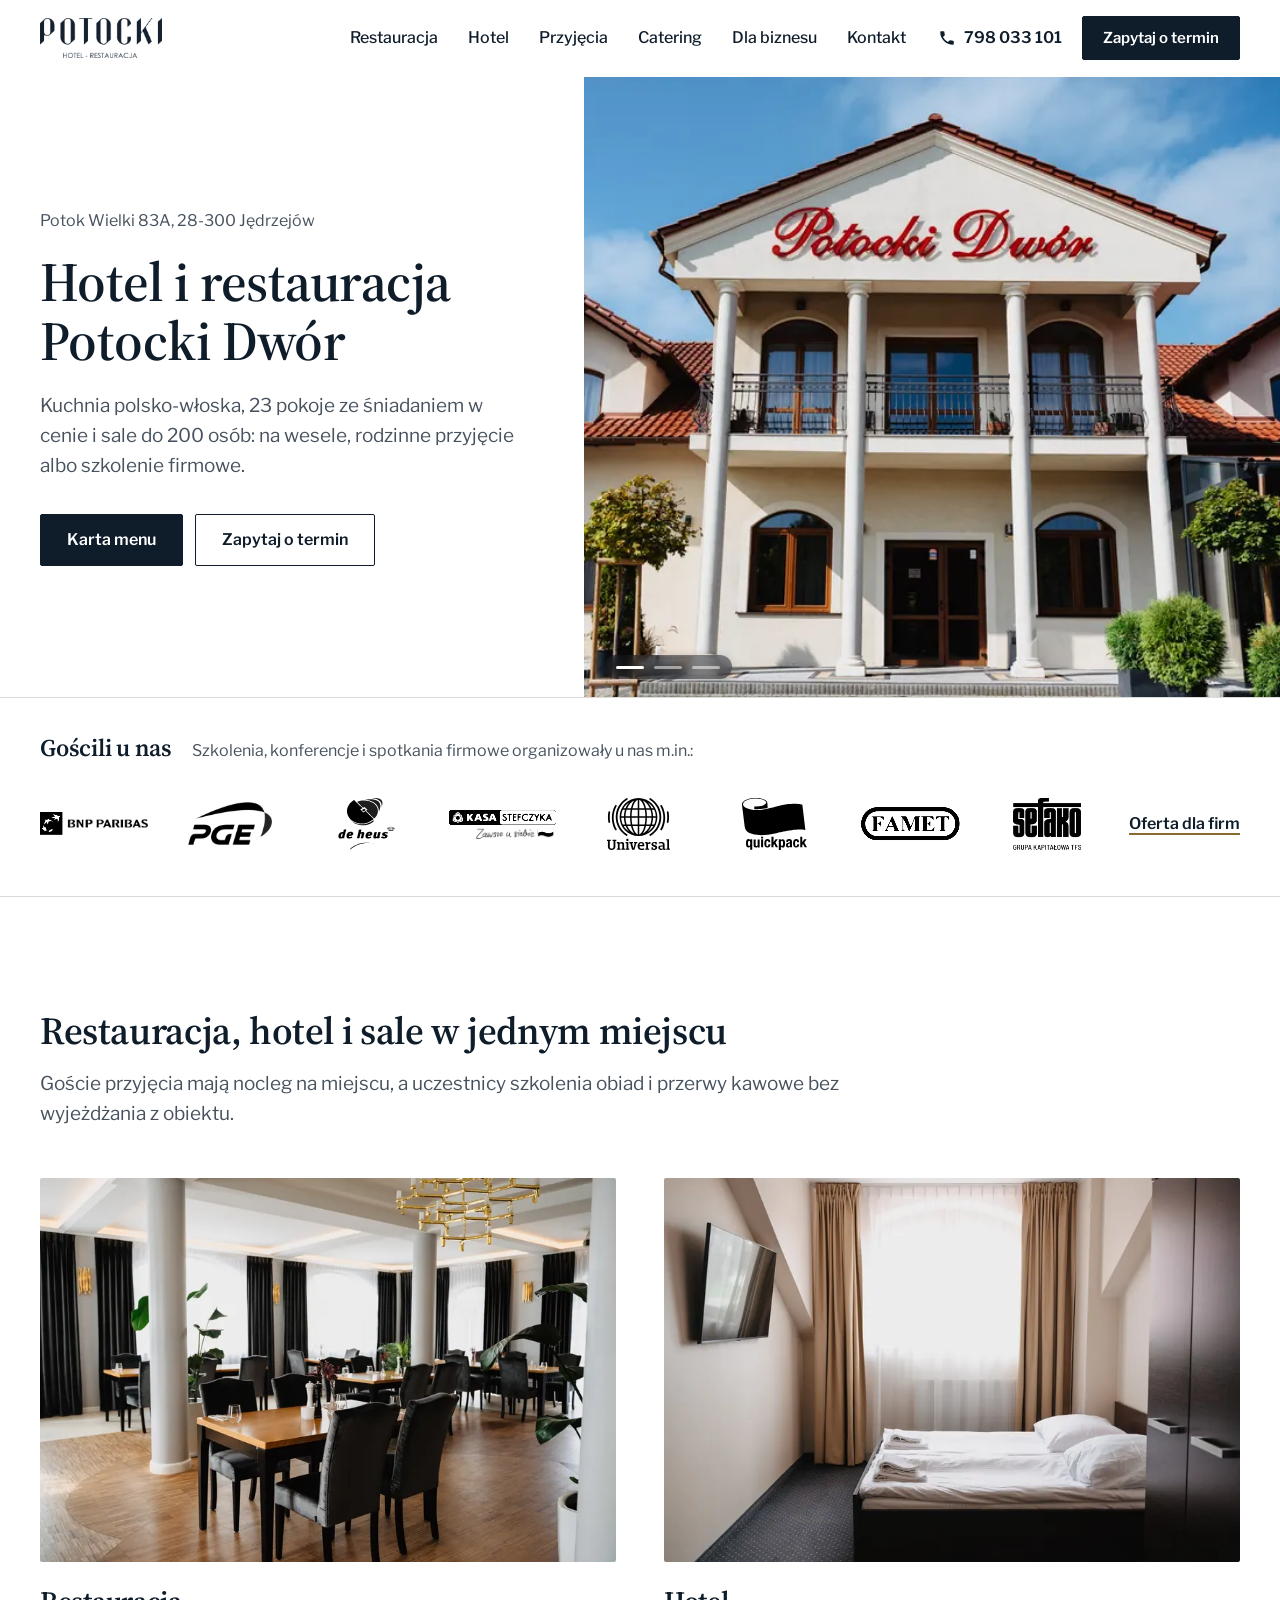
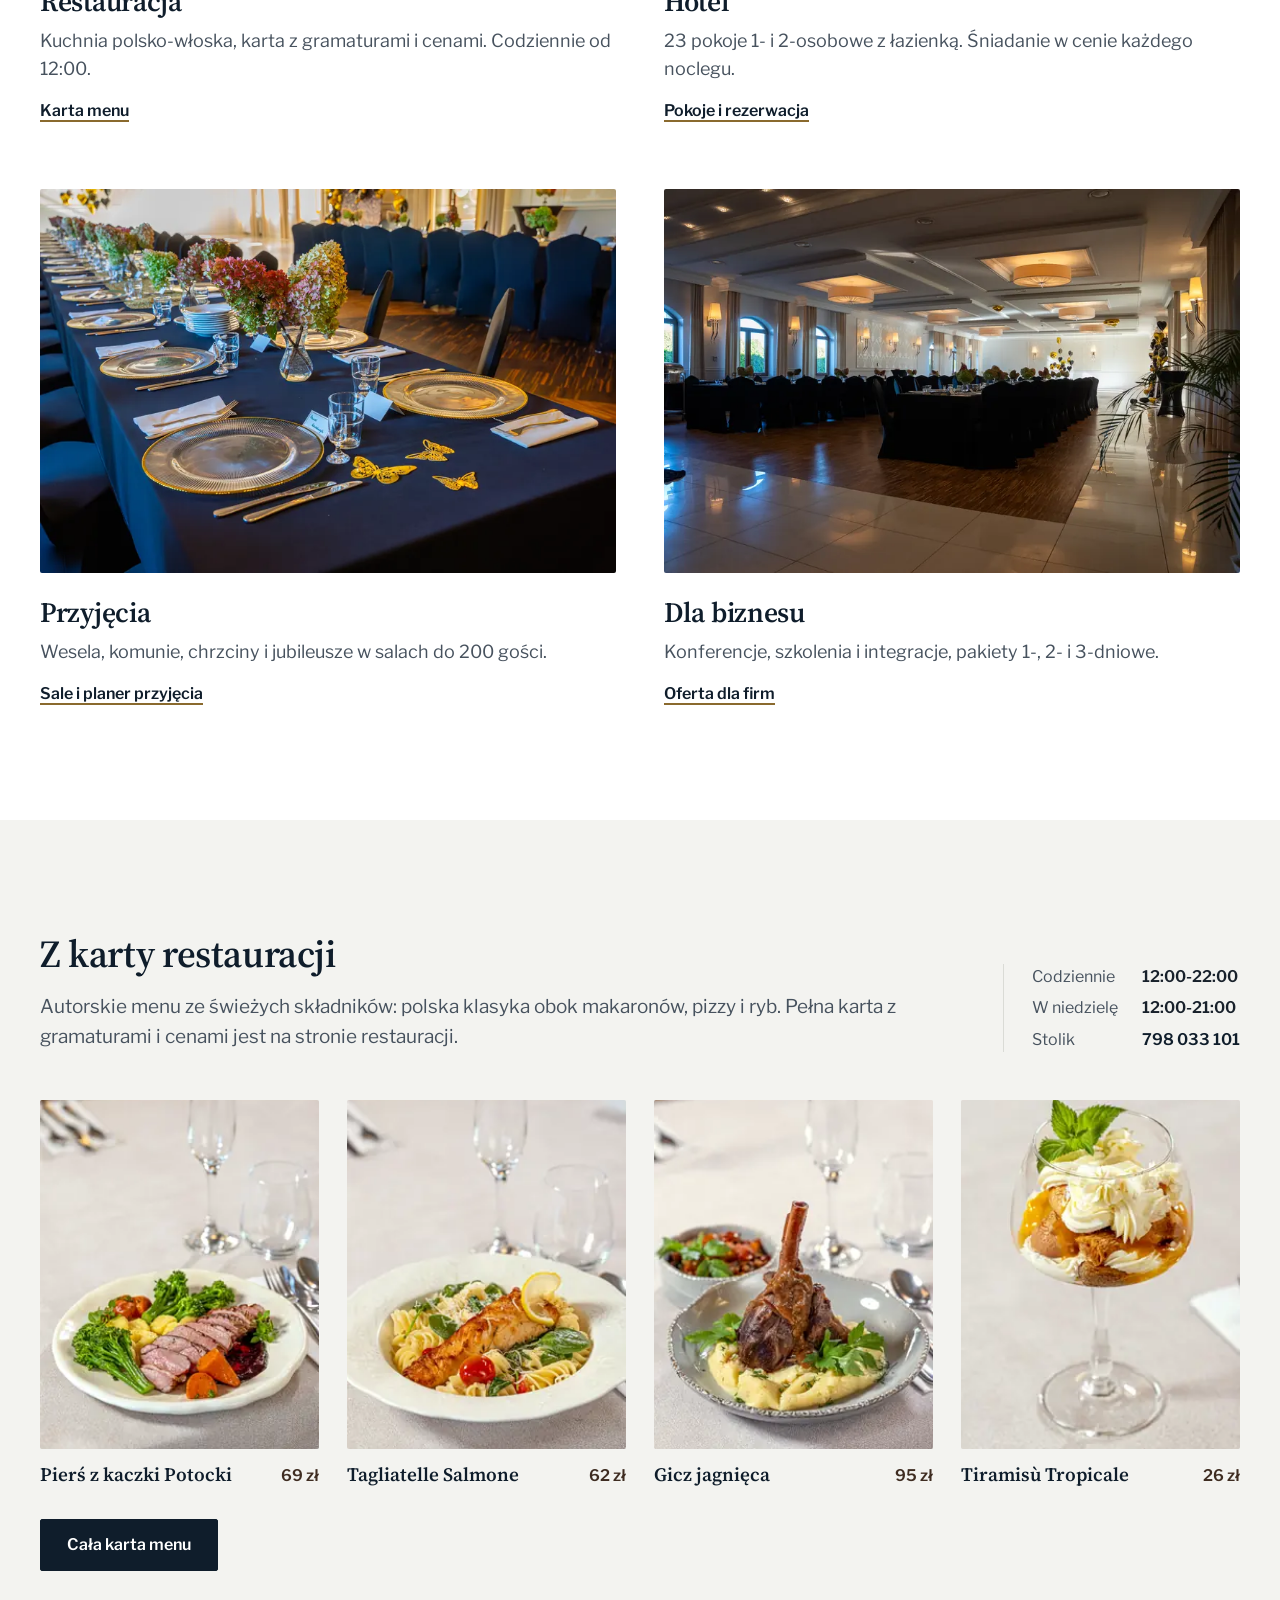
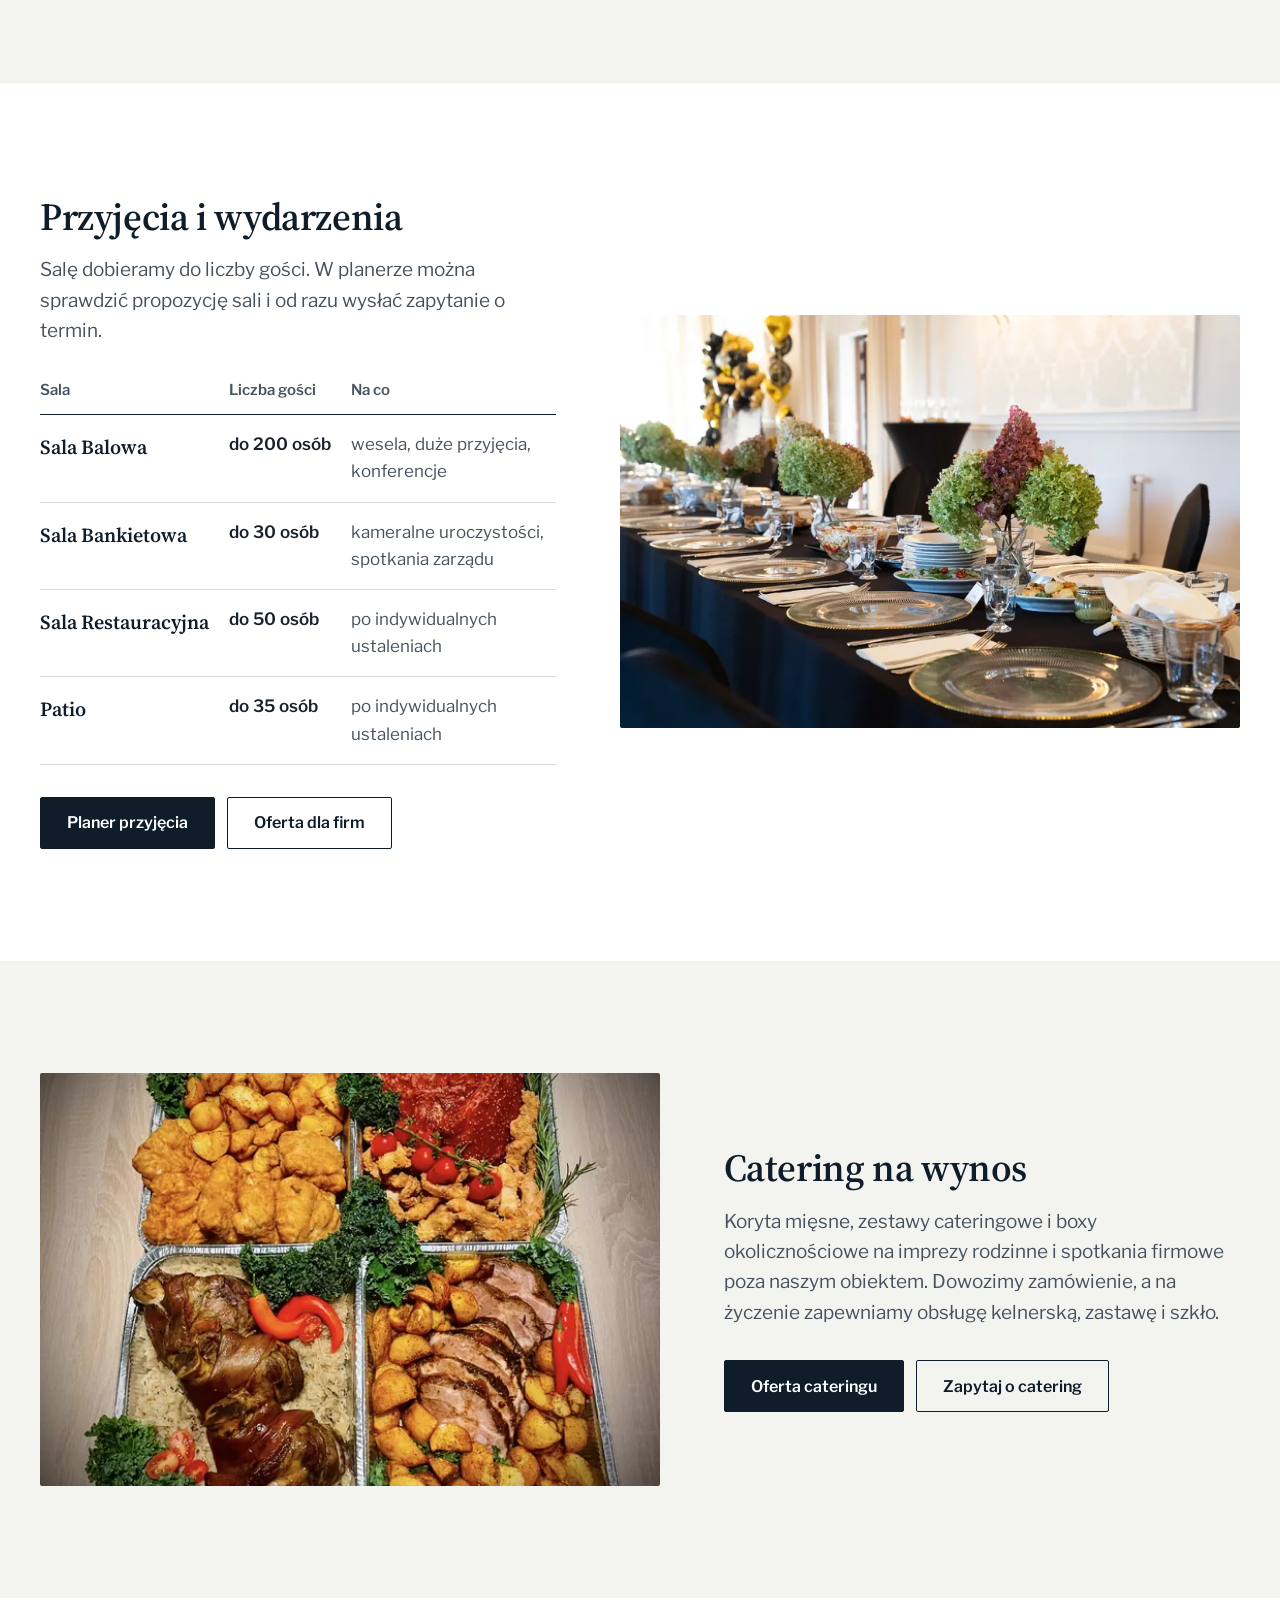
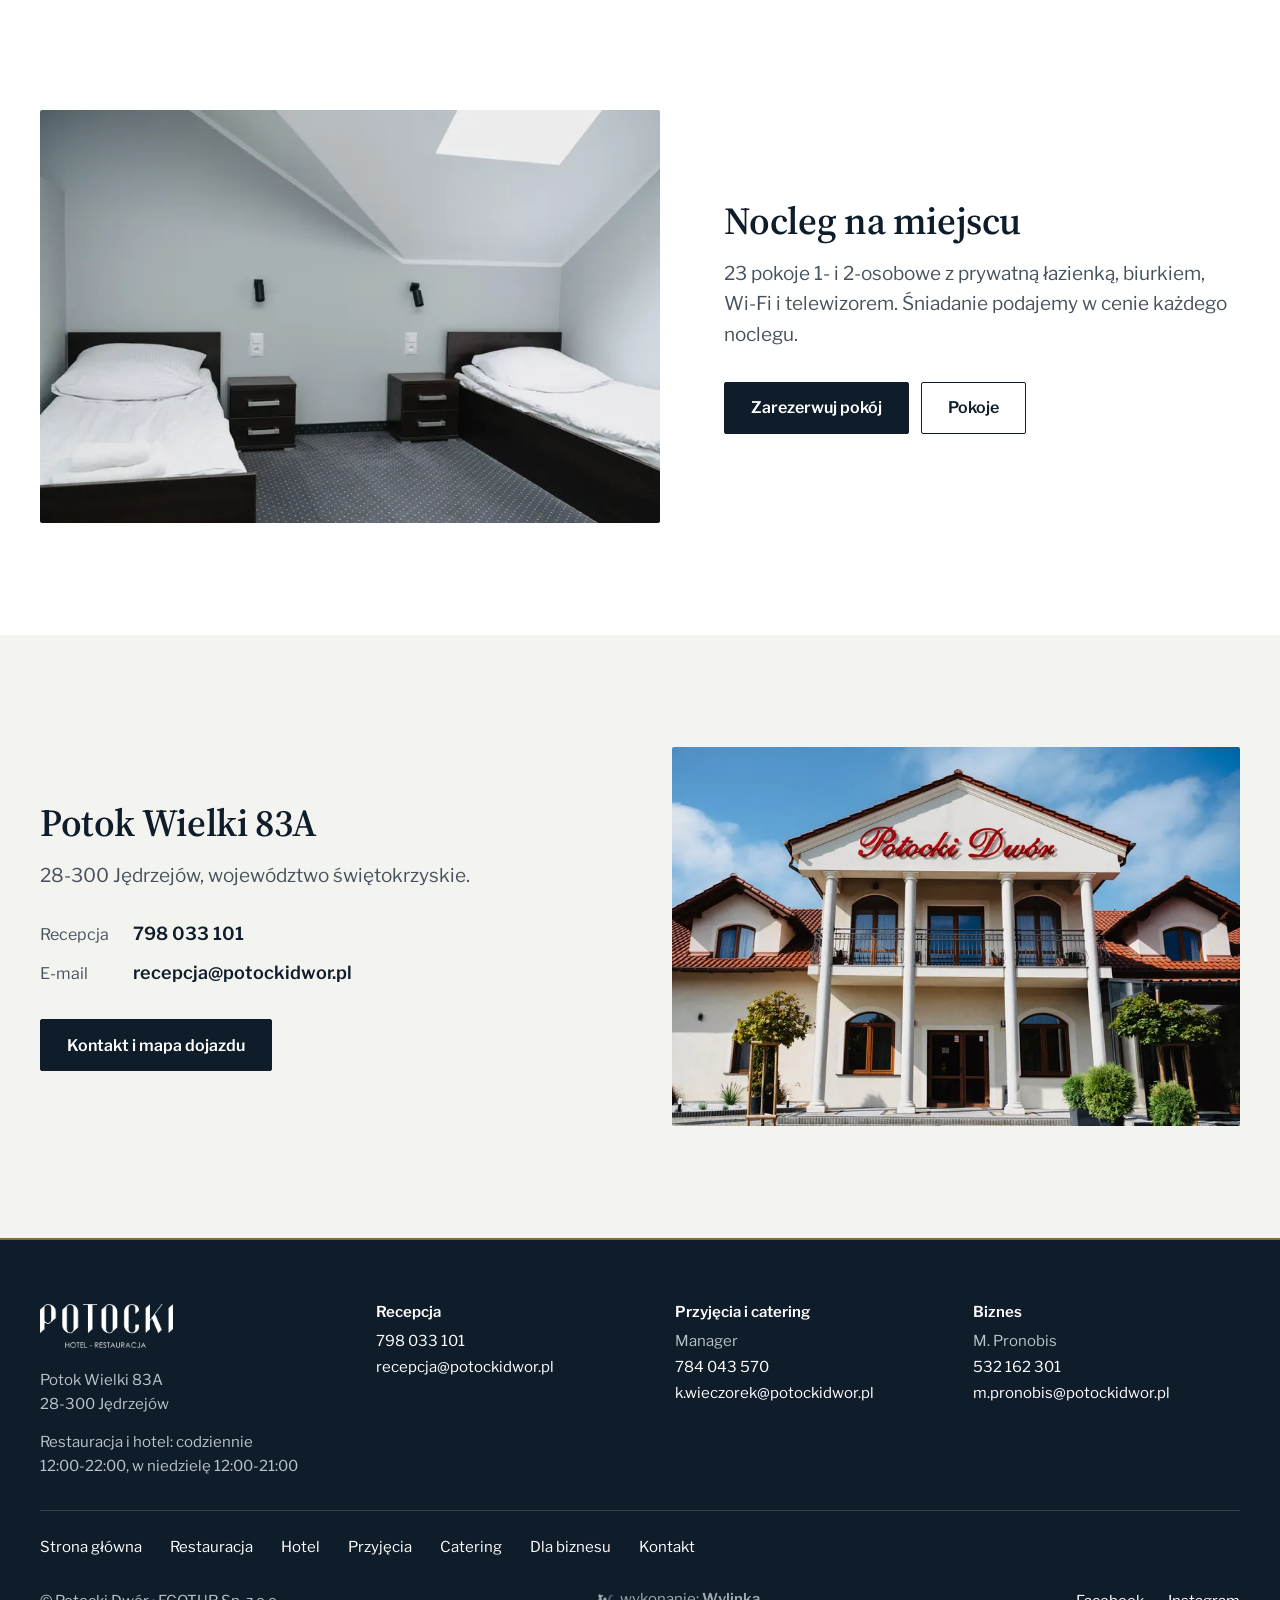
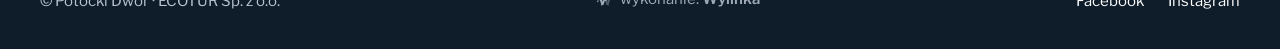
<file: index.html>
<!doctype html>
<html lang="pl">
<head>
<meta charset="utf-8">
<meta name="viewport" content="width=device-width, initial-scale=1, viewport-fit=cover">
<title>Hotel i restauracja Jędrzejów - Potocki Dwór w Potoku Wielkim</title>
<meta name="description" content="Hotel i restauracja Potocki Dwór pod Jędrzejowem (Potok Wielki 83A): kuchnia polsko-włoska, 23 pokoje ze śniadaniem, sala weselna do 200 osób, konferencje.">
<!-- PODGLĄD (GitHub Pages): noindex. Wersja produkcyjna: build.py --prod (canonical https://potockidwor.pl/) -->
<meta name="robots" content="noindex, nofollow">
<meta property="og:type" content="website">
<meta property="og:locale" content="pl_PL">
<meta property="og:site_name" content="Potocki Dwór">
<meta property="og:title" content="Hotel i restauracja Jędrzejów - Potocki Dwór w Potoku Wielkim">
<meta property="og:description" content="Hotel i restauracja Potocki Dwór pod Jędrzejowem (Potok Wielki 83A): kuchnia polsko-włoska, 23 pokoje ze śniadaniem, sala weselna do 200 osób, konferencje.">
<meta property="og:url" content="https://wylinka-podglad.pl/potocki-www/">
<meta property="og:image" content="https://wylinka-podglad.pl/potocki-www/assets/img/og/og-fasada.jpg">
<meta property="og:image:width" content="1200">
<meta property="og:image:height" content="630">
<meta property="og:image:alt" content="Potocki Dwór - hotel i restauracja w Potoku Wielkim pod Jędrzejowem">
<meta name="twitter:card" content="summary_large_image">
<meta name="theme-color" content="#ffffff">
<link rel="icon" href="favicon.ico" sizes="32x32">
<link rel="icon" type="image/png" href="assets/img/favicon.png">
<link rel="apple-touch-icon" href="assets/img/apple-touch-icon.png">
<link rel="manifest" href="site.webmanifest">
<link rel="preconnect" href="https://fonts.googleapis.com"><link rel="preconnect" href="https://fonts.gstatic.com" crossorigin>
<link rel="preload" as="style" href="https://fonts.googleapis.com/css2?family=Source+Serif+4:opsz,wght@8..60,600;8..60,700&family=Libre+Franklin:wght@400;500;600&display=swap" onload="this.onload=null;this.rel='stylesheet'"><noscript><link rel="stylesheet" href="https://fonts.googleapis.com/css2?family=Source+Serif+4:opsz,wght@8..60,600;8..60,700&family=Libre+Franklin:wght@400;500;600&display=swap"></noscript>

<link rel="stylesheet" href="assets/css/style.css?v=11">
<link rel="preload" as="image" href="assets/img/fasada-1600.webp" imagesrcset="assets/img/fasada-800.webp 800w, assets/img/fasada-1600.webp 1600w" imagesizes="(max-width:760px) 100vw, 60vw">
<script type="application/ld+json">{"@context":"https://schema.org","@graph":[{"@type":"WebSite","@id":"https://potockidwor.pl/#www","url":"https://potockidwor.pl/","name":"Potocki Dwór","inLanguage":"pl","publisher":{"@id":"https://potockidwor.pl/#firma"}},{"@type":"LocalBusiness","@id":"https://potockidwor.pl/#firma","name":"Potocki Dwór","alternateName":"Hotel i Restauracja Potocki Dwór","legalName":"ECOTUR Sp. z o.o.","url":"https://potockidwor.pl/","logo":"https://potockidwor.pl/assets/img/logo-granat.png","image":"https://potockidwor.pl/assets/img/og/og-fasada.jpg","description":"Hotel, restauracja i sale na przyjęcia oraz konferencje w Potoku Wielkim pod Jędrzejowem.","telephone":"+48798033101","email":"recepcja@potockidwor.pl","address":{"@type":"PostalAddress","streetAddress":"Potok Wielki 83A","postalCode":"28-300","addressLocality":"Jędrzejów","addressRegion":"świętokrzyskie","addressCountry":"PL"},"geo":{"@type":"GeoCoordinates","latitude":50.6085192,"longitude":20.2364365},"hasMap":"https://www.openstreetmap.org/way/522990394","areaServed":["Jędrzejów","powiat jędrzejowski","województwo świętokrzyskie"],"openingHoursSpecification":[{"@type":"OpeningHoursSpecification","dayOfWeek":["Monday","Tuesday","Wednesday","Thursday","Friday","Saturday"],"opens":"12:00","closes":"22:00"},{"@type":"OpeningHoursSpecification","dayOfWeek":"Sunday","opens":"12:00","closes":"21:00"}],"sameAs":["https://www.facebook.com/PotockiDwor","https://www.instagram.com/potocki_dwor/"],"vatID":"PL6562331030","taxID":"6562331030","contactPoint":[{"@type":"ContactPoint","contactType":"recepcja i rezerwacje","telephone":"+48798033101","email":"recepcja@potockidwor.pl","availableLanguage":"pl"},{"@type":"ContactPoint","contactType":"przyjęcia i wesela","telephone":"+48784043570","email":"k.wieczorek@potockidwor.pl","availableLanguage":"pl"},{"@type":"ContactPoint","contactType":"oferta dla firm","telephone":"+48532162301","email":"m.pronobis@potockidwor.pl","availableLanguage":"pl"}],"department":[{"@id":"https://potockidwor.pl/#hotel"},{"@id":"https://potockidwor.pl/#restauracja"},{"@id":"https://potockidwor.pl/#sale"},{"@id":"https://potockidwor.pl/#catering"}],"makesOffer":{"@type":"Offer","itemOffered":{"@id":"https://potockidwor.pl/#catering"}}},{"@type":"Hotel","@id":"https://potockidwor.pl/#hotel","name":"Hotel Potocki Dwór","url":"https://potockidwor.pl/hotel/","telephone":"+48798033101","email":"recepcja@potockidwor.pl","address":{"@type":"PostalAddress","streetAddress":"Potok Wielki 83A","postalCode":"28-300","addressLocality":"Jędrzejów","addressRegion":"świętokrzyskie","addressCountry":"PL"},"geo":{"@type":"GeoCoordinates","latitude":50.6085192,"longitude":20.2364365},"image":["https://potockidwor.pl/assets/img/og/og-pokoj-dbl.jpg","https://potockidwor.pl/assets/img/og/og-fasada.jpg"],"sameAs":["https://www.facebook.com/PotockiDwor","https://www.instagram.com/potocki_dwor/"],"description":"23 pokoje 1- i 2-osobowe z łazienką, biurkiem, Wi-Fi i TV, śniadanie w cenie noclegu.","numberOfRooms":23,"parentOrganization":{"@id":"https://potockidwor.pl/#firma"},"amenityFeature":[{"@type":"LocationFeatureSpecification","name":"Śniadanie w cenie noclegu","value":true},{"@type":"LocationFeatureSpecification","name":"Wi-Fi","value":true},{"@type":"LocationFeatureSpecification","name":"Telewizor","value":true},{"@type":"LocationFeatureSpecification","name":"Łazienka w pokoju","value":true},{"@type":"LocationFeatureSpecification","name":"Restauracja na miejscu","value":true},{"@type":"LocationFeatureSpecification","name":"Sale konferencyjne","value":true}]},{"@type":"Restaurant","@id":"https://potockidwor.pl/#restauracja","name":"Restauracja Potocki Dwór","url":"https://potockidwor.pl/restauracja/","telephone":"+48798033101","email":"recepcja@potockidwor.pl","address":{"@type":"PostalAddress","streetAddress":"Potok Wielki 83A","postalCode":"28-300","addressLocality":"Jędrzejów","addressRegion":"świętokrzyskie","addressCountry":"PL"},"geo":{"@type":"GeoCoordinates","latitude":50.6085192,"longitude":20.2364365},"image":"https://potockidwor.pl/assets/img/og/og-resto-sala.jpg","sameAs":["https://www.facebook.com/PotockiDwor","https://www.instagram.com/potocki_dwor/"],"servesCuisine":["polska","włoska"],"hasMenu":{"@id":"https://potockidwor.pl/restauracja/#menu"},"acceptsReservations":true,"openingHoursSpecification":[{"@type":"OpeningHoursSpecification","dayOfWeek":["Monday","Tuesday","Wednesday","Thursday","Friday","Saturday"],"opens":"12:00","closes":"22:00"},{"@type":"OpeningHoursSpecification","dayOfWeek":"Sunday","opens":"12:00","closes":"21:00"}],"parentOrganization":{"@id":"https://potockidwor.pl/#firma"}},{"@type":"EventVenue","@id":"https://potockidwor.pl/#sale","name":"Sale Potocki Dwór: wesela, przyjęcia, konferencje","url":"https://potockidwor.pl/przyjecia/","telephone":"+48784043570","address":{"@type":"PostalAddress","streetAddress":"Potok Wielki 83A","postalCode":"28-300","addressLocality":"Jędrzejów","addressRegion":"świętokrzyskie","addressCountry":"PL"},"geo":{"@type":"GeoCoordinates","latitude":50.6085192,"longitude":20.2364365},"image":"https://potockidwor.pl/assets/img/og/og-balowa-1.jpg","maximumAttendeeCapacity":200,"description":"Sala Balowa do 200 osób, Sala Bankietowa do 30 osób, Sala Restauracyjna do 50 i Patio do 35 osób po indywidualnych ustaleniach.","containsPlace":[{"@type":"Place","name":"Sala Balowa","maximumAttendeeCapacity":200},{"@type":"Place","name":"Sala Bankietowa","maximumAttendeeCapacity":30},{"@type":"Place","name":"Sala Restauracyjna","maximumAttendeeCapacity":50},{"@type":"Place","name":"Patio","maximumAttendeeCapacity":35}],"parentOrganization":{"@id":"https://potockidwor.pl/#firma"}},{"@type":"WebPage","@id":"https://potockidwor.pl/#strona","url":"https://potockidwor.pl/","name":"Hotel i restauracja Jędrzejów - Potocki Dwór w Potoku Wielkim","description":"Hotel i restauracja Potocki Dwór pod Jędrzejowem (Potok Wielki 83A): kuchnia polsko-włoska, 23 pokoje ze śniadaniem, sala weselna do 200 osób, konferencje.","inLanguage":"pl","isPartOf":{"@id":"https://potockidwor.pl/#www"},"primaryImageOfPage":"https://potockidwor.pl/assets/img/og/og-fasada.jpg"}]}</script>
<script defer src="assets/js/config.js?v=11"></script>
<!-- POMIAR: GA4 + Meta Pixel ładowane przez assets/js/app.js (zgody, Consent Mode v2) dopiero po wpisaniu identyfikatorów w config.js -->
</head>
<body data-strona="start" data-root="">
<a class="pomin" href="#tresc">Przejdź do treści</a>
<header class="gora">
  <div class="wrap gora-in">
    <a class="logo" href="" aria-label="Potocki Dwór - strona główna"><img src="assets/img/logo-granat.png" width="720" height="237" alt="Potocki Hotel - Restauracja"></a>
    <nav class="menu" aria-label="Menu główne"><a href="restauracja/">Restauracja</a><a href="hotel/">Hotel</a><a href="przyjecia/">Przyjęcia</a><a href="catering/">Catering</a><a href="dla-biznesu/">Dla biznesu</a><a href="kontakt/">Kontakt</a></nav>
    <div class="gora-akcje">
      <a class="tel" href="tel:+48798033101" data-ev="click_tel" aria-label="Zadzwoń: 798 033 101"><svg viewBox="0 0 24 24" aria-hidden="true"><path d="M6.6 10.8a15.1 15.1 0 0 0 6.6 6.6l2.2-2.2a1 1 0 0 1 1-.25 11.4 11.4 0 0 0 3.6.57 1 1 0 0 1 1 1V20a1 1 0 0 1-1 1A17 17 0 0 1 3 4a1 1 0 0 1 1-1h3.5a1 1 0 0 1 1 1c0 1.25.2 2.45.57 3.57a1 1 0 0 1-.25 1z"/></svg><span>798 033 101</span></a>
      <a class="btn btn-glowny btn-maly gora-cta" href="przyjecia/#planer">Zapytaj o termin</a>
      <button class="ham" type="button" aria-label="Menu" aria-expanded="false" aria-controls="panel"><span></span></button>
    </div>
  </div>
</header>
<div class="panel" id="panel">
  <a class="poz" href="">Strona główna</a><a class="poz" href="restauracja/">Restauracja</a><a class="poz" href="hotel/">Hotel</a><a class="poz" href="przyjecia/">Przyjęcia</a><a class="poz" href="catering/">Catering</a><a class="poz" href="dla-biznesu/">Dla biznesu</a><a class="poz" href="kontakt/">Kontakt</a>
  <a class="panel-tel" href="tel:+48798033101" data-ev="click_tel"><svg viewBox="0 0 24 24" aria-hidden="true"><path d="M6.6 10.8a15.1 15.1 0 0 0 6.6 6.6l2.2-2.2a1 1 0 0 1 1-.25 11.4 11.4 0 0 0 3.6.57 1 1 0 0 1 1 1V20a1 1 0 0 1-1 1A17 17 0 0 1 3 4a1 1 0 0 1 1-1h3.5a1 1 0 0 1 1 1c0 1.25.2 2.45.57 3.57a1 1 0 0 1-.25 1z"/></svg>798 033 101</a>
</div>
<main id="tresc">
<section class="hero">
  <div class="hero-tekst">
    <p class="hero-adres">Potok Wielki 83A, 28-300 Jędrzejów</p>
    <h1>Hotel i restauracja Potocki Dwór</h1>
    <p class="lead">Kuchnia polsko-włoska, 23 pokoje ze śniadaniem w cenie i sale do 200 osób: na wesele, rodzinne przyjęcie albo szkolenie firmowe.</p>
    <div class="hero-cta">
      <a class="btn btn-glowny" href="restauracja/#menu">Karta menu</a>
      <a class="btn btn-obrys" href="przyjecia/#planer">Zapytaj o termin</a>
    </div>
  </div>
  <figure class="hero-foto hero-pokaz" data-pokaz aria-roledescription="pokaz zdjęć" aria-label="Zdjęcia Potockiego Dworu">
    <img class="aktywne" src="assets/img/fasada-1600.webp" srcset="assets/img/fasada-800.webp 800w, assets/img/fasada-1600.webp 1600w" sizes="(max-width:760px) 100vw, 60vw" width="1600" height="1065" style="--poz:center 58%;--poz-tel:center 62%" alt="Potocki Dwór: biały budynek z kolumnami, balkonem i czerwonym dachem" fetchpriority="high">
    <img src="assets/img/balowa-1-1600.webp" srcset="assets/img/balowa-1-800.webp 800w, assets/img/balowa-1-1600.webp 1600w" sizes="(max-width:760px) 100vw, 60vw" width="1600" height="1067" style="--poz:center 62%;--poz-tel:center 60%" alt="Sala Balowa nakryta na przyjęcie: czarne pokrowce, złote podtalerze i hortensje" loading="lazy" decoding="async">
    <img src="assets/img/resto-sala-1600.webp" srcset="assets/img/resto-sala-800.webp 800w, assets/img/resto-sala-1600.webp 1600w" sizes="(max-width:760px) 100vw, 60vw" width="1600" height="1065" style="--poz:center 55%;--poz-tel:center 55%" alt="Sala restauracji z kolumnami i mosiężnym żyrandolem" loading="lazy" decoding="async">
    <div class="pokaz-wsk" role="group" aria-label="Wybór zdjęcia"><button type="button" aria-label="Zdjęcie 1 z 3: budynek" aria-current="true"></button><button type="button" aria-label="Zdjęcie 2 z 3: Sala Balowa"></button><button type="button" aria-label="Zdjęcie 3 z 3: restauracja"></button></div>
  </figure>
</section>

<section class="goscili-pasek" aria-labelledby="h-gosc-s">
  <div class="wrap">
    <div class="goscili-pasek-g">
      <h2 id="h-gosc-s">Gościli u nas</h2>
      <p>Szkolenia, konferencje i spotkania firmowe organizowały u nas m.in.:</p>
    </div>
      <!--GOSCILI8 (generuje _narzedzia/goscili.py)-->
      <ul class="goscili-rzad" aria-label="Wybrane firmy i instytucje, które u nas gościły"><li><img src="assets/img/goscili/bnp-paribas.webp" alt="BNP Paribas" width="153" height="32" style="--h:32;--b:0.85" loading="lazy" decoding="async"></li><li><img src="assets/img/goscili/pge.webp" alt="PGE" width="93" height="48" style="--h:48;--b:0.75" loading="lazy" decoding="async"></li><li><img src="assets/img/goscili/de-heus.svg" alt="De Heus" width="64" height="58" style="--h:58;--b:0.6" loading="lazy" decoding="async"></li><li><img src="assets/img/goscili/kasa-stefczyka.webp" alt="Kasa Stefczyka" width="160" height="44" style="--h:44;--b:0.85" loading="lazy" decoding="async"></li><li><img src="assets/img/goscili/universal.svg" alt="Universal" width="71" height="58" style="--h:58;--b:0.85" loading="lazy" decoding="async"></li><li><img src="assets/img/goscili/quickpack.svg" alt="Quickpack" width="73" height="58" style="--h:58;--b:0.85" loading="lazy" decoding="async"></li><li><img src="assets/img/goscili/famet.webp" alt="Famet" width="112" height="40" style="--h:40;--b:0.85" loading="lazy" decoding="async"></li><li><img src="assets/img/goscili/sefako.webp" alt="Sefako" width="77" height="58" style="--h:58;--b:0.55" loading="lazy" decoding="async"></li><li class="goscili-link"><a href="dla-biznesu/#goscili">Oferta dla firm</a></li></ul>
      <!--/GOSCILI8-->
  </div>
</section>

<section class="sekcja" aria-labelledby="h-oferta">
  <div class="wrap">
    <div class="naglowek">
      <h2 id="h-oferta">Restauracja, hotel i sale w jednym miejscu</h2>
      <p class="lead-s">Goście przyjęcia mają nocleg na miejscu, a uczestnicy szkolenia obiad i przerwy kawowe bez wyjeżdżania z obiektu.</p>
    </div>
    <div class="dzialy">
      <a class="dzial" href="restauracja/">
        <img src="assets/img/resto-sala-800.webp" srcset="assets/img/resto-sala-800.webp 800w, assets/img/resto-sala-1600.webp 1600w" sizes="(max-width:760px) 100vw, 50vw" alt="Sala restauracji z kolumnami i mosiężnym żyrandolem" loading="lazy" width="800" height="532">
        <h3>Restauracja</h3>
        <p>Kuchnia <span class="nw">polsko-włoska</span>, karta z gramaturami i cenami. Codziennie od 12:00.</p>
        <span class="dzial-link">Karta menu</span>
      </a>
      <a class="dzial" href="hotel/">
        <img src="assets/img/pokoj-dbl-800.webp" srcset="assets/img/pokoj-dbl-800.webp 800w, assets/img/pokoj-dbl-1600.webp 1600w" sizes="(max-width:760px) 100vw, 50vw" alt="Pokój z łóżkiem małżeńskim" loading="lazy" width="800" height="532">
        <h3>Hotel</h3>
        <p>23 pokoje 1- i 2-osobowe z łazienką. Śniadanie w cenie każdego noclegu.</p>
        <span class="dzial-link">Pokoje i rezerwacja</span>
      </a>
      <a class="dzial" href="przyjecia/">
        <img src="assets/img/balowa-stol-800.webp" srcset="assets/img/balowa-stol-800.webp 800w, assets/img/balowa-stol-1600.webp 1600w" sizes="(max-width:760px) 100vw, 50vw" alt="Nakryty stół na przyjęcie w Sali Balowej" loading="lazy" width="800" height="533">
        <h3>Przyjęcia</h3>
        <p>Wesela, komunie, chrzciny i jubileusze w salach do 200 gości.</p>
        <span class="dzial-link">Sale i planer przyjęcia</span>
      </a>
      <a class="dzial" href="dla-biznesu/">
        <img src="assets/img/balowa-2-800.webp" srcset="assets/img/balowa-2-800.webp 800w, assets/img/balowa-2-1600.webp 1600w" sizes="(max-width:760px) 100vw, 50vw" alt="Sala Balowa przygotowana na wydarzenie" loading="lazy" width="800" height="533">
        <h3>Dla biznesu</h3>
        <p>Konferencje, szkolenia i integracje, pakiety 1-, 2- i 3-dniowe.</p>
        <span class="dzial-link">Oferta dla firm</span>
      </a>
    </div>
  </div>
</section>

<section class="sekcja tlo2" aria-labelledby="h-kuchnia">
  <div class="wrap">
    <div class="naglowek naglowek-bok">
      <div>
        <h2 id="h-kuchnia">Z karty restauracji</h2>
        <p class="lead-s">Autorskie menu ze świeżych składników: polska klasyka obok makaronów, pizzy i ryb. Pełna karta z gramaturami i cenami jest na stronie restauracji.</p>
      </div>
      <dl class="godziny">
        <dt>Codziennie</dt><dd>12:00-22:00</dd>
        <dt>W niedzielę</dt><dd>12:00-21:00</dd>
        <dt>Stolik</dt><dd><a href="tel:+48798033101" data-ev="click_tel">798 033 101</a></dd>
      </dl>
    </div>
    <div class="polecane" data-lb-grupa>
      <figure><button type="button" class="pf" data-lb data-src="assets/img/d-kaczka-1200.webp" data-opis="Pierś z kaczki Potocki - 69 zł"><img src="assets/img/d-kaczka-400.webp" alt="Pierś z kaczki Potocki" loading="lazy" width="400" height="600"></button><figcaption>Pierś z kaczki Potocki <span>69 zł</span></figcaption></figure>
      <figure><button type="button" class="pf" data-lb data-src="assets/img/d-tagliatelle-salmone-1200.webp" data-opis="Tagliatelle Salmone - 62 zł"><img src="assets/img/d-tagliatelle-salmone-400.webp" alt="Tagliatelle Salmone" loading="lazy" width="400" height="600"></button><figcaption>Tagliatelle Salmone <span>62 zł</span></figcaption></figure>
      <figure><button type="button" class="pf" data-lb data-src="assets/img/d-gicz-1200.webp" data-opis="Gicz jagnięca - 95 zł"><img src="assets/img/d-gicz-400.webp" alt="Gicz jagnięca" loading="lazy" width="400" height="600"></button><figcaption>Gicz jagnięca <span>95 zł</span></figcaption></figure>
      <figure><button type="button" class="pf" data-lb data-src="assets/img/d-tiramisu-1200.webp" data-opis="Tiramisù Tropicale - 26 zł"><img src="assets/img/d-tiramisu-400.webp" alt="Tiramisù Tropicale" loading="lazy" width="400" height="600"></button><figcaption>Tiramisù Tropicale <span>26 zł</span></figcaption></figure>
    </div>
    <div class="akcje"><a class="btn btn-glowny" href="restauracja/#menu">Cała karta menu</a></div>
  </div>
</section>

<section class="sekcja" aria-labelledby="h-sale">
  <div class="wrap dwie dwie-57">
    <div>
      <h2 id="h-sale">Przyjęcia i wydarzenia</h2>
      <p class="lead-s">Salę dobieramy do liczby gości. W planerze można sprawdzić propozycję sali i od razu wysłać zapytanie o termin.</p>
      <table class="tabela-sal">
        <thead><tr><th scope="col">Sala</th><th scope="col">Liczba gości</th><th scope="col">Na co</th></tr></thead>
        <tbody>
          <tr><th scope="row">Sala Balowa</th><td>do 200 osób</td><td>wesela, duże przyjęcia, konferencje</td></tr>
          <tr><th scope="row">Sala Bankietowa</th><td>do 30 osób</td><td>kameralne uroczystości, spotkania zarządu</td></tr>
          <tr><th scope="row">Sala Restauracyjna</th><td>do 50 osób</td><td>po indywidualnych ustaleniach</td></tr>
          <tr><th scope="row">Patio</th><td>do 35 osób</td><td>po indywidualnych ustaleniach</td></tr>
        </tbody>
      </table>
      <div class="akcje"><a class="btn btn-glowny" href="przyjecia/#planer">Planer przyjęcia</a><a class="btn btn-obrys" href="dla-biznesu/">Oferta dla firm</a></div>
    </div>
    <img class="foto-r" src="assets/img/balowa-stol3-800.webp" srcset="assets/img/balowa-stol3-800.webp 800w, assets/img/balowa-stol3-1600.webp 1600w" sizes="(max-width:1000px) 100vw, 50vw" alt="Stół w Sali Balowej z bukietami hortensji i złotymi podtalerzami" loading="lazy" width="800" height="533">
  </div>
</section>

<section class="sekcja tlo2" aria-labelledby="h-catering">
  <div class="wrap dwie dwie-75">
    <img class="foto-r" src="assets/img/c-box-goraco-600.webp" srcset="assets/img/c-box-goraco-600.webp 600w, assets/img/c-box-goraco-1400.webp 1400w" sizes="(max-width:1000px) 100vw, 40vw" alt="Box okolicznościowy na ciepło z golonką, żeberkami i stripsami" loading="lazy" width="600" height="600">
    <div>
      <h2 id="h-catering">Catering na wynos</h2>
      <p class="lead-s">Koryta mięsne, zestawy cateringowe i boxy okolicznościowe na imprezy rodzinne i spotkania firmowe poza naszym obiektem. Dowozimy zamówienie, a na życzenie zapewniamy obsługę kelnerską, zastawę i szkło.</p>
      <div class="akcje"><a class="btn btn-glowny" href="catering/">Oferta cateringu</a><a class="btn btn-obrys" href="catering/#zapytanie">Zapytaj o catering</a></div>
    </div>
  </div>
</section>

<section class="sekcja" aria-labelledby="h-hotel">
  <div class="wrap dwie dwie-75">
    <img class="foto-r" src="assets/img/pokoj-twin-800.webp" srcset="assets/img/pokoj-twin-800.webp 800w, assets/img/pokoj-twin-1600.webp 1600w" sizes="(max-width:1000px) 100vw, 40vw" alt="Pokój z dwoma łóżkami pod skosem" loading="lazy" width="800" height="532">
    <div>
      <h2 id="h-hotel">Nocleg na miejscu</h2>
      <p class="lead-s">23 pokoje 1- i 2-osobowe z prywatną łazienką, biurkiem, Wi-Fi i telewizorem. Śniadanie podajemy w cenie każdego noclegu.</p>
      <div class="akcje"><a class="btn btn-glowny" href="hotel/#rezerwacja">Zarezerwuj pokój</a><a class="btn btn-obrys" href="hotel/#pokoje">Pokoje</a></div>
    </div>
  </div>
</section>

<section class="sekcja tlo2" aria-labelledby="h-dojazd">
  <div class="wrap dwie">
    <div>
      <h2 id="h-dojazd">Potok Wielki 83A</h2>
      <p class="lead-s">28-300 Jędrzejów, województwo świętokrzyskie.</p>
      <dl class="dane">
        <dt>Recepcja</dt><dd><a href="tel:+48798033101" data-ev="click_tel">798 033 101</a></dd>
        <dt>E-mail</dt><dd><a href="mailto:recepcja@potockidwor.pl">recepcja@potockidwor.pl</a></dd>
      </dl>
      <div class="akcje"><a class="btn btn-glowny" href="kontakt/">Kontakt i mapa dojazdu</a></div>
    </div>
    <img class="foto-r" src="assets/img/fasada-800.webp" srcset="assets/img/fasada-800.webp 800w, assets/img/fasada-1600.webp 1600w" sizes="(max-width:1000px) 100vw, 50vw" alt="Biała fasada Potockiego Dworu z kolumnami i balkonem" loading="lazy" width="800" height="532">
  </div>
</section>

</main>
<footer class="stopka">
  <div class="wrap stopka-in">
    <div class="stopka-marka">
      <img class="stopka-logo" src="assets/img/logo-biale.png" width="720" height="238" alt="Potocki Hotel - Restauracja" loading="lazy">
      <p>Potok Wielki 83A<br>28-300 Jędrzejów</p>
      <p class="stopka-godz">Restauracja i hotel: codziennie <span class="nw">12:00-22:00</span>, w niedzielę <span class="nw">12:00-21:00</span></p>
    </div>
    <div class="stopka-kontakty">
      <div><h2>Recepcja</h2><p><a href="tel:+48798033101" data-ev="click_tel">798 033 101</a></p><p><a href="mailto:recepcja@potockidwor.pl">recepcja@potockidwor.pl</a></p></div>
      <div><h2>Przyjęcia i catering</h2><p>Manager</p><p><a href="tel:+48784043570" data-ev="click_tel">784 043 570</a></p><p><a href="mailto:k.wieczorek@potockidwor.pl">k.wieczorek@potockidwor.pl</a></p></div>
      <div><h2>Biznes</h2><p>M. Pronobis</p><p><a href="tel:+48532162301" data-ev="click_tel">532 162 301</a></p><p><a href="mailto:m.pronobis@potockidwor.pl">m.pronobis@potockidwor.pl</a></p></div>
    </div>
    <nav class="stopka-menu" aria-label="Menu w stopce"><a href="">Strona główna</a><a href="restauracja/">Restauracja</a><a href="hotel/">Hotel</a><a href="przyjecia/">Przyjęcia</a><a href="catering/">Catering</a><a href="dla-biznesu/">Dla biznesu</a><a href="kontakt/">Kontakt</a></nav>
  </div>
  <div class="wrap stopka-dol">
    <p>© Potocki Dwór · ECOTUR Sp. z o.o.</p>
    <a class="wylinka-badge" href="https://wylinka.pl/?utm_source=potockidwor.pl&amp;utm_medium=stopka&amp;utm_campaign=wykonanie" rel="noopener" title="Strona wykonana przez Wylinka"><svg viewBox="0 0 64 64" aria-hidden="true" focusable="false" fill="currentColor"><path d="M9.8 22.8l-1.2-7.9 2.2-3.7 15.5 4.6-.5 1.5-7.2 5.5 4.7 15.6 5-15.6 7 0 4.1 12.7-4.2-.9-2.6 1.8-.8-2.2-5.3 15.6-4.3 0 .4 .2-2.1 2.8-1.3-1.1 1.1-1.4-3.1 .2-.1-1.7 2.2-.1-5.7-16.5-4.8 .6-.8 3.1 0 .5-.3 .5 .8 2.2-1.6 .5-.4-1.3-.8 1.6-1.5-.8 .8-1.6-1.4 .6-.6-1.6 2.3-.8 .2-.4 1.3-4.8 5.9-.8-2.4-6.9zM15.2 13.7l-.1-.4-.4 .8-.1 .8 .1 1 .1 .4 .3 .7 .3-.9 .1-.7 0-.8z"/><path class="wy-pod" d="M37.1 49.8l-4.5-13.3 2.6-1.8 4.2 .9 .9 2.8 3-9.7 0-.5 .1-.8 3.2-8.4 .5-1 .6-1 .9-1.1 1.3-1 1.1-.7 1.4-.5 1.4-.3 .7 0 .9 0 1.2 .3 1.4 .6 .8 .5 .7 .7 .6 .7 .5 .9 .3 .9 .1 .9 0 .8-.2 .9-.5 .9-.5 .6-.7 .5-.7 .3-.1-.1 0-.1 .5-.5 .3-.7 .2-.5 0-.6-.1-.6-.3-.7-.4-.5-.4-.4-.5-.3-.6-.3-.7 0-.7 .1-.6 .1-.5 .4-.5 .5-.3 .5-.2 .7-.1 1.5-1.4 5.1-.8 3.3-.3 .7-.5 .7-6 17.5 1.9 .1-.1 1.7-3.1-.2 1.1 1.4-1.3 1.1-2.1-2.8 .4-.2z"/><path class="wy-old" d="M40.8 50l.4-.2-4.1 0-4.2-12.5 2.5-1.7 4.3 .9 .6 1.9 .6-1.6 0-.3 2.4-7.8 0-.5 .1-.8 3.2-8.4 .4-.8 .6-.9 .9-1.2 .9-.9 1.3-.8 1.4-.6 1.2-.3 1.4-.1 1.3 .1 .6 .2 .8 .3 1.1 .6 .9 .7 .7 .9 .5 .9 .3 .9 .1 1.1-.1 .9-.3 .9-.4 .7-.6 .7-.6 .4-.6 .2-.1-.1 0-.1 .5-.5 .3-.7 .2-.5 0-.5-.1-.6-.2-.6-.3-.5-.4-.5-.5-.3-.6-.3-.7-.1-.6 0-.6 .1-.6 .3-.6 .5-.3 .4-.2 .5-.1 .5-.1 1.5-1.4 5.1-.8 3.3-.3 .7-.5 .7-6 17.5 1.9 .1-.1 1.7-3.1-.2 1.1 1.4-1.3 1.1zM49.6 17.1l.6 1.7-1.5 1.9 .4 .4 1.8-2.1-.7-2.1zM48.1 28.3l.5 1.8-1.7 1.8 .4 .4 1.9-2-.6-2.2zM37.9 41.7l1.7-1.5-.4-.4-1.7 1.4zM42.6 38.7l-1.5 2.8 1.1 2-1.3 2.6 .5 .2 1.5-2.8-1.1-2 1.4-2.5z"/></svg><span>wykonanie: <b>Wylinka</b></span></a>
    <p class="social"><a href="https://www.facebook.com/PotockiDwor" target="_blank" rel="noopener">Facebook</a><a href="https://www.instagram.com/potocki_dwor/" target="_blank" rel="noopener">Instagram</a><button type="button" class="link-cookies" data-cookies-ustawienia hidden>Ustawienia plików cookies</button></p>
  </div>
</footer>
<div class="mob" aria-hidden="true"><a class="btn btn-obrys" href="tel:+48798033101" data-ev="click_tel" tabindex="-1">Zadzwoń</a><a class="btn btn-glowny" href="przyjecia/#planer" tabindex="-1">Zapytaj o termin</a></div>
<dialog class="lightbox" id="lightbox" aria-label="Powiększone zdjęcie"><button type="button" class="lb-zamknij" aria-label="Zamknij">×</button><button type="button" class="lb-nav lb-pop" aria-label="Poprzednie zdjęcie">‹</button><img alt=""><button type="button" class="lb-nav lb-nast" aria-label="Następne zdjęcie">›</button><p class="lb-opis"></p></dialog>


<script defer src="assets/js/app.js?v=11"></script>
</body>
</html>
</file>
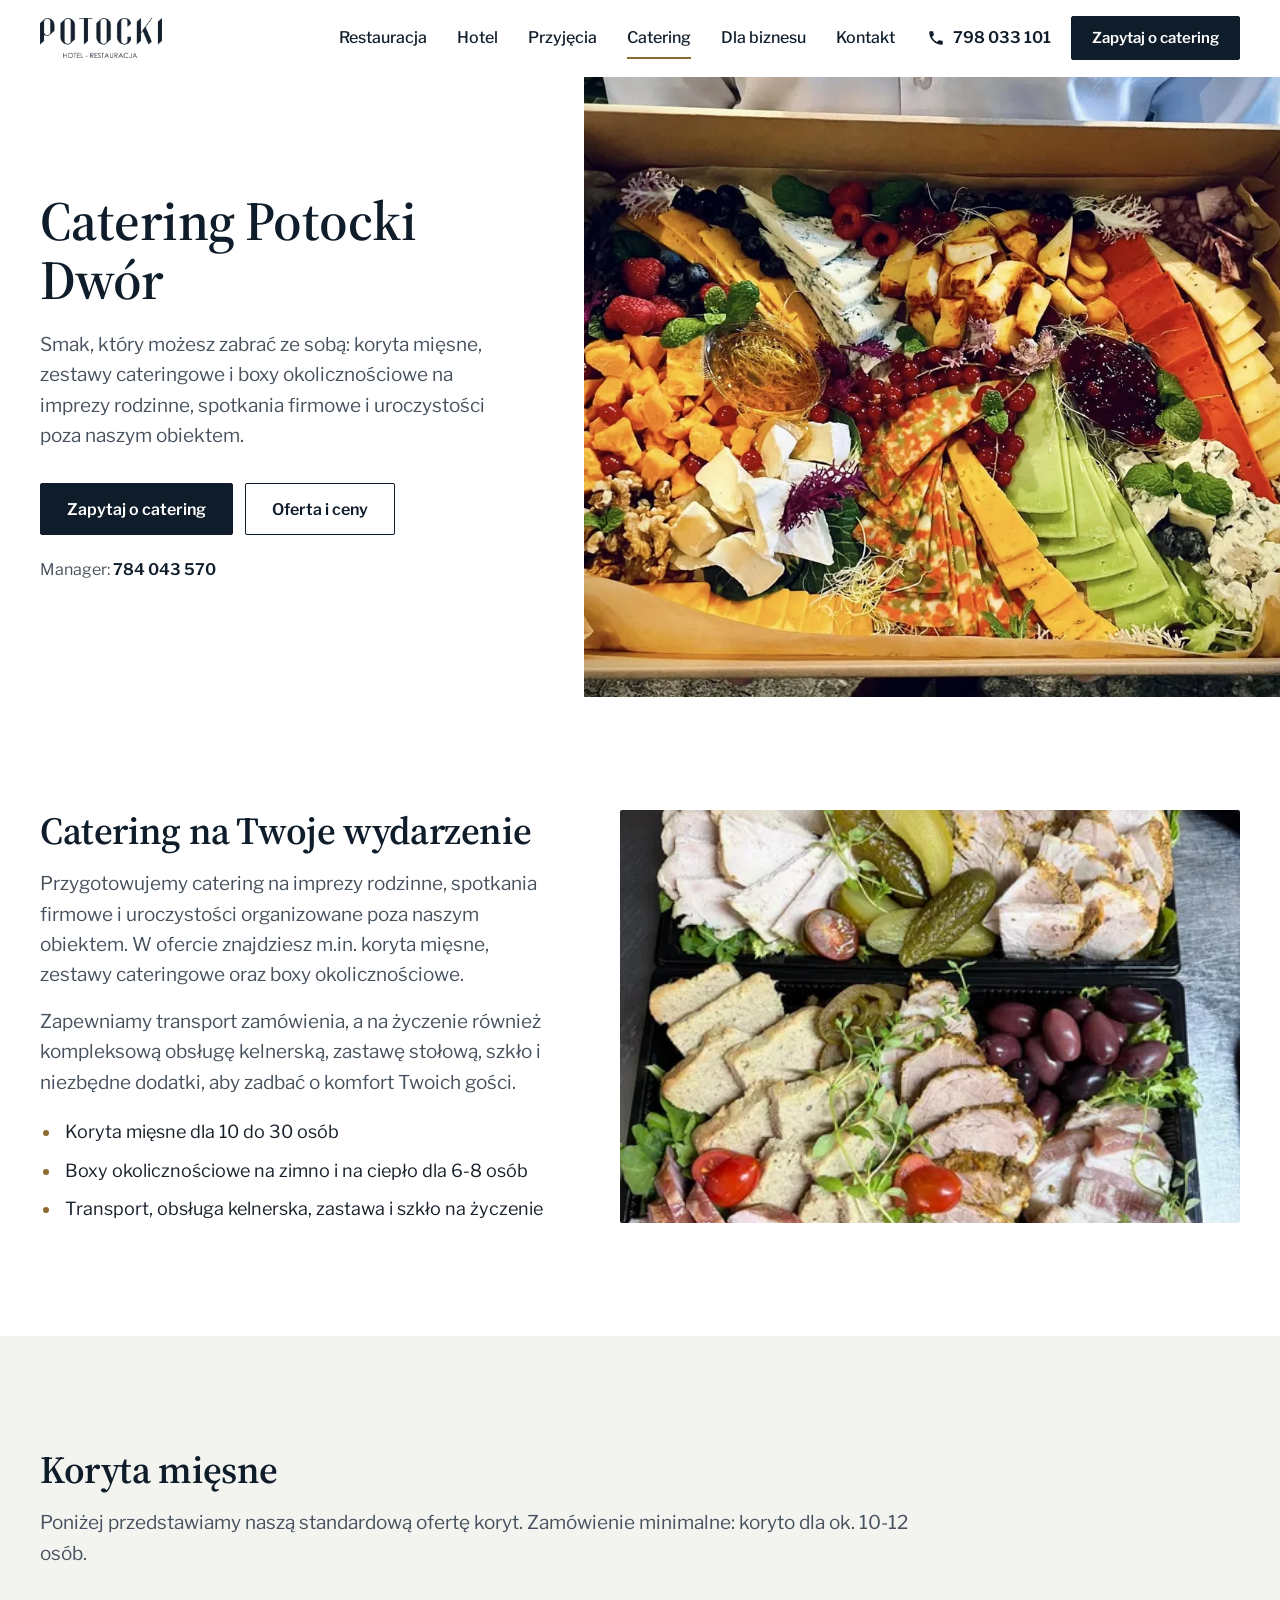
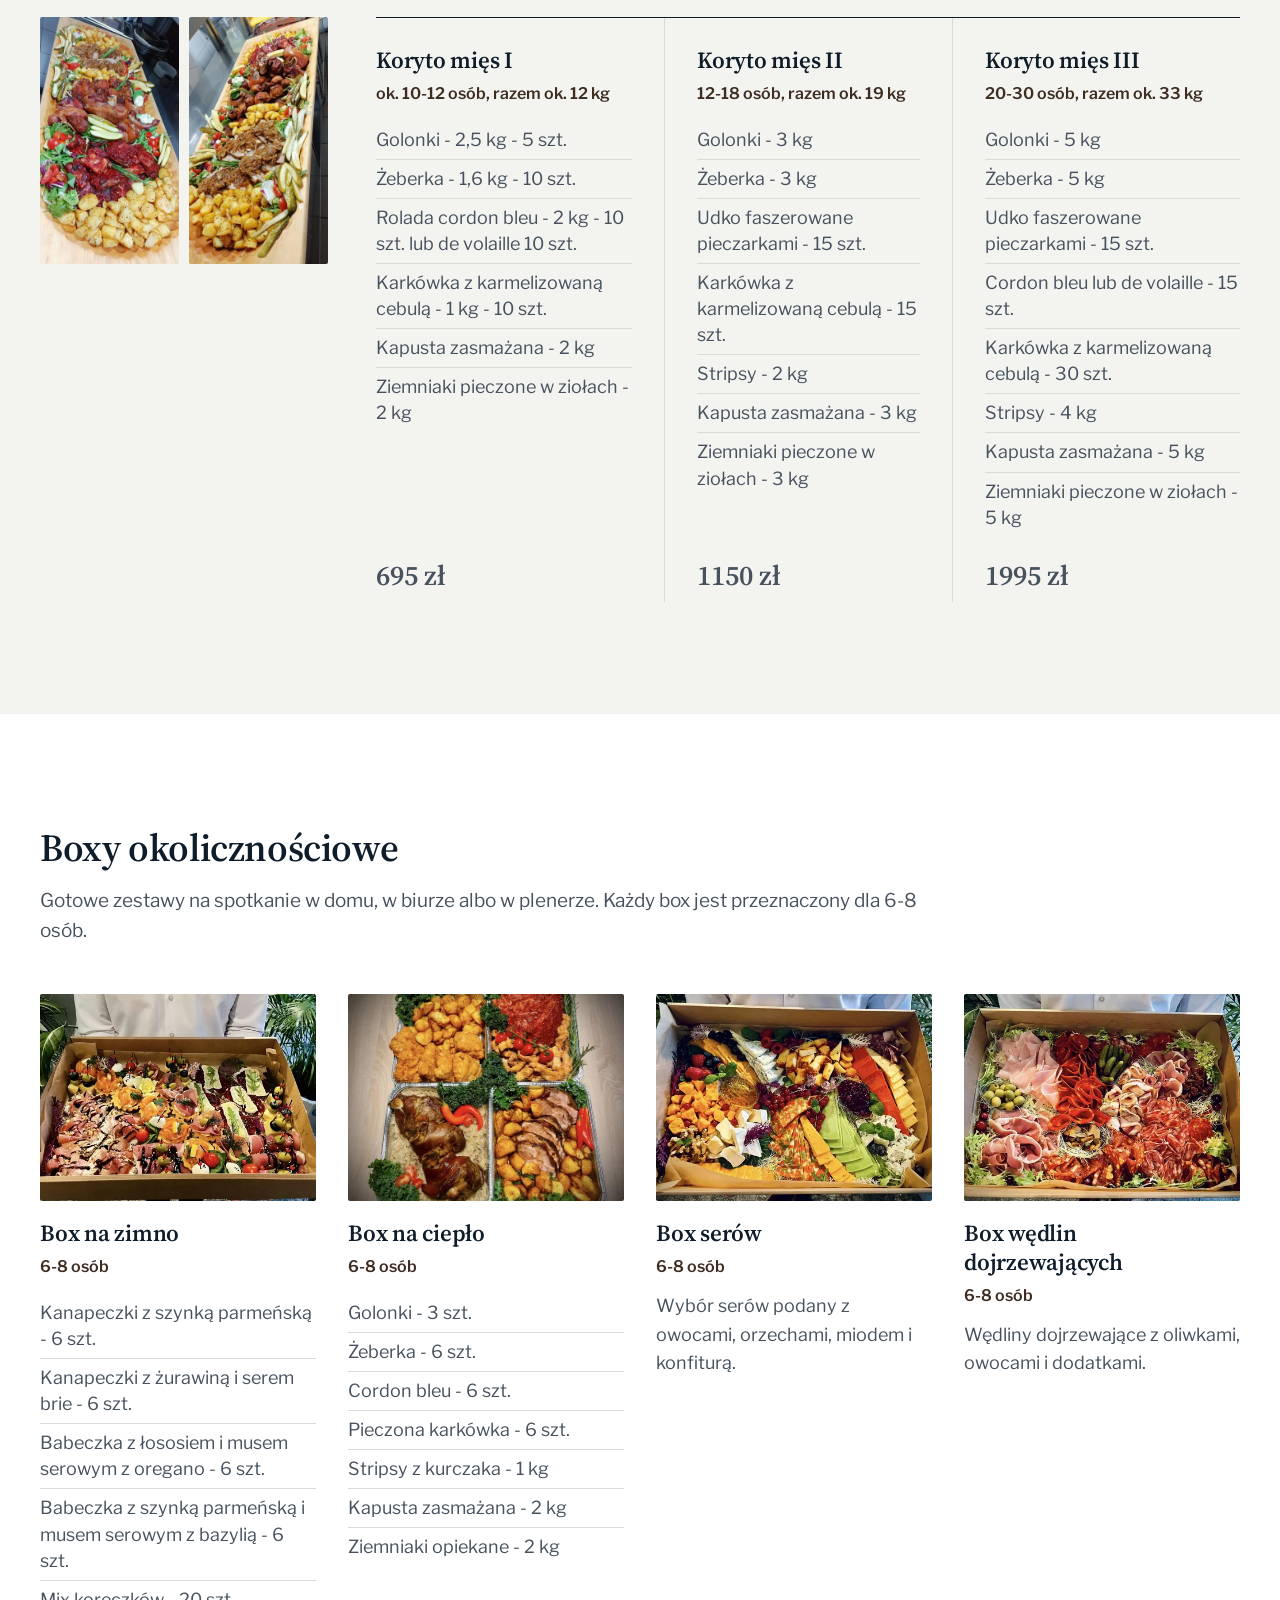
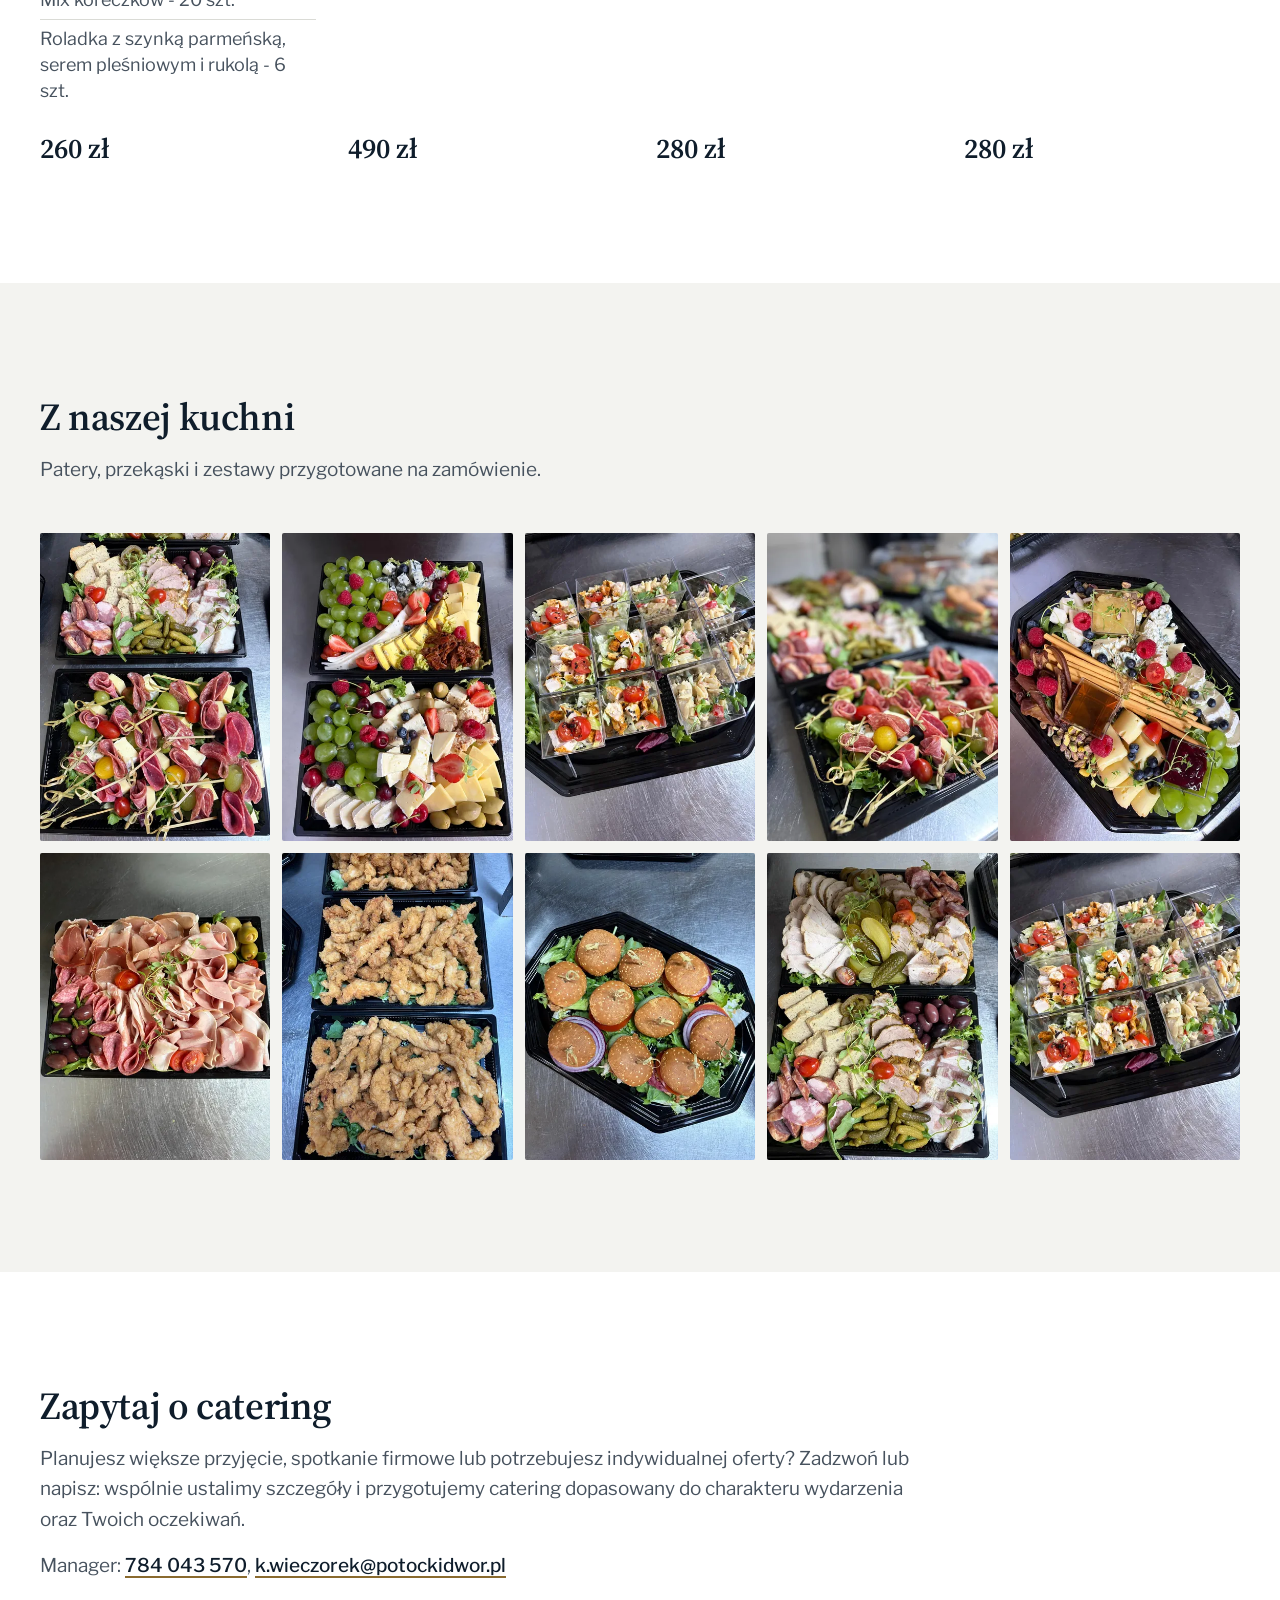
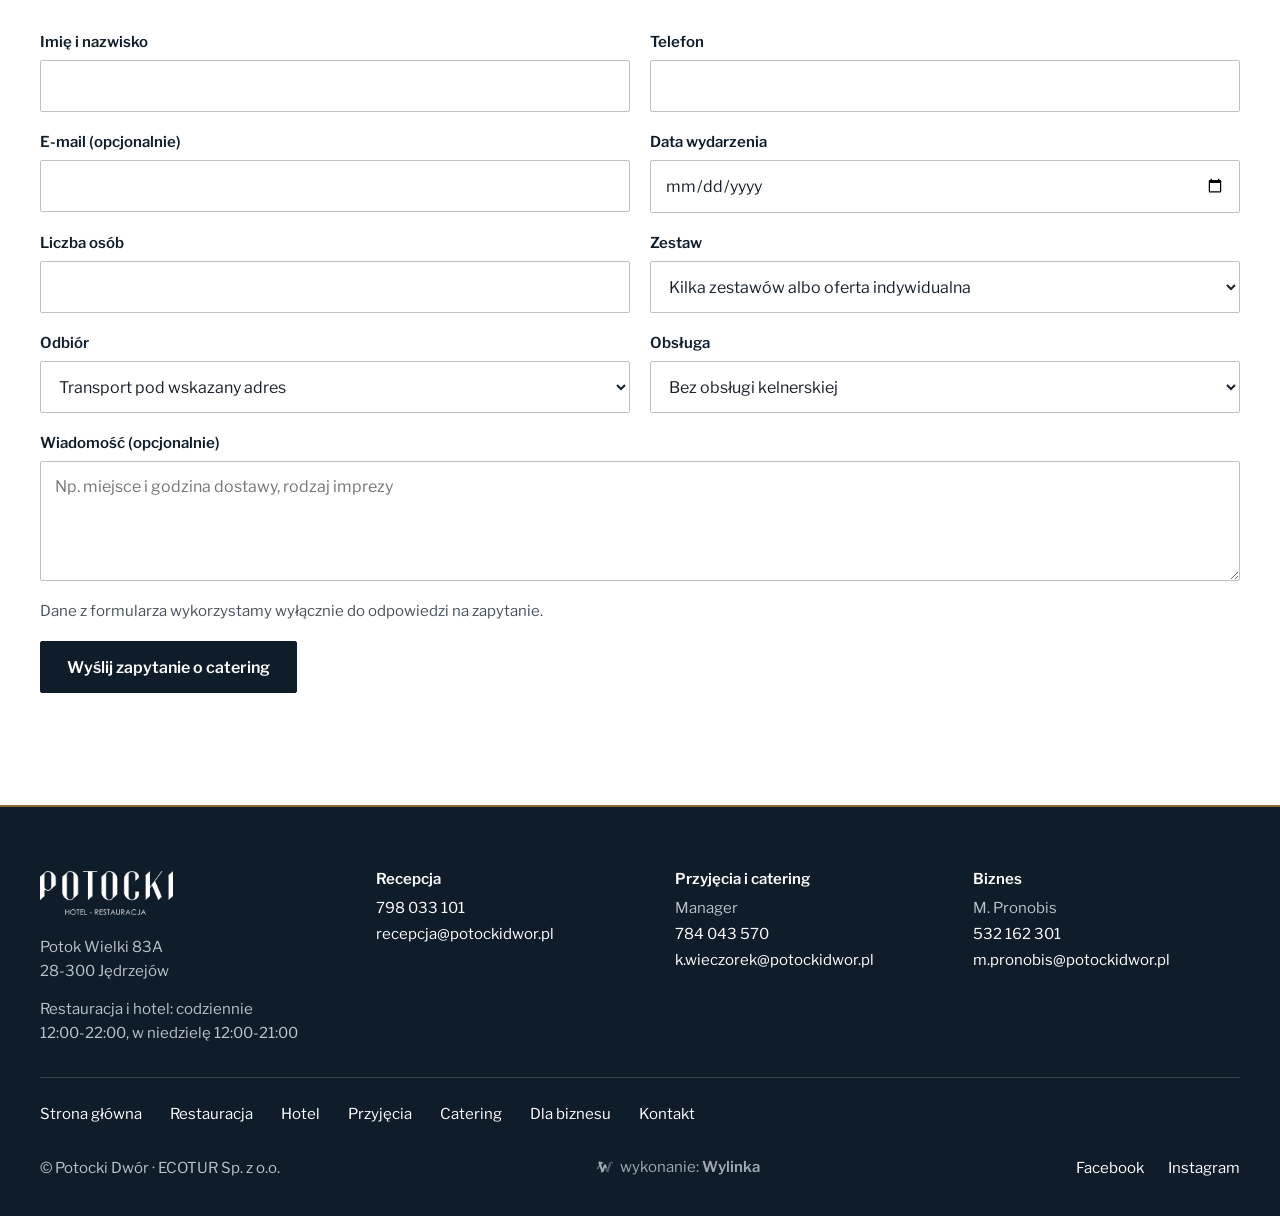
<file: catering/index.html>
<!doctype html>
<html lang="pl">
<head>
<meta charset="utf-8">
<meta name="viewport" content="width=device-width, initial-scale=1, viewport-fit=cover">
<title>Catering Jędrzejów - koryta mięsne i boxy | Potocki Dwór</title>
<meta name="description" content="Catering z Potockiego Dworu pod Jędrzejowem: koryta mięsne od 695 zł, boxy okolicznościowe na zimno i na ciepło od 260 zł, transport i obsługa kelnerska.">
<!-- PODGLĄD (GitHub Pages): noindex. Wersja produkcyjna: build.py --prod (canonical https://potockidwor.pl/catering/) -->
<meta name="robots" content="noindex, nofollow">
<meta property="og:type" content="website">
<meta property="og:locale" content="pl_PL">
<meta property="og:site_name" content="Potocki Dwór">
<meta property="og:title" content="Catering Jędrzejów - koryta mięsne i boxy | Potocki Dwór">
<meta property="og:description" content="Catering z Potockiego Dworu pod Jędrzejowem: koryta mięsne od 695 zł, boxy okolicznościowe na zimno i na ciepło od 260 zł, transport i obsługa kelnerska.">
<meta property="og:url" content="https://wylinka-podglad.pl/potocki-www/catering/">
<meta property="og:image" content="https://wylinka-podglad.pl/potocki-www/assets/img/og/og-catering.jpg">
<meta property="og:image:width" content="1200">
<meta property="og:image:height" content="630">
<meta property="og:image:alt" content="Catering Potocki Dwór: box okolicznościowy z serami">
<meta name="twitter:card" content="summary_large_image">
<meta name="theme-color" content="#ffffff">
<link rel="icon" href="../favicon.ico" sizes="32x32">
<link rel="icon" type="image/png" href="../assets/img/favicon.png">
<link rel="apple-touch-icon" href="../assets/img/apple-touch-icon.png">
<link rel="manifest" href="../site.webmanifest">
<link rel="preconnect" href="https://fonts.googleapis.com"><link rel="preconnect" href="https://fonts.gstatic.com" crossorigin>
<link rel="preload" as="style" href="https://fonts.googleapis.com/css2?family=Source+Serif+4:opsz,wght@8..60,600;8..60,700&family=Libre+Franklin:wght@400;500;600&display=swap" onload="this.onload=null;this.rel='stylesheet'"><noscript><link rel="stylesheet" href="https://fonts.googleapis.com/css2?family=Source+Serif+4:opsz,wght@8..60,600;8..60,700&family=Libre+Franklin:wght@400;500;600&display=swap"></noscript>

<link rel="stylesheet" href="../assets/css/style.css?v=11">
<link rel="preload" as="image" href="../assets/img/c-box-sery-1400.webp" imagesrcset="../assets/img/c-box-sery-600.webp 600w, ../assets/img/c-box-sery-1400.webp 1400w" imagesizes="(max-width:760px) 100vw, 60vw">
<script type="application/ld+json">{"@context":"https://schema.org","@graph":[{"@type":"Service","@id":"https://potockidwor.pl/#catering","name":"Catering Potocki Dwór","serviceType":"Catering okolicznościowy","url":"https://potockidwor.pl/catering/","image":"https://potockidwor.pl/assets/img/og/og-catering.jpg","provider":{"@id":"https://potockidwor.pl/#firma"},"areaServed":["Jędrzejów","powiat jędrzejowski","województwo świętokrzyskie"],"description":"Koryta mięsne, zestawy cateringowe i boxy okolicznościowe z transportem; na życzenie obsługa kelnerska, zastawa stołowa i szkło.","hasOfferCatalog":{"@type":"OfferCatalog","name":"Standardowa oferta cateringu","itemListElement":[{"@type":"OfferCatalog","name":"Koryta mięsne","itemListElement":[{"@type":"Offer","price":"695","priceCurrency":"PLN","itemOffered":{"@type":"Product","name":"Koryto mięs I","description":"ok. 10-12 osób, ok. 12 kg"}},{"@type":"Offer","price":"1150","priceCurrency":"PLN","itemOffered":{"@type":"Product","name":"Koryto mięs II","description":"12-18 osób, ok. 19 kg"}},{"@type":"Offer","price":"1995","priceCurrency":"PLN","itemOffered":{"@type":"Product","name":"Koryto mięs III","description":"20-30 osób, ok. 33 kg"}}]},{"@type":"OfferCatalog","name":"Boxy okolicznościowe","itemListElement":[{"@type":"Offer","price":"260","priceCurrency":"PLN","itemOffered":{"@type":"Product","name":"Box okolicznościowy na zimno","description":"6-8 osób"}},{"@type":"Offer","price":"490","priceCurrency":"PLN","itemOffered":{"@type":"Product","name":"Box okolicznościowy na ciepło","description":"6-8 osób"}},{"@type":"Offer","price":"280","priceCurrency":"PLN","itemOffered":{"@type":"Product","name":"Box serów","description":"6-8 osób"}},{"@type":"Offer","price":"280","priceCurrency":"PLN","itemOffered":{"@type":"Product","name":"Box wędlin dojrzewających","description":"6-8 osób"}}]}]}},{"@type":"BreadcrumbList","itemListElement":[{"@type":"ListItem","position":1,"name":"Potocki Dwór","item":"https://potockidwor.pl/"},{"@type":"ListItem","position":2,"name":"Catering","item":"https://potockidwor.pl/catering/"}]},{"@type":"WebPage","@id":"https://potockidwor.pl/catering/#strona","url":"https://potockidwor.pl/catering/","name":"Catering Jędrzejów - koryta mięsne i boxy | Potocki Dwór","description":"Catering z Potockiego Dworu pod Jędrzejowem: koryta mięsne od 695 zł, boxy okolicznościowe na zimno i na ciepło od 260 zł, transport i obsługa kelnerska.","inLanguage":"pl","isPartOf":{"@id":"https://potockidwor.pl/#www"},"primaryImageOfPage":"https://potockidwor.pl/assets/img/og/og-catering.jpg"}]}</script>
<script defer src="../assets/js/config.js?v=11"></script>
<!-- POMIAR: GA4 + Meta Pixel ładowane przez assets/js/app.js (zgody, Consent Mode v2) dopiero po wpisaniu identyfikatorów w config.js -->
</head>
<body data-strona="catering" data-root="../">
<a class="pomin" href="#tresc">Przejdź do treści</a>
<header class="gora">
  <div class="wrap gora-in">
    <a class="logo" href="../" aria-label="Potocki Dwór - strona główna"><img src="../assets/img/logo-granat.png" width="720" height="237" alt="Potocki Hotel - Restauracja"></a>
    <nav class="menu" aria-label="Menu główne"><a href="../restauracja/">Restauracja</a><a href="../hotel/">Hotel</a><a href="../przyjecia/">Przyjęcia</a><a href="../catering/" aria-current="page">Catering</a><a href="../dla-biznesu/">Dla biznesu</a><a href="../kontakt/">Kontakt</a></nav>
    <div class="gora-akcje">
      <a class="tel" href="tel:+48798033101" data-ev="click_tel" aria-label="Zadzwoń: 798 033 101"><svg viewBox="0 0 24 24" aria-hidden="true"><path d="M6.6 10.8a15.1 15.1 0 0 0 6.6 6.6l2.2-2.2a1 1 0 0 1 1-.25 11.4 11.4 0 0 0 3.6.57 1 1 0 0 1 1 1V20a1 1 0 0 1-1 1A17 17 0 0 1 3 4a1 1 0 0 1 1-1h3.5a1 1 0 0 1 1 1c0 1.25.2 2.45.57 3.57a1 1 0 0 1-.25 1z"/></svg><span>798 033 101</span></a>
      <a class="btn btn-glowny btn-maly gora-cta" href="../catering/#zapytanie">Zapytaj o catering</a>
      <button class="ham" type="button" aria-label="Menu" aria-expanded="false" aria-controls="panel"><span></span></button>
    </div>
  </div>
</header>
<div class="panel" id="panel">
  <a class="poz" href="../">Strona główna</a><a class="poz" href="../restauracja/">Restauracja</a><a class="poz" href="../hotel/">Hotel</a><a class="poz" href="../przyjecia/">Przyjęcia</a><a class="poz" href="../catering/" aria-current="page">Catering</a><a class="poz" href="../dla-biznesu/">Dla biznesu</a><a class="poz" href="../kontakt/">Kontakt</a>
  <a class="panel-tel" href="tel:+48798033101" data-ev="click_tel"><svg viewBox="0 0 24 24" aria-hidden="true"><path d="M6.6 10.8a15.1 15.1 0 0 0 6.6 6.6l2.2-2.2a1 1 0 0 1 1-.25 11.4 11.4 0 0 0 3.6.57 1 1 0 0 1 1 1V20a1 1 0 0 1-1 1A17 17 0 0 1 3 4a1 1 0 0 1 1-1h3.5a1 1 0 0 1 1 1c0 1.25.2 2.45.57 3.57a1 1 0 0 1-.25 1z"/></svg>798 033 101</a>
</div>
<main id="tresc">
<section class="hero">
  <div class="hero-tekst">
    <h1>Catering Potocki Dwór</h1>
    <p class="lead">Smak, który możesz zabrać ze sobą: koryta mięsne, zestawy cateringowe i boxy okolicznościowe na imprezy rodzinne, spotkania firmowe i uroczystości poza naszym obiektem.</p>
    <div class="hero-cta">
      <a class="btn btn-glowny" href="#zapytanie">Zapytaj o catering</a>
      <a class="btn btn-obrys" href="#oferta">Oferta i ceny</a>
    </div>
    <p class="hero-osoba">Manager: <a class="nw" href="tel:+48784043570" data-ev="click_tel">784 043 570</a></p>
  </div>
  <figure class="hero-foto" style="--poz:center 60%;--poz-tel:center 60%"><img src="../assets/img/c-box-sery-1400.webp" srcset="../assets/img/c-box-sery-600.webp 600w, ../assets/img/c-box-sery-1400.webp 1400w" sizes="(max-width:760px) 100vw, 60vw" width="1400" height="840" alt="Box okolicznościowy z serami, owocami, miodem i orzechami" fetchpriority="high"></figure>
</section>

<section class="sekcja" aria-labelledby="h-cat-o">
  <div class="wrap dwie dwie-57">
    <div>
      <h2 id="h-cat-o">Catering na Twoje wydarzenie</h2>
      <p class="lead-s">Przygotowujemy catering na imprezy rodzinne, spotkania firmowe i uroczystości organizowane poza naszym obiektem. W ofercie znajdziesz m.in. koryta mięsne, zestawy cateringowe oraz boxy okolicznościowe.</p>
      <p class="lead-s">Zapewniamy transport zamówienia, a na życzenie również kompleksową obsługę kelnerską, zastawę stołową, szkło i niezbędne dodatki, aby zadbać o komfort Twoich gości.</p>
      <ul class="punkty">
        <li>Koryta mięsne dla 10 do 30 osób</li>
        <li>Boxy okolicznościowe na zimno i na ciepło dla 6-8 osób</li>
        <li>Transport, obsługa kelnerska, zastawa i szkło na życzenie</li>
      </ul>
    </div>
    <img class="foto-r" src="../assets/img/c-patery-3-600.webp" srcset="../assets/img/c-patery-3-600.webp 600w, ../assets/img/c-patery-3-1400.webp 1400w" sizes="(max-width:1000px) 100vw, 40vw" alt="Patery z wędlinami, serami, ogórkami i oliwkami" loading="lazy" width="600" height="800">
  </div>
</section>

<section class="sekcja tlo2" id="oferta" aria-labelledby="h-koryta">
  <div class="wrap">
    <div class="naglowek">
      <h2 id="h-koryta">Koryta mięsne</h2>
      <p class="lead-s">Poniżej przedstawiamy naszą standardową ofertę koryt. Zamówienie minimalne: koryto dla ok. 10-12 osób.</p>
    </div>
    <div class="koryta">
      <figure class="koryta-foto" data-lb-grupa>
        <button type="button" data-lb data-src="../assets/img/c-koryto-1-1400.webp" data-opis="Koryto mięsne: golonka, żeberka, karkówka i ziemniaki pieczone"><img src="../assets/img/c-koryto-1-600.webp" alt="Koryto mięsne z golonką, żeberkami, karkówką i pieczonymi ziemniakami" loading="lazy" width="338" height="600"></button>
        <button type="button" data-lb data-src="../assets/img/c-koryto-2-1400.webp" data-opis="Koryto mięsne ze stripsami, roladami i ziemniakami"><img src="../assets/img/c-koryto-2-600.webp" alt="Koryto mięsne ze stripsami, roladami, ogórkami i ziemniakami" loading="lazy" width="338" height="600"></button>
      </figure>
      <div class="pakiety pakiety-ceny">
        <div>
          <h3>Koryto mięs I</h3>
          <p class="ile">ok. 10-12 osób, razem ok. 12 kg</p>
          <ul class="lista-c">
            <li>Golonki - 2,5 kg - 5 szt.</li>
            <li>Żeberka - 1,6 kg - 10 szt.</li>
            <li>Rolada cordon bleu - 2 kg - 10 szt. lub de volaille 10 szt.</li>
            <li>Karkówka z karmelizowaną cebulą - 1 kg - 10 szt.</li>
            <li>Kapusta zasmażana - 2 kg</li>
            <li>Ziemniaki pieczone w ziołach - 2 kg</li>
          </ul>
          <p class="cena-c">695 zł</p>
        </div>
        <div>
          <h3>Koryto mięs II</h3>
          <p class="ile">12-18 osób, razem ok. 19 kg</p>
          <ul class="lista-c">
            <li>Golonki - 3 kg</li>
            <li>Żeberka - 3 kg</li>
            <li>Udko faszerowane pieczarkami - 15 szt.</li>
            <li>Karkówka z karmelizowaną cebulą - 15 szt.</li>
            <li>Stripsy - 2 kg</li>
            <li>Kapusta zasmażana - 3 kg</li>
            <li>Ziemniaki pieczone w ziołach - 3 kg</li>
          </ul>
          <p class="cena-c">1150 zł</p>
        </div>
        <div>
          <h3>Koryto mięs III</h3>
          <p class="ile">20-30 osób, razem ok. 33 kg</p>
          <ul class="lista-c">
            <li>Golonki - 5 kg</li>
            <li>Żeberka - 5 kg</li>
            <li>Udko faszerowane pieczarkami - 15 szt.</li>
            <li>Cordon bleu lub de volaille - 15 szt.</li>
            <li>Karkówka z karmelizowaną cebulą - 30 szt.</li>
            <li>Stripsy - 4 kg</li>
            <li>Kapusta zasmażana - 5 kg</li>
            <li>Ziemniaki pieczone w ziołach - 5 kg</li>
          </ul>
          <p class="cena-c">1995 zł</p>
        </div>
      </div>
    </div>
  </div>
</section>

<section class="sekcja" id="boxy" aria-labelledby="h-boxy">
  <div class="wrap">
    <div class="naglowek">
      <h2 id="h-boxy">Boxy okolicznościowe</h2>
      <p class="lead-s">Gotowe zestawy na spotkanie w domu, w biurze albo w plenerze. Każdy box jest przeznaczony dla 6-8 osób.</p>
    </div>
    <div class="boxy" data-lb-grupa>
      <article class="box">
        <button type="button" class="box-foto" data-lb data-src="../assets/img/c-box-zimno-1400.webp" data-opis="Box okolicznościowy na zimno - 260 zł"><img src="../assets/img/c-box-zimno-600.webp" alt="Box okolicznościowy na zimno z kanapeczkami, babeczkami i koreczkami" loading="lazy" width="600" height="360"></button>
        <h3>Box na zimno</h3>
        <p class="ile">6-8 osób</p>
        <ul class="lista-c">
          <li>Kanapeczki z szynką parmeńską - 6 szt.</li>
          <li>Kanapeczki z żurawiną i serem brie - 6 szt.</li>
          <li>Babeczka z łososiem i musem serowym z oregano - 6 szt.</li>
          <li>Babeczka z szynką parmeńską i musem serowym z bazylią - 6 szt.</li>
          <li>Mix koreczków - 20 szt.</li>
          <li>Roladka z szynką parmeńską, serem pleśniowym i rukolą - 6 szt.</li>
        </ul>
        <p class="cena-c">260 zł</p>
      </article>
      <article class="box">
        <button type="button" class="box-foto" data-lb data-src="../assets/img/c-box-goraco-1400.webp" data-opis="Box okolicznościowy na ciepło - 490 zł"><img src="../assets/img/c-box-goraco-600.webp" alt="Box okolicznościowy na ciepło z golonką, żeberkami i stripsami" loading="lazy" width="600" height="600"></button>
        <h3>Box na ciepło</h3>
        <p class="ile">6-8 osób</p>
        <ul class="lista-c">
          <li>Golonki - 3 szt.</li>
          <li>Żeberka - 6 szt.</li>
          <li>Cordon bleu - 6 szt.</li>
          <li>Pieczona karkówka - 6 szt.</li>
          <li>Stripsy z kurczaka - 1 kg</li>
          <li>Kapusta zasmażana - 2 kg</li>
          <li>Ziemniaki opiekane - 2 kg</li>
        </ul>
        <p class="cena-c">490 zł</p>
      </article>
      <article class="box">
        <button type="button" class="box-foto" data-lb data-src="../assets/img/c-box-sery-1400.webp" data-opis="Box serów - 280 zł"><img src="../assets/img/c-box-sery-600.webp" alt="Box serów z owocami, miodem i orzechami" loading="lazy" width="600" height="360"></button>
        <h3>Box serów</h3>
        <p class="ile">6-8 osób</p>
        <p class="box-op">Wybór serów podany z owocami, orzechami, miodem i konfiturą.</p>
        <p class="cena-c">280 zł</p>
      </article>
      <article class="box">
        <button type="button" class="box-foto" data-lb data-src="../assets/img/c-box-wedliny-1400.webp" data-opis="Box wędlin dojrzewających - 280 zł"><img src="../assets/img/c-box-wedliny-600.webp" alt="Box wędlin dojrzewających z oliwkami i owocami" loading="lazy" width="600" height="360"></button>
        <h3>Box wędlin dojrzewających</h3>
        <p class="ile">6-8 osób</p>
        <p class="box-op">Wędliny dojrzewające z oliwkami, owocami i dodatkami.</p>
        <p class="cena-c">280 zł</p>
      </article>
    </div>
  </div>
</section>

<section class="sekcja tlo2" aria-labelledby="h-cat-gal">
  <div class="wrap">
    <div class="naglowek">
      <h2 id="h-cat-gal">Z naszej kuchni</h2>
      <p class="lead-s">Patery, przekąski i zestawy przygotowane na zamówienie.</p>
    </div>
    <div class="galeria galeria-pion" data-lb-grupa>
      <button type="button" data-lb data-src="../assets/img/c-patery-1-1400.webp" data-opis="Patery z wędlinami i koreczkami"><img src="../assets/img/c-patery-1-600.webp" alt="Patery z wędlinami, ogórkami i koreczkami" loading="lazy" width="450" height="600"></button>
      <button type="button" data-lb data-src="../assets/img/c-patery-2-1400.webp" data-opis="Patery serów z owocami"><img src="../assets/img/c-patery-2-600.webp" alt="Patery serów z winogronami i truskawkami" loading="lazy" width="450" height="600"></button>
      <button type="button" data-lb data-src="../assets/img/c-przekaski-1400.webp" data-opis="Przekąski w pucharkach"><img src="../assets/img/c-przekaski-600.webp" alt="Przekąski w przezroczystych pucharkach" loading="lazy" width="450" height="600"></button>
      <button type="button" data-lb data-src="../assets/img/c-koreczki-1400.webp" data-opis="Koreczki z wędliną i pomidorkami"><img src="../assets/img/c-koreczki-600.webp" alt="Koreczki z wędliną, pomidorkami i ogórkiem" loading="lazy" width="450" height="600"></button>
      <button type="button" data-lb data-src="../assets/img/c-patera-sery-1400.webp" data-opis="Patera serów z miodem i owocami"><img src="../assets/img/c-patera-sery-600.webp" alt="Patera serów z miodem, malinami i winogronami" loading="lazy" width="450" height="600"></button>
      <button type="button" data-lb data-src="../assets/img/c-wedliny-1400.webp" data-opis="Patera wędlin"><img src="../assets/img/c-wedliny-600.webp" alt="Patera wędlin z oliwkami i pomidorkami" loading="lazy" width="450" height="600"></button>
      <button type="button" data-lb data-src="../assets/img/c-stripsy-1400.webp" data-opis="Stripsy z kurczaka"><img src="../assets/img/c-stripsy-600.webp" alt="Tace ze stripsami z kurczaka" loading="lazy" width="450" height="600"></button>
      <button type="button" data-lb data-src="../assets/img/c-kotleciki-1400.webp" data-opis="Kotleciki na rukoli"><img src="../assets/img/c-kotleciki-600.webp" alt="Panierowane kotleciki na rukoli z czerwoną cebulą" loading="lazy" width="450" height="600"></button>
      <button type="button" data-lb data-src="../assets/img/c-patery-3-1400.webp" data-opis="Patery wędlin i serów"><img src="../assets/img/c-patery-3-600.webp" alt="Patery wędlin i serów z ogórkami" loading="lazy" width="450" height="600"></button>
      <button type="button" data-lb data-src="../assets/img/c-przekaski-2-1400.webp" data-opis="Przekąski w pucharkach na tacy"><img src="../assets/img/c-przekaski-2-600.webp" alt="Taca z przekąskami w pucharkach" loading="lazy" width="450" height="600"></button>
    </div>
  </div>
</section>

<section class="sekcja" id="zapytanie" aria-labelledby="h-cat-z">
  <div class="wrap">
    <div class="naglowek">
      <h2 id="h-cat-z">Zapytaj o catering</h2>
      <p class="lead-s">Planujesz większe przyjęcie, spotkanie firmowe lub potrzebujesz indywidualnej oferty? Zadzwoń lub napisz: wspólnie ustalimy szczegóły i przygotujemy catering dopasowany do charakteru wydarzenia oraz Twoich oczekiwań.</p>
      <p class="lead-s">Manager: <a class="link nw" href="tel:+48784043570" data-ev="click_tel">784 043 570</a>, <a class="link" href="mailto:k.wieczorek@potockidwor.pl">k.wieczorek@potockidwor.pl</a></p>
    </div>
    <form class="formularz" data-form="catering" data-temat="Zapytanie o catering">
      <div class="pole"><label for="c-imie">Imię i nazwisko</label><input id="c-imie" name="imie" autocomplete="name" required><span class="blad">Podaj imię i nazwisko.</span></div>
      <div class="pole"><label for="c-tel">Telefon</label><input id="c-tel" name="telefon" type="tel" autocomplete="tel" required><span class="blad">Podaj numer telefonu.</span></div>
      <div class="pole"><label for="c-mail">E-mail (opcjonalnie)</label><input id="c-mail" name="email" type="email" autocomplete="email"><span class="blad">Sprawdź adres e-mail.</span></div>
      <div class="pole"><label for="c-data">Data wydarzenia</label><input id="c-data" name="data" type="date" required><span class="blad">Podaj datę wydarzenia.</span></div>
      <div class="pole"><label for="c-osoby">Liczba osób</label><input id="c-osoby" name="osoby" type="number" min="1" max="500" inputmode="numeric" required><span class="blad">Podaj liczbę osób.</span></div>
      <div class="pole"><label for="c-zestaw">Zestaw</label><select id="c-zestaw" name="zestaw"><option>Koryto mięs I (10-12 osób)</option><option>Koryto mięs II (12-18 osób)</option><option>Koryto mięs III (20-30 osób)</option><option>Box na zimno</option><option>Box na ciepło</option><option>Box serów</option><option>Box wędlin dojrzewających</option><option selected>Kilka zestawów albo oferta indywidualna</option></select></div>
      <div class="pole"><label for="c-odbior">Odbiór</label><select id="c-odbior" name="odbior"><option>Transport pod wskazany adres</option><option>Odbiór osobisty w Potockim Dworze</option></select></div>
      <div class="pole"><label for="c-obsluga">Obsługa</label><select id="c-obsluga" name="obsluga"><option>Bez obsługi kelnerskiej</option><option>Z obsługą kelnerską, zastawą i szkłem</option></select></div>
      <div class="pole cale"><label for="c-wiad">Wiadomość (opcjonalnie)</label><textarea id="c-wiad" name="wiadomosc" rows="3" placeholder="Np. miejsce i godzina dostawy, rodzaj imprezy"></textarea></div>
      <p class="form-info cale">Dane z formularza wykorzystamy wyłącznie do odpowiedzi na zapytanie.</p>
      <div class="cale"><button class="btn btn-glowny" type="submit">Wyślij zapytanie o catering</button></div>
    </form>
  </div>
</section>

</main>
<footer class="stopka">
  <div class="wrap stopka-in">
    <div class="stopka-marka">
      <img class="stopka-logo" src="../assets/img/logo-biale.png" width="720" height="238" alt="Potocki Hotel - Restauracja" loading="lazy">
      <p>Potok Wielki 83A<br>28-300 Jędrzejów</p>
      <p class="stopka-godz">Restauracja i hotel: codziennie <span class="nw">12:00-22:00</span>, w niedzielę <span class="nw">12:00-21:00</span></p>
    </div>
    <div class="stopka-kontakty">
      <div><h2>Recepcja</h2><p><a href="tel:+48798033101" data-ev="click_tel">798 033 101</a></p><p><a href="mailto:recepcja@potockidwor.pl">recepcja@potockidwor.pl</a></p></div>
      <div><h2>Przyjęcia i catering</h2><p>Manager</p><p><a href="tel:+48784043570" data-ev="click_tel">784 043 570</a></p><p><a href="mailto:k.wieczorek@potockidwor.pl">k.wieczorek@potockidwor.pl</a></p></div>
      <div><h2>Biznes</h2><p>M. Pronobis</p><p><a href="tel:+48532162301" data-ev="click_tel">532 162 301</a></p><p><a href="mailto:m.pronobis@potockidwor.pl">m.pronobis@potockidwor.pl</a></p></div>
    </div>
    <nav class="stopka-menu" aria-label="Menu w stopce"><a href="../">Strona główna</a><a href="../restauracja/">Restauracja</a><a href="../hotel/">Hotel</a><a href="../przyjecia/">Przyjęcia</a><a href="../catering/">Catering</a><a href="../dla-biznesu/">Dla biznesu</a><a href="../kontakt/">Kontakt</a></nav>
  </div>
  <div class="wrap stopka-dol">
    <p>© Potocki Dwór · ECOTUR Sp. z o.o.</p>
    <a class="wylinka-badge" href="https://wylinka.pl/?utm_source=potockidwor.pl&amp;utm_medium=stopka&amp;utm_campaign=wykonanie" rel="noopener" title="Strona wykonana przez Wylinka"><svg viewBox="0 0 64 64" aria-hidden="true" focusable="false" fill="currentColor"><path d="M9.8 22.8l-1.2-7.9 2.2-3.7 15.5 4.6-.5 1.5-7.2 5.5 4.7 15.6 5-15.6 7 0 4.1 12.7-4.2-.9-2.6 1.8-.8-2.2-5.3 15.6-4.3 0 .4 .2-2.1 2.8-1.3-1.1 1.1-1.4-3.1 .2-.1-1.7 2.2-.1-5.7-16.5-4.8 .6-.8 3.1 0 .5-.3 .5 .8 2.2-1.6 .5-.4-1.3-.8 1.6-1.5-.8 .8-1.6-1.4 .6-.6-1.6 2.3-.8 .2-.4 1.3-4.8 5.9-.8-2.4-6.9zM15.2 13.7l-.1-.4-.4 .8-.1 .8 .1 1 .1 .4 .3 .7 .3-.9 .1-.7 0-.8z"/><path class="wy-pod" d="M37.1 49.8l-4.5-13.3 2.6-1.8 4.2 .9 .9 2.8 3-9.7 0-.5 .1-.8 3.2-8.4 .5-1 .6-1 .9-1.1 1.3-1 1.1-.7 1.4-.5 1.4-.3 .7 0 .9 0 1.2 .3 1.4 .6 .8 .5 .7 .7 .6 .7 .5 .9 .3 .9 .1 .9 0 .8-.2 .9-.5 .9-.5 .6-.7 .5-.7 .3-.1-.1 0-.1 .5-.5 .3-.7 .2-.5 0-.6-.1-.6-.3-.7-.4-.5-.4-.4-.5-.3-.6-.3-.7 0-.7 .1-.6 .1-.5 .4-.5 .5-.3 .5-.2 .7-.1 1.5-1.4 5.1-.8 3.3-.3 .7-.5 .7-6 17.5 1.9 .1-.1 1.7-3.1-.2 1.1 1.4-1.3 1.1-2.1-2.8 .4-.2z"/><path class="wy-old" d="M40.8 50l.4-.2-4.1 0-4.2-12.5 2.5-1.7 4.3 .9 .6 1.9 .6-1.6 0-.3 2.4-7.8 0-.5 .1-.8 3.2-8.4 .4-.8 .6-.9 .9-1.2 .9-.9 1.3-.8 1.4-.6 1.2-.3 1.4-.1 1.3 .1 .6 .2 .8 .3 1.1 .6 .9 .7 .7 .9 .5 .9 .3 .9 .1 1.1-.1 .9-.3 .9-.4 .7-.6 .7-.6 .4-.6 .2-.1-.1 0-.1 .5-.5 .3-.7 .2-.5 0-.5-.1-.6-.2-.6-.3-.5-.4-.5-.5-.3-.6-.3-.7-.1-.6 0-.6 .1-.6 .3-.6 .5-.3 .4-.2 .5-.1 .5-.1 1.5-1.4 5.1-.8 3.3-.3 .7-.5 .7-6 17.5 1.9 .1-.1 1.7-3.1-.2 1.1 1.4-1.3 1.1zM49.6 17.1l.6 1.7-1.5 1.9 .4 .4 1.8-2.1-.7-2.1zM48.1 28.3l.5 1.8-1.7 1.8 .4 .4 1.9-2-.6-2.2zM37.9 41.7l1.7-1.5-.4-.4-1.7 1.4zM42.6 38.7l-1.5 2.8 1.1 2-1.3 2.6 .5 .2 1.5-2.8-1.1-2 1.4-2.5z"/></svg><span>wykonanie: <b>Wylinka</b></span></a>
    <p class="social"><a href="https://www.facebook.com/PotockiDwor" target="_blank" rel="noopener">Facebook</a><a href="https://www.instagram.com/potocki_dwor/" target="_blank" rel="noopener">Instagram</a><button type="button" class="link-cookies" data-cookies-ustawienia hidden>Ustawienia plików cookies</button></p>
  </div>
</footer>
<div class="mob" aria-hidden="true"><a class="btn btn-obrys" href="tel:+48784043570" data-ev="click_tel" tabindex="-1">Zadzwoń</a><a class="btn btn-glowny" href="../catering/#zapytanie" tabindex="-1">Zapytaj o catering</a></div>
<dialog class="lightbox" id="lightbox" aria-label="Powiększone zdjęcie"><button type="button" class="lb-zamknij" aria-label="Zamknij">×</button><button type="button" class="lb-nav lb-pop" aria-label="Poprzednie zdjęcie">‹</button><img alt=""><button type="button" class="lb-nav lb-nast" aria-label="Następne zdjęcie">›</button><p class="lb-opis"></p></dialog>


<script defer src="../assets/js/app.js?v=11"></script>
</body>
</html>
</file>
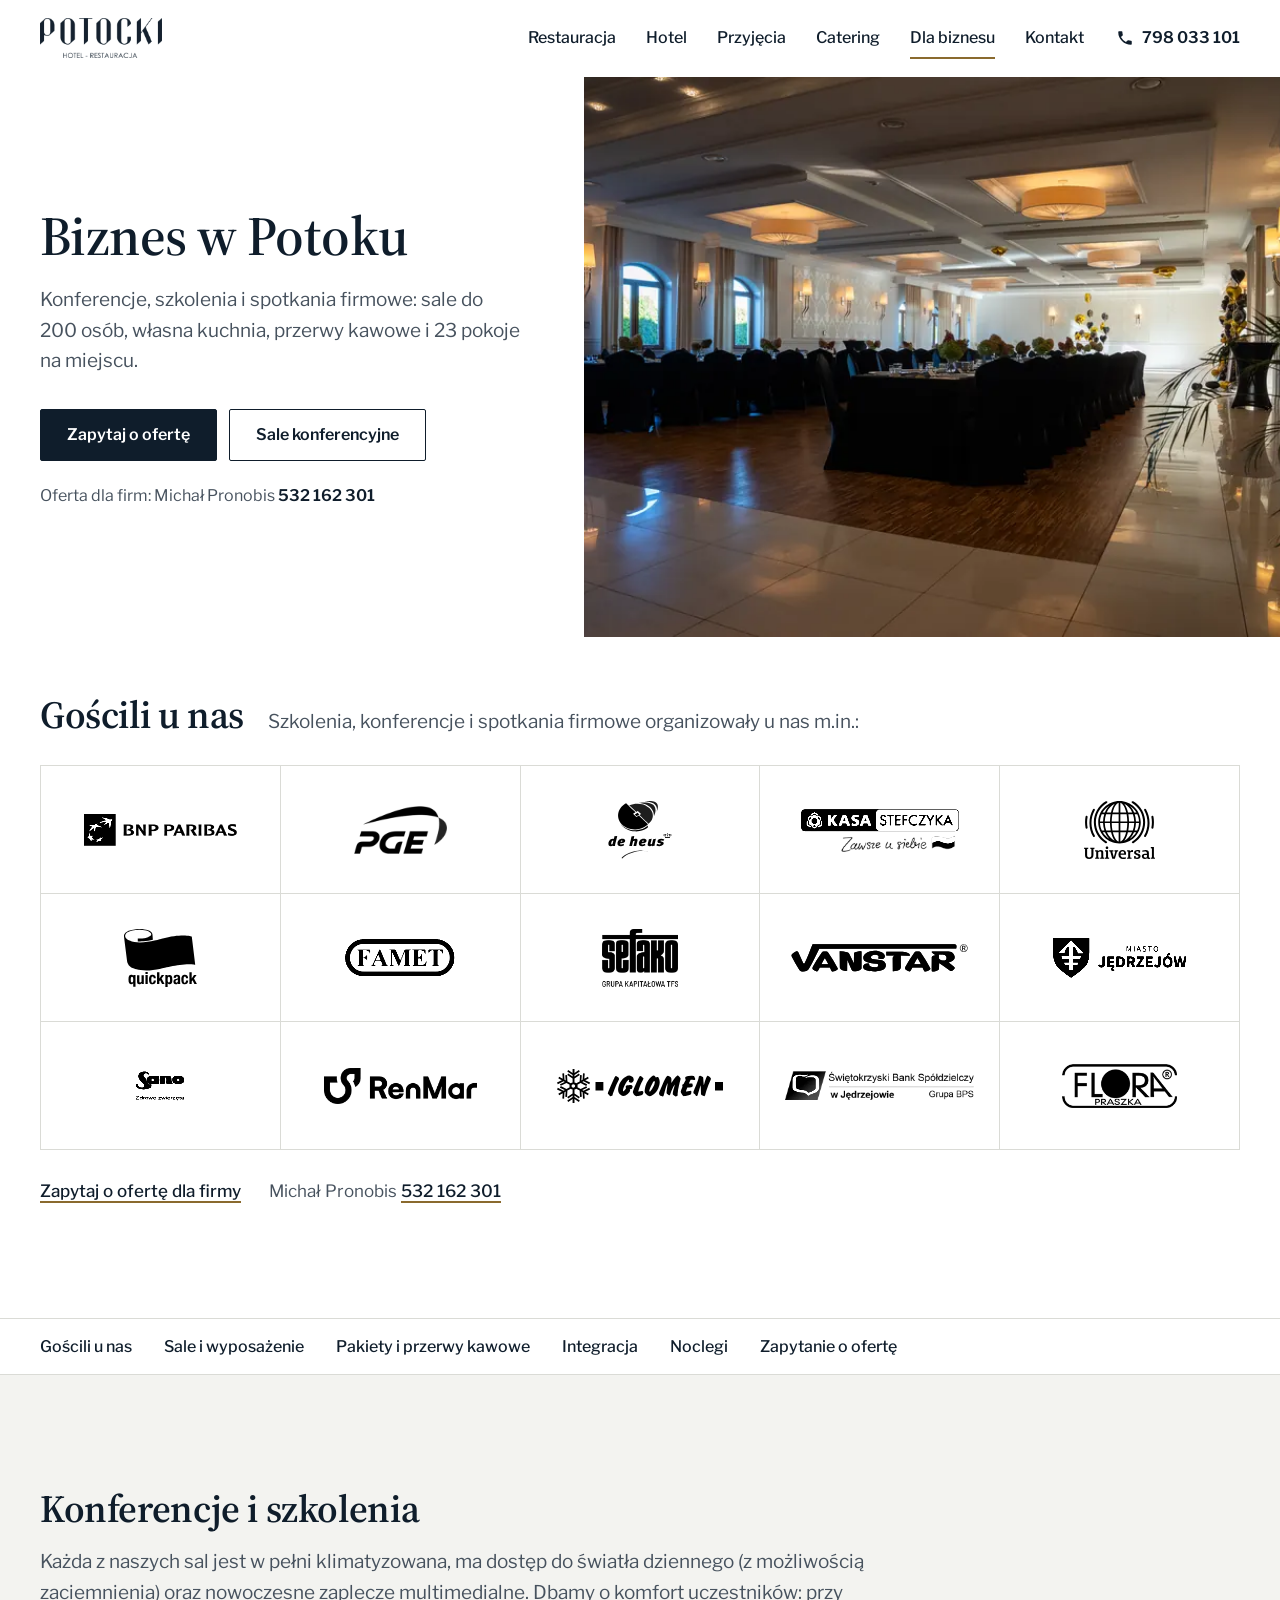
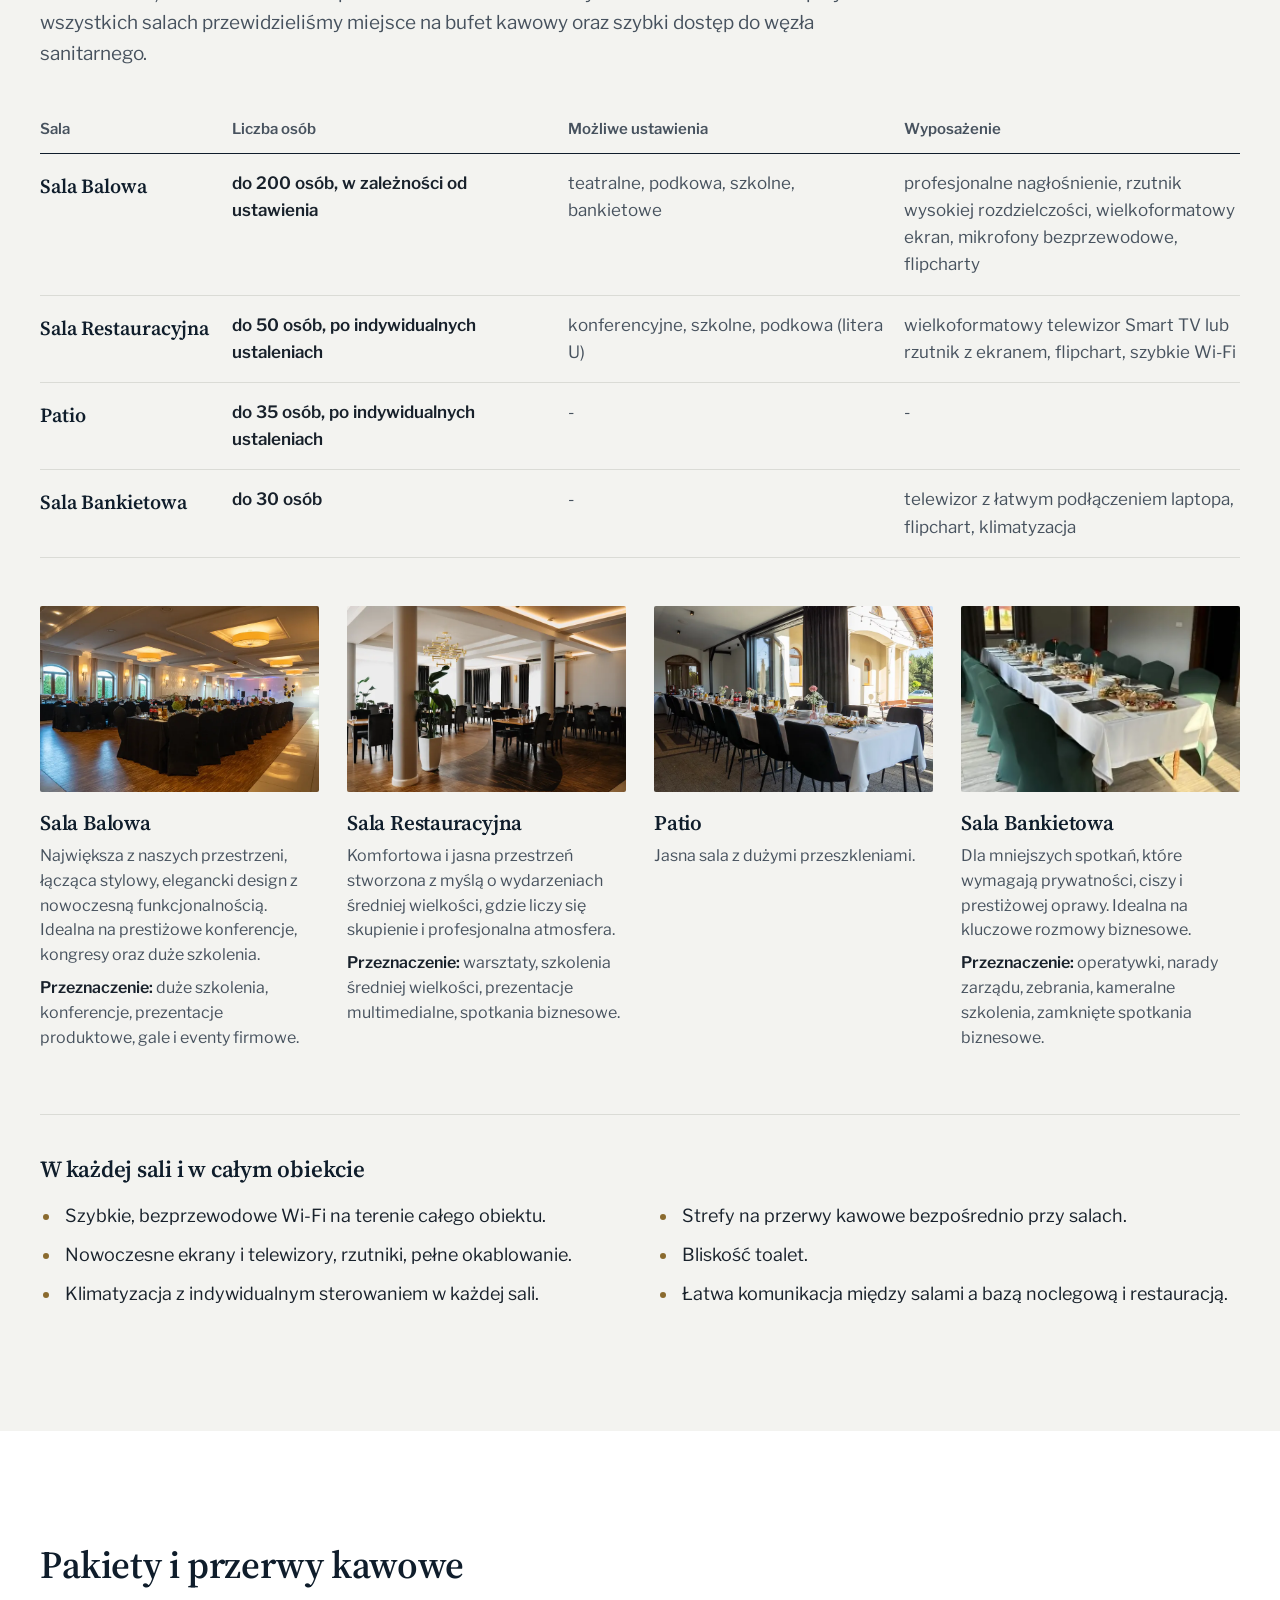
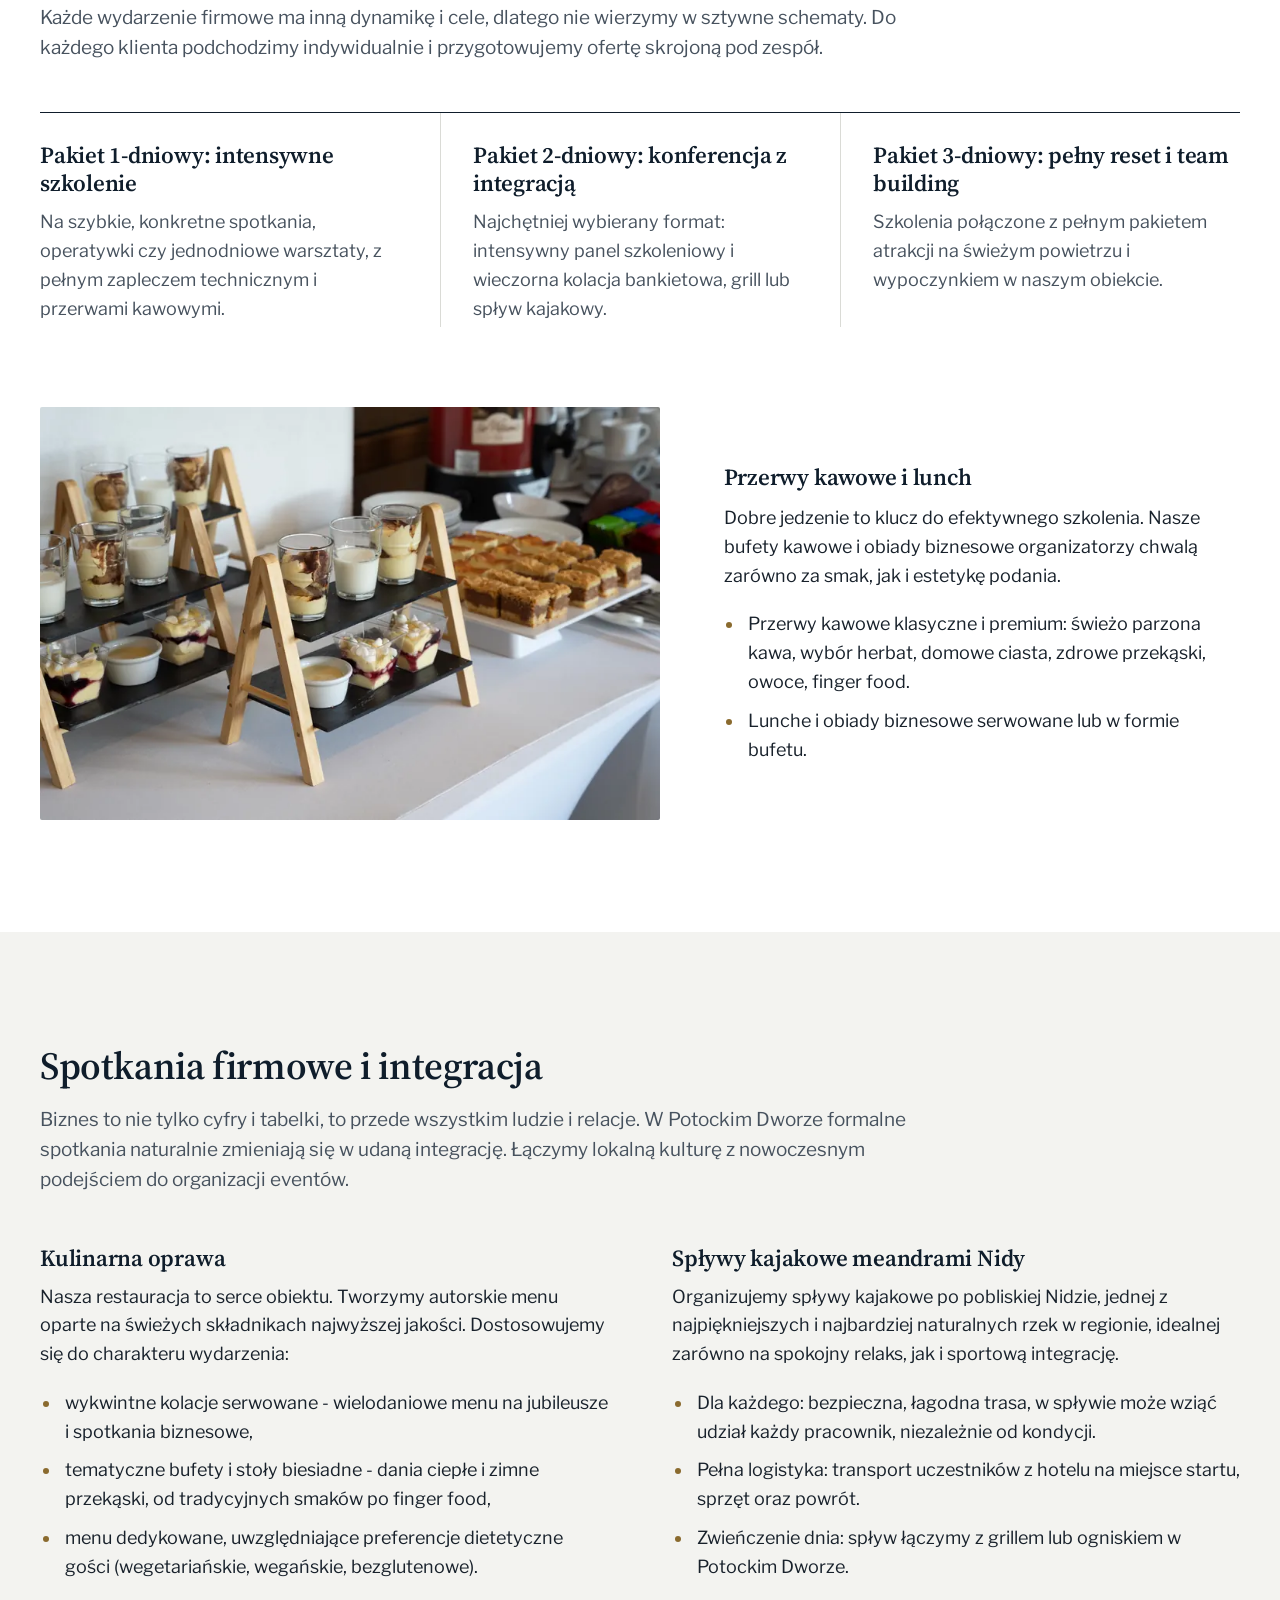
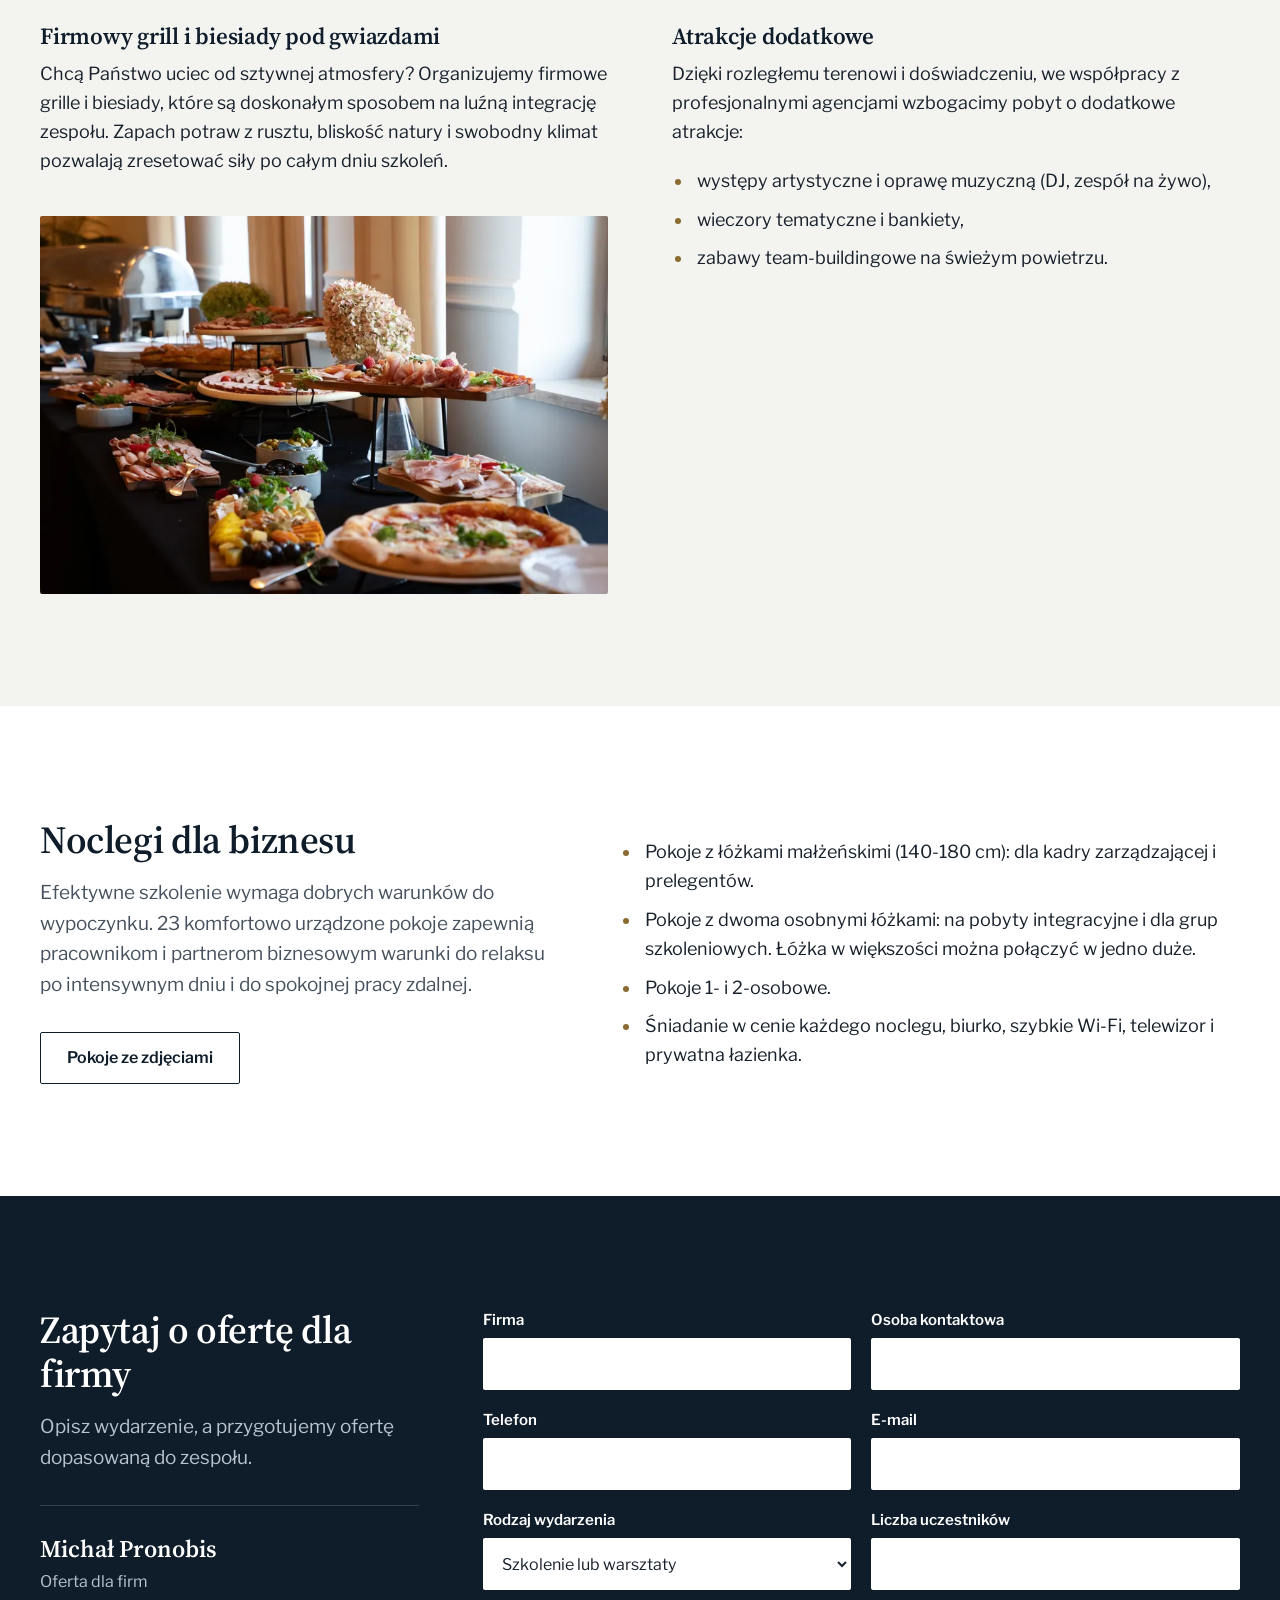
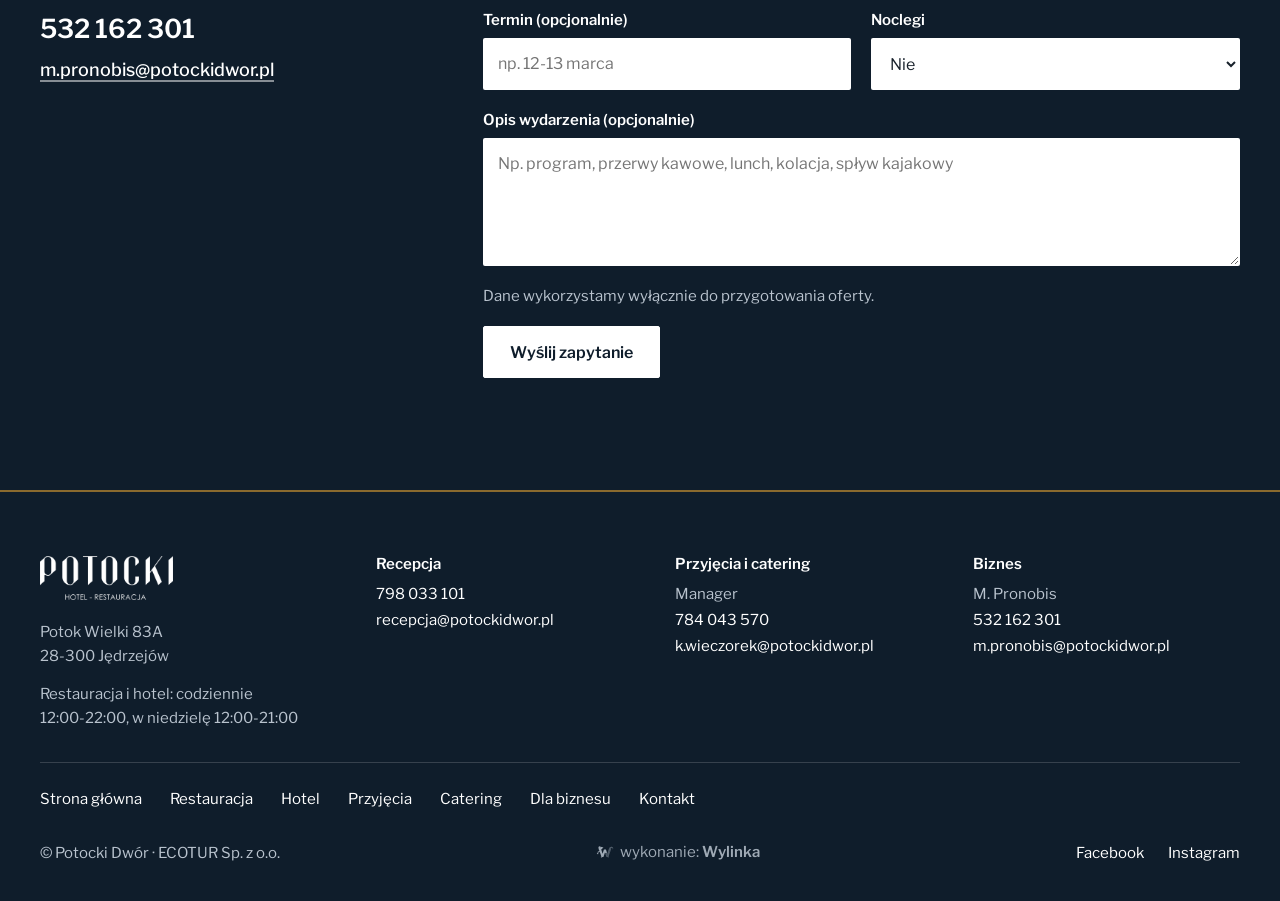
<file: dla-biznesu/index.html>
<!doctype html>
<html lang="pl">
<head>
<meta charset="utf-8">
<meta name="viewport" content="width=device-width, initial-scale=1, viewport-fit=cover">
<title>Konferencje Jędrzejów - sale szkoleniowe i noclegi | Potocki Dwór</title>
<meta name="description" content="Konferencje i szkolenia pod Jędrzejowem: sala do 200 osób z nagłośnieniem i rzutnikiem, przerwy kawowe, 23 pokoje, integracje i spływy Nidą. Oferta dla firm.">
<!-- PODGLĄD (GitHub Pages): noindex. Wersja produkcyjna: build.py --prod (canonical https://potockidwor.pl/dla-biznesu/) -->
<meta name="robots" content="noindex, nofollow">
<meta property="og:type" content="website">
<meta property="og:locale" content="pl_PL">
<meta property="og:site_name" content="Potocki Dwór">
<meta property="og:title" content="Konferencje Jędrzejów - sale szkoleniowe i noclegi | Potocki Dwór">
<meta property="og:description" content="Konferencje i szkolenia pod Jędrzejowem: sala do 200 osób z nagłośnieniem i rzutnikiem, przerwy kawowe, 23 pokoje, integracje i spływy Nidą. Oferta dla firm.">
<meta property="og:url" content="https://wylinka-podglad.pl/potocki-www/dla-biznesu/">
<meta property="og:image" content="https://wylinka-podglad.pl/potocki-www/assets/img/og/og-balowa-2.jpg">
<meta property="og:image:width" content="1200">
<meta property="og:image:height" content="630">
<meta property="og:image:alt" content="Potocki Dwór - hotel i restauracja w Potoku Wielkim pod Jędrzejowem">
<meta name="twitter:card" content="summary_large_image">
<meta name="theme-color" content="#ffffff">
<link rel="icon" href="../favicon.ico" sizes="32x32">
<link rel="icon" type="image/png" href="../assets/img/favicon.png">
<link rel="apple-touch-icon" href="../assets/img/apple-touch-icon.png">
<link rel="manifest" href="../site.webmanifest">
<link rel="preconnect" href="https://fonts.googleapis.com"><link rel="preconnect" href="https://fonts.gstatic.com" crossorigin>
<link rel="preload" as="style" href="https://fonts.googleapis.com/css2?family=Source+Serif+4:opsz,wght@8..60,600;8..60,700&family=Libre+Franklin:wght@400;500;600&display=swap" onload="this.onload=null;this.rel='stylesheet'"><noscript><link rel="stylesheet" href="https://fonts.googleapis.com/css2?family=Source+Serif+4:opsz,wght@8..60,600;8..60,700&family=Libre+Franklin:wght@400;500;600&display=swap"></noscript>

<link rel="stylesheet" href="../assets/css/style.css?v=11">
<link rel="preload" as="image" href="../assets/img/balowa-2-1600.webp" imagesrcset="../assets/img/balowa-2-800.webp 800w, ../assets/img/balowa-2-1600.webp 1600w" imagesizes="(max-width:760px) 100vw, 60vw">
<script type="application/ld+json">{"@context":"https://schema.org","@graph":[{"@type":"EventVenue","@id":"https://potockidwor.pl/#sale","name":"Sale Potocki Dwór: wesela, przyjęcia, konferencje","url":"https://potockidwor.pl/przyjecia/","telephone":"+48784043570","address":{"@type":"PostalAddress","streetAddress":"Potok Wielki 83A","postalCode":"28-300","addressLocality":"Jędrzejów","addressRegion":"świętokrzyskie","addressCountry":"PL"},"geo":{"@type":"GeoCoordinates","latitude":50.6085192,"longitude":20.2364365},"image":"https://potockidwor.pl/assets/img/og/og-balowa-1.jpg","maximumAttendeeCapacity":200,"description":"Sala Balowa do 200 osób, Sala Bankietowa do 30 osób, Sala Restauracyjna do 50 i Patio do 35 osób po indywidualnych ustaleniach.","containsPlace":[{"@type":"Place","name":"Sala Balowa","maximumAttendeeCapacity":200},{"@type":"Place","name":"Sala Bankietowa","maximumAttendeeCapacity":30},{"@type":"Place","name":"Sala Restauracyjna","maximumAttendeeCapacity":50},{"@type":"Place","name":"Patio","maximumAttendeeCapacity":35}],"parentOrganization":{"@id":"https://potockidwor.pl/#firma"}},{"@type":"BreadcrumbList","itemListElement":[{"@type":"ListItem","position":1,"name":"Potocki Dwór","item":"https://potockidwor.pl/"},{"@type":"ListItem","position":2,"name":"Dla biznesu","item":"https://potockidwor.pl/dla-biznesu/"}]},{"@type":"WebPage","@id":"https://potockidwor.pl/dla-biznesu/#strona","url":"https://potockidwor.pl/dla-biznesu/","name":"Konferencje Jędrzejów - sale szkoleniowe i noclegi | Potocki Dwór","description":"Konferencje i szkolenia pod Jędrzejowem: sala do 200 osób z nagłośnieniem i rzutnikiem, przerwy kawowe, 23 pokoje, integracje i spływy Nidą. Oferta dla firm.","inLanguage":"pl","isPartOf":{"@id":"https://potockidwor.pl/#www"},"primaryImageOfPage":"https://potockidwor.pl/assets/img/og/og-balowa-2.jpg"}]}</script>
<script defer src="../assets/js/config.js?v=11"></script>
<!-- POMIAR: GA4 + Meta Pixel ładowane przez assets/js/app.js (zgody, Consent Mode v2) dopiero po wpisaniu identyfikatorów w config.js -->
</head>
<body data-strona="biznes" data-root="../">
<a class="pomin" href="#tresc">Przejdź do treści</a>
<header class="gora">
  <div class="wrap gora-in">
    <a class="logo" href="../" aria-label="Potocki Dwór - strona główna"><img src="../assets/img/logo-granat.png" width="720" height="237" alt="Potocki Hotel - Restauracja"></a>
    <nav class="menu" aria-label="Menu główne"><a href="../restauracja/">Restauracja</a><a href="../hotel/">Hotel</a><a href="../przyjecia/">Przyjęcia</a><a href="../catering/">Catering</a><a href="../dla-biznesu/" aria-current="page">Dla biznesu</a><a href="../kontakt/">Kontakt</a></nav>
    <div class="gora-akcje">
      <a class="tel" href="tel:+48798033101" data-ev="click_tel" aria-label="Zadzwoń: 798 033 101"><svg viewBox="0 0 24 24" aria-hidden="true"><path d="M6.6 10.8a15.1 15.1 0 0 0 6.6 6.6l2.2-2.2a1 1 0 0 1 1-.25 11.4 11.4 0 0 0 3.6.57 1 1 0 0 1 1 1V20a1 1 0 0 1-1 1A17 17 0 0 1 3 4a1 1 0 0 1 1-1h3.5a1 1 0 0 1 1 1c0 1.25.2 2.45.57 3.57a1 1 0 0 1-.25 1z"/></svg><span>798 033 101</span></a>
      
      <button class="ham" type="button" aria-label="Menu" aria-expanded="false" aria-controls="panel"><span></span></button>
    </div>
  </div>
</header>
<div class="panel" id="panel">
  <a class="poz" href="../">Strona główna</a><a class="poz" href="../restauracja/">Restauracja</a><a class="poz" href="../hotel/">Hotel</a><a class="poz" href="../przyjecia/">Przyjęcia</a><a class="poz" href="../catering/">Catering</a><a class="poz" href="../dla-biznesu/" aria-current="page">Dla biznesu</a><a class="poz" href="../kontakt/">Kontakt</a>
  <a class="panel-tel" href="tel:+48798033101" data-ev="click_tel"><svg viewBox="0 0 24 24" aria-hidden="true"><path d="M6.6 10.8a15.1 15.1 0 0 0 6.6 6.6l2.2-2.2a1 1 0 0 1 1-.25 11.4 11.4 0 0 0 3.6.57 1 1 0 0 1 1 1V20a1 1 0 0 1-1 1A17 17 0 0 1 3 4a1 1 0 0 1 1-1h3.5a1 1 0 0 1 1 1c0 1.25.2 2.45.57 3.57a1 1 0 0 1-.25 1z"/></svg>798 033 101</a>
</div>
<main id="tresc">
<section class="hero hero-niski">
  <div class="hero-tekst">
    <h1>Biznes w Potoku</h1>
    <p class="lead">Konferencje, szkolenia i spotkania firmowe: sale do 200 osób, własna kuchnia, przerwy kawowe i 23 pokoje na miejscu.</p>
    <div class="hero-cta">
      <a class="btn btn-glowny" href="#zapytanie">Zapytaj o ofertę</a>
      <a class="btn btn-obrys" href="#konferencje">Sale konferencyjne</a>
    </div>
    <p class="hero-osoba">Oferta dla firm: Michał Pronobis <a class="nw" href="tel:+48532162301" data-ev="click_tel">532 162 301</a></p>
  </div>
  <figure class="hero-foto" style="--poz:center 60%"><img src="../assets/img/balowa-2-1600.webp" srcset="../assets/img/balowa-2-800.webp 800w, ../assets/img/balowa-2-1600.webp 1600w" sizes="(max-width:760px) 100vw, 60vw" width="1600" height="1067" alt="Sala Balowa z długimi stołami, kasetonowym sufitem i oknami w łuk" fetchpriority="high"></figure>
</section>

<section class="sekcja goscili" id="goscili" aria-labelledby="h-gosc">
  <div class="wrap">
    <div class="naglowek">
      <h2 id="h-gosc">Gościli u nas</h2>
      <p class="lead-s">Szkolenia, konferencje i spotkania firmowe organizowały u nas m.in.:</p>
    </div>
    <!--GOSCILI (generuje _narzedzia/goscili.py)-->
    <ul class="goscili-siatka" aria-label="Firmy i instytucje, które u nas gościły"><li><img src="../assets/img/goscili/bnp-paribas.webp" alt="BNP Paribas" width="153" height="32" style="--h:32;--b:0.85" loading="lazy" decoding="async"></li><li><img src="../assets/img/goscili/pge.webp" alt="PGE" width="93" height="48" style="--h:48;--b:0.75" loading="lazy" decoding="async"></li><li><img src="../assets/img/goscili/de-heus.svg" alt="De Heus" width="64" height="58" style="--h:58;--b:0.6" loading="lazy" decoding="async"></li><li><img src="../assets/img/goscili/kasa-stefczyka.webp" alt="Kasa Stefczyka" width="160" height="44" style="--h:44;--b:0.85" loading="lazy" decoding="async"></li><li><img src="../assets/img/goscili/universal.svg" alt="Universal" width="71" height="58" style="--h:58;--b:0.85" loading="lazy" decoding="async"></li><li><img src="../assets/img/goscili/quickpack.svg" alt="Quickpack" width="73" height="58" style="--h:58;--b:0.85" loading="lazy" decoding="async"></li><li><img src="../assets/img/goscili/famet.webp" alt="Famet" width="112" height="40" style="--h:40;--b:0.85" loading="lazy" decoding="async"></li><li><img src="../assets/img/goscili/sefako.webp" alt="Sefako" width="77" height="58" style="--h:58;--b:0.55" loading="lazy" decoding="async"></li><li><img src="../assets/img/goscili/vanstar.svg" alt="Vanstar" width="178" height="28" style="--h:28;--b:0.85" loading="lazy" decoding="async"></li><li><img src="../assets/img/goscili/miasto-jedrzejow.webp" alt="Urząd Miasta Jędrzejów" width="135" height="41" style="--h:41;--b:0.85" loading="lazy" decoding="async"></li><li><img src="../assets/img/goscili/sano.svg" alt="Sano" width="58" height="58" style="--h:58;--b:1.15" loading="lazy" decoding="async"></li><li><img src="../assets/img/goscili/ren-mar.webp" alt="Ren-Mar" width="153" height="36" style="--h:36;--b:0.5" loading="lazy" decoding="async"></li><li><img src="../assets/img/goscili/iglomen.svg" alt="Iglomen" width="166" height="34" style="--h:34;--b:0.85" loading="lazy" decoding="async"></li><li><img src="../assets/img/goscili/bs-jedrzejow.webp" alt="Świętokrzyski Bank Spółdzielczy w Jędrzejowie" width="189" height="29" style="--h:29;--b:0.7" loading="lazy" decoding="async"></li><li><img src="../assets/img/goscili/flora-praszka.webp" alt="Flora Praszka" width="114" height="44" style="--h:44;--b:0.85" loading="lazy" decoding="async"></li></ul>
    <!--/GOSCILI-->
    <!-- Opinie firm (maks. 2: cytat + nazwa firmy) - wstawić tutaj po otrzymaniu od klienta. Do tego czasu nic nie pokazujemy. -->
    <p class="goscili-dol"><a class="link" href="#zapytanie">Zapytaj o ofertę dla firmy</a><span>Michał Pronobis <a class="link nw" href="tel:+48532162301" data-ev="click_tel">532 162 301</a></span></p>
  </div>
</section>

<nav class="podmenu" aria-label="Biznes w Potoku - sekcje">
  <div class="wrap podmenu-in">
    <a href="#goscili">Gościli u nas</a>
    <a href="#konferencje">Sale i wyposażenie</a>
    <a href="#pakiety">Pakiety i przerwy kawowe</a>
    <a href="#integracja">Integracja</a>
    <a href="#noclegi">Noclegi</a>
    <a href="#zapytanie">Zapytanie o ofertę</a>
  </div>
</nav>

<section class="sekcja tlo2" id="konferencje" aria-labelledby="h-konf">
  <div class="wrap">
    <div class="naglowek">
      <h2 id="h-konf">Konferencje i szkolenia</h2>
      <p class="lead-s">Każda z naszych sal jest w pełni klimatyzowana, ma dostęp do światła dziennego (z możliwością zaciemnienia) oraz nowoczesne zaplecze multimedialne. Dbamy o komfort uczestników: przy wszystkich salach przewidzieliśmy miejsce na bufet kawowy oraz szybki dostęp do węzła sanitarnego.</p>
    </div>
    <!-- Sala Restauracyjna: opis z docx klienta był dla "Sali Średniej 50-60 os."; wg klienta (22.10) to Sala Restauracyjna do 50 os. - do potwierdzenia wyposażenia.
         Pojemności tylko łączne (bez rozbicia na ustawienia) - takich danych nie mamy. -->
    <table class="tabela-sal tabela-biznes">
      <thead><tr><th scope="col">Sala</th><th scope="col">Liczba osób</th><th scope="col">Możliwe ustawienia</th><th scope="col">Wyposażenie</th></tr></thead>
      <tbody>
        <tr><th scope="row">Sala Balowa</th><td data-et="Liczba osób">do 200 osób, w zależności od ustawienia</td><td data-et="Ustawienia">teatralne, podkowa, szkolne, bankietowe</td><td data-et="Wyposażenie">profesjonalne nagłośnienie, rzutnik wysokiej rozdzielczości, wielkoformatowy ekran, mikrofony bezprzewodowe, flipcharty</td></tr>
        <tr><th scope="row">Sala Restauracyjna</th><td data-et="Liczba osób">do 50 osób, po indywidualnych ustaleniach</td><td data-et="Ustawienia">konferencyjne, szkolne, podkowa (litera U)</td><td data-et="Wyposażenie">wielkoformatowy telewizor Smart TV lub rzutnik z ekranem, flipchart, szybkie Wi-Fi</td></tr>
        <tr><th scope="row">Patio</th><td data-et="Liczba osób">do 35 osób, po indywidualnych ustaleniach</td><td data-et="Ustawienia" class="brak">-</td><td data-et="Wyposażenie" class="brak">-</td></tr>
        <tr><th scope="row">Sala Bankietowa</th><td data-et="Liczba osób">do 30 osób</td><td data-et="Ustawienia" class="brak">-</td><td data-et="Wyposażenie">telewizor z łatwym podłączeniem laptopa, flipchart, klimatyzacja</td></tr>
      </tbody>
    </table>
    <div class="sale-opis" data-lb-grupa>
      <figure>
        <button type="button" data-lb data-src="../assets/img/balowa-3-1600.webp" data-opis="Sala Balowa"><img src="../assets/img/balowa-3-800.webp" alt="Sala Balowa - duża, jasna przestrzeń" loading="lazy" width="800" height="533"></button>
        <figcaption><h3>Sala Balowa</h3><p>Największa z naszych przestrzeni, łącząca stylowy, elegancki design z nowoczesną funkcjonalnością. Idealna na prestiżowe konferencje, kongresy oraz duże szkolenia.</p><p><b>Przeznaczenie:</b> duże szkolenia, konferencje, prezentacje produktowe, gale i eventy firmowe.</p></figcaption>
      </figure>
      <figure>
        <button type="button" data-lb data-src="../assets/img/resto-sala2-1600.webp" data-opis="Sala Restauracyjna"><img src="../assets/img/resto-sala2-800.webp" alt="Sala Restauracyjna z kolumnami i żyrandolem" loading="lazy" width="800" height="532"></button>
        <figcaption><h3>Sala Restauracyjna</h3><p>Komfortowa i jasna przestrzeń stworzona z myślą o wydarzeniach średniej wielkości, gdzie liczy się skupienie i profesjonalna atmosfera.</p><p><b>Przeznaczenie:</b> warsztaty, szkolenia średniej wielkości, prezentacje multimedialne, spotkania biznesowe.</p></figcaption>
      </figure>
      <figure>
        <button type="button" data-lb data-src="../assets/img/patio-1600.webp" data-opis="Patio"><img src="../assets/img/patio-800.webp" alt="Patio - jasna sala z przeszklonymi drzwiami" loading="lazy" width="800" height="533"></button>
        <figcaption><h3>Patio</h3><p>Jasna sala z dużymi przeszkleniami.</p></figcaption>
      </figure>
      <figure>
        <button type="button" data-lb data-src="../assets/img/bankietowa-1-1600.webp" data-opis="Sala Bankietowa"><img src="../assets/img/bankietowa-1-800.webp" style="object-position:center 60%" alt="Sala Bankietowa z długim stołem" loading="lazy" width="600" height="800"></button>
        <figcaption><h3>Sala Bankietowa</h3><p>Dla mniejszych spotkań, które wymagają prywatności, ciszy i prestiżowej oprawy. Idealna na kluczowe rozmowy biznesowe.</p><p><b>Przeznaczenie:</b> operatywki, narady zarządu, zebrania, kameralne szkolenia, zamknięte spotkania biznesowe.</p></figcaption>
      </figure>
    </div>
    <div class="w-kazdej">
      <h3>W każdej sali i w całym obiekcie</h3>
      <ul class="punkty punkty-2">
        <li>Szybkie, bezprzewodowe Wi-Fi na terenie całego obiektu.</li>
        <li>Nowoczesne ekrany i telewizory, rzutniki, pełne okablowanie.</li>
        <li>Klimatyzacja z indywidualnym sterowaniem w każdej sali.</li>
        <li>Strefy na przerwy kawowe bezpośrednio przy salach.</li>
        <li>Bliskość toalet.</li>
        <li>Łatwa komunikacja między salami a bazą noclegową i restauracją.</li>
      </ul>
    </div>
  </div>
</section>

<section class="sekcja" id="pakiety" aria-labelledby="h-pak">
  <div class="wrap">
    <div class="naglowek">
      <h2 id="h-pak">Pakiety i przerwy kawowe</h2>
      <p class="lead-s">Każde wydarzenie firmowe ma inną dynamikę i cele, dlatego nie wierzymy w sztywne schematy. Do każdego klienta podchodzimy indywidualnie i przygotowujemy ofertę skrojoną pod zespół.</p>
    </div>
    <div class="pakiety">
      <div><h3>Pakiet 1-dniowy: intensywne szkolenie</h3><p>Na szybkie, konkretne spotkania, operatywki czy jednodniowe warsztaty, z pełnym zapleczem technicznym i przerwami kawowymi.</p></div>
      <div><h3>Pakiet 2-dniowy: konferencja z integracją</h3><p>Najchętniej wybierany format: intensywny panel szkoleniowy i wieczorna kolacja bankietowa, grill lub spływ kajakowy.</p></div>
      <div><h3>Pakiet 3-dniowy: pełny reset i team building</h3><p>Szkolenia połączone z pełnym pakietem atrakcji na świeżym powietrzu i wypoczynkiem w naszym obiekcie.</p></div>
    </div>
    <div class="dwie dwie-75 przerwy">
      <img class="foto-r" src="../assets/img/desery-800.webp" srcset="../assets/img/desery-800.webp 800w, ../assets/img/desery-1600.webp 1600w" sizes="(max-width:1000px) 100vw, 40vw" alt="Ciasta i desery w pucharkach na przerwę kawową" loading="lazy" width="800" height="533">
      <div>
        <h3>Przerwy kawowe i lunch</h3>
        <p>Dobre jedzenie to klucz do efektywnego szkolenia. Nasze bufety kawowe i obiady biznesowe organizatorzy chwalą zarówno za smak, jak i estetykę podania.</p>
        <ul class="punkty">
          <li>Przerwy kawowe klasyczne i premium: świeżo parzona kawa, wybór herbat, domowe ciasta, zdrowe przekąski, owoce, finger food.</li>
          <li>Lunche i obiady biznesowe serwowane lub w formie bufetu.</li>
        </ul>
      </div>
    </div>
  </div>
</section>

<section class="sekcja tlo2" id="integracja" aria-labelledby="h-integr">
  <div class="wrap">
    <div class="naglowek">
      <h2 id="h-integr">Spotkania firmowe i integracja</h2>
      <p class="lead-s">Biznes to nie tylko cyfry i tabelki, to przede wszystkim ludzie i relacje. W Potockim Dworze formalne spotkania naturalnie zmieniają się w udaną integrację. Łączymy lokalną kulturę z nowoczesnym podejściem do organizacji eventów.</p>
    </div>
    <div class="dwie integr" style="align-items:start">
      <div>
      <div class="blok">
        <h3>Kulinarna oprawa</h3>
        <p>Nasza restauracja to serce obiektu. Tworzymy autorskie menu oparte na świeżych składnikach najwyższej jakości. Dostosowujemy się do charakteru wydarzenia:</p>
        <ul class="punkty">
          <li>wykwintne kolacje serwowane - wielodaniowe menu na jubileusze i spotkania biznesowe,</li>
          <li>tematyczne bufety i stoły biesiadne - dania ciepłe i zimne przekąski, od tradycyjnych smaków po finger food,</li>
          <li>menu dedykowane, uwzględniające preferencje dietetyczne gości (wegetariańskie, wegańskie, bezglutenowe).</li>
        </ul>
      </div>
      <div class="blok">
        <h3>Firmowy grill i biesiady pod gwiazdami</h3>
        <p>Chcą Państwo uciec od sztywnej atmosfery? Organizujemy firmowe grille i biesiady, które są doskonałym sposobem na luźną integrację zespołu. Zapach potraw z rusztu, bliskość natury i swobodny klimat pozwalają zresetować siły po całym dniu szkoleń.</p>
      </div>
        <img class="foto-r" src="../assets/img/bufet-4-800.webp" srcset="../assets/img/bufet-4-800.webp 800w, ../assets/img/bufet-4-1600.webp 1600w" sizes="(max-width:1000px) 100vw, 50vw" alt="Bufet z przekąskami, pizzą i wędlinami" loading="lazy" width="800" height="533">
      </div>
      <div>
      <div class="blok">
        <h3>Spływy kajakowe meandrami Nidy</h3>
        <p>Organizujemy spływy kajakowe po pobliskiej Nidzie, jednej z najpiękniejszych i najbardziej naturalnych rzek w regionie, idealnej zarówno na spokojny relaks, jak i sportową integrację.</p>
        <ul class="punkty">
          <li>Dla każdego: bezpieczna, łagodna trasa, w spływie może wziąć udział każdy pracownik, niezależnie od kondycji.</li>
          <li>Pełna logistyka: transport uczestników z hotelu na miejsce startu, sprzęt oraz powrót.</li>
          <li>Zwieńczenie dnia: spływ łączymy z grillem lub ogniskiem w Potockim Dworze.</li>
        </ul>
      </div>
      <div class="blok">
        <h3>Atrakcje dodatkowe</h3>
        <p>Dzięki rozległemu terenowi i doświadczeniu, we współpracy z profesjonalnymi agencjami wzbogacimy pobyt o dodatkowe atrakcje:</p>
        <ul class="punkty">
          <li>występy artystyczne i oprawę muzyczną (DJ, zespół na żywo),</li>
          <li>wieczory tematyczne i bankiety,</li>
          <li>zabawy team-buildingowe na świeżym powietrzu.</li>
        </ul>
      </div>
      </div>
    </div>
  </div>
</section>

<section class="sekcja" id="noclegi" aria-labelledby="h-nocl">
  <div class="wrap dwie dwie-57" style="align-items:start">
    <div>
      <h2 id="h-nocl">Noclegi dla biznesu</h2>
      <p class="lead-s">Efektywne szkolenie wymaga dobrych warunków do wypoczynku. 23 komfortowo urządzone pokoje zapewnią pracownikom i partnerom biznesowym warunki do relaksu po intensywnym dniu i do spokojnej pracy zdalnej.</p>
      <div class="akcje"><a class="btn btn-obrys" href="../hotel/">Pokoje ze zdjęciami</a></div>
    </div>
    <ul class="punkty">
      <li>Pokoje z łóżkami małżeńskimi (140-180 cm): dla kadry zarządzającej i prelegentów.</li>
      <li>Pokoje z dwoma osobnymi łóżkami: na pobyty integracyjne i dla grup szkoleniowych. Łóżka w większości można połączyć w jedno duże.</li>
      <li>Pokoje 1- i 2-osobowe.</li>
      <li>Śniadanie w cenie każdego noclegu, biurko, szybkie Wi-Fi, telewizor i prywatna łazienka.</li>
    </ul>
  </div>
</section>

<section class="sekcja ciemna" id="zapytanie" aria-labelledby="h-zap">
  <div class="wrap zapytanie">
    <div class="osoba">
      <h2 id="h-zap">Zapytaj o ofertę dla firmy</h2>
      <p class="lead-s">Opisz wydarzenie, a przygotujemy ofertę dopasowaną do zespołu.</p>
      <div class="osoba-dane">
        <p class="osoba-imie">Michał Pronobis</p>
        <p class="osoba-rola">Oferta dla firm</p>
        <p class="osoba-tel"><a href="tel:+48532162301" data-ev="click_tel">532 162 301</a></p>
        <p><a class="link" href="mailto:m.pronobis@potockidwor.pl">m.pronobis@potockidwor.pl</a></p>
      </div>
    </div>
    <form class="formularz" data-form="biznes" data-temat="Zapytanie o ofertę dla firmy">
      <div class="pole"><label for="b-firma">Firma</label><input id="b-firma" name="firma" autocomplete="organization" required><span class="blad">Podaj nazwę firmy.</span></div>
      <div class="pole"><label for="b-imie">Osoba kontaktowa</label><input id="b-imie" name="imie" autocomplete="name" required><span class="blad">Podaj imię i nazwisko.</span></div>
      <div class="pole"><label for="b-tel">Telefon</label><input id="b-tel" name="telefon" type="tel" autocomplete="tel" required><span class="blad">Podaj numer telefonu.</span></div>
      <div class="pole"><label for="b-mail">E-mail</label><input id="b-mail" name="email" type="email" autocomplete="email" required><span class="blad">Podaj poprawny adres e-mail.</span></div>
      <div class="pole"><label for="b-rodzaj">Rodzaj wydarzenia</label><select id="b-rodzaj" name="rodzaj"><option>Szkolenie lub warsztaty</option><option>Konferencja</option><option>Spotkanie firmowe, integracja</option><option>Pakiet kilkudniowy</option><option>Inne</option></select></div>
      <div class="pole"><label for="b-osoby">Liczba uczestników</label><input id="b-osoby" name="uczestnicy" type="number" min="1" max="200" required><span class="blad">Podaj liczbę uczestników.</span></div>
      <div class="pole"><label for="b-termin">Termin (opcjonalnie)</label><input id="b-termin" name="termin" placeholder="np. 12-13 marca"></div>
      <div class="pole"><label for="b-nocleg">Noclegi</label><select id="b-nocleg" name="noclegi"><option>Nie</option><option>Tak, dla części uczestników</option><option>Tak, dla wszystkich</option></select></div>
      <div class="pole cale"><label for="b-opis">Opis wydarzenia (opcjonalnie)</label><textarea id="b-opis" name="opis" rows="4" placeholder="Np. program, przerwy kawowe, lunch, kolacja, spływ kajakowy"></textarea></div>
      <p class="form-info cale">Dane wykorzystamy wyłącznie do przygotowania oferty.</p>
      <div class="cale"><button class="btn btn-bialy" type="submit">Wyślij zapytanie</button></div>
    </form>
  </div>
</section>

</main>
<footer class="stopka">
  <div class="wrap stopka-in">
    <div class="stopka-marka">
      <img class="stopka-logo" src="../assets/img/logo-biale.png" width="720" height="238" alt="Potocki Hotel - Restauracja" loading="lazy">
      <p>Potok Wielki 83A<br>28-300 Jędrzejów</p>
      <p class="stopka-godz">Restauracja i hotel: codziennie <span class="nw">12:00-22:00</span>, w niedzielę <span class="nw">12:00-21:00</span></p>
    </div>
    <div class="stopka-kontakty">
      <div><h2>Recepcja</h2><p><a href="tel:+48798033101" data-ev="click_tel">798 033 101</a></p><p><a href="mailto:recepcja@potockidwor.pl">recepcja@potockidwor.pl</a></p></div>
      <div><h2>Przyjęcia i catering</h2><p>Manager</p><p><a href="tel:+48784043570" data-ev="click_tel">784 043 570</a></p><p><a href="mailto:k.wieczorek@potockidwor.pl">k.wieczorek@potockidwor.pl</a></p></div>
      <div><h2>Biznes</h2><p>M. Pronobis</p><p><a href="tel:+48532162301" data-ev="click_tel">532 162 301</a></p><p><a href="mailto:m.pronobis@potockidwor.pl">m.pronobis@potockidwor.pl</a></p></div>
    </div>
    <nav class="stopka-menu" aria-label="Menu w stopce"><a href="../">Strona główna</a><a href="../restauracja/">Restauracja</a><a href="../hotel/">Hotel</a><a href="../przyjecia/">Przyjęcia</a><a href="../catering/">Catering</a><a href="../dla-biznesu/">Dla biznesu</a><a href="../kontakt/">Kontakt</a></nav>
  </div>
  <div class="wrap stopka-dol">
    <p>© Potocki Dwór · ECOTUR Sp. z o.o.</p>
    <a class="wylinka-badge" href="https://wylinka.pl/?utm_source=potockidwor.pl&amp;utm_medium=stopka&amp;utm_campaign=wykonanie" rel="noopener" title="Strona wykonana przez Wylinka"><svg viewBox="0 0 64 64" aria-hidden="true" focusable="false" fill="currentColor"><path d="M9.8 22.8l-1.2-7.9 2.2-3.7 15.5 4.6-.5 1.5-7.2 5.5 4.7 15.6 5-15.6 7 0 4.1 12.7-4.2-.9-2.6 1.8-.8-2.2-5.3 15.6-4.3 0 .4 .2-2.1 2.8-1.3-1.1 1.1-1.4-3.1 .2-.1-1.7 2.2-.1-5.7-16.5-4.8 .6-.8 3.1 0 .5-.3 .5 .8 2.2-1.6 .5-.4-1.3-.8 1.6-1.5-.8 .8-1.6-1.4 .6-.6-1.6 2.3-.8 .2-.4 1.3-4.8 5.9-.8-2.4-6.9zM15.2 13.7l-.1-.4-.4 .8-.1 .8 .1 1 .1 .4 .3 .7 .3-.9 .1-.7 0-.8z"/><path class="wy-pod" d="M37.1 49.8l-4.5-13.3 2.6-1.8 4.2 .9 .9 2.8 3-9.7 0-.5 .1-.8 3.2-8.4 .5-1 .6-1 .9-1.1 1.3-1 1.1-.7 1.4-.5 1.4-.3 .7 0 .9 0 1.2 .3 1.4 .6 .8 .5 .7 .7 .6 .7 .5 .9 .3 .9 .1 .9 0 .8-.2 .9-.5 .9-.5 .6-.7 .5-.7 .3-.1-.1 0-.1 .5-.5 .3-.7 .2-.5 0-.6-.1-.6-.3-.7-.4-.5-.4-.4-.5-.3-.6-.3-.7 0-.7 .1-.6 .1-.5 .4-.5 .5-.3 .5-.2 .7-.1 1.5-1.4 5.1-.8 3.3-.3 .7-.5 .7-6 17.5 1.9 .1-.1 1.7-3.1-.2 1.1 1.4-1.3 1.1-2.1-2.8 .4-.2z"/><path class="wy-old" d="M40.8 50l.4-.2-4.1 0-4.2-12.5 2.5-1.7 4.3 .9 .6 1.9 .6-1.6 0-.3 2.4-7.8 0-.5 .1-.8 3.2-8.4 .4-.8 .6-.9 .9-1.2 .9-.9 1.3-.8 1.4-.6 1.2-.3 1.4-.1 1.3 .1 .6 .2 .8 .3 1.1 .6 .9 .7 .7 .9 .5 .9 .3 .9 .1 1.1-.1 .9-.3 .9-.4 .7-.6 .7-.6 .4-.6 .2-.1-.1 0-.1 .5-.5 .3-.7 .2-.5 0-.5-.1-.6-.2-.6-.3-.5-.4-.5-.5-.3-.6-.3-.7-.1-.6 0-.6 .1-.6 .3-.6 .5-.3 .4-.2 .5-.1 .5-.1 1.5-1.4 5.1-.8 3.3-.3 .7-.5 .7-6 17.5 1.9 .1-.1 1.7-3.1-.2 1.1 1.4-1.3 1.1zM49.6 17.1l.6 1.7-1.5 1.9 .4 .4 1.8-2.1-.7-2.1zM48.1 28.3l.5 1.8-1.7 1.8 .4 .4 1.9-2-.6-2.2zM37.9 41.7l1.7-1.5-.4-.4-1.7 1.4zM42.6 38.7l-1.5 2.8 1.1 2-1.3 2.6 .5 .2 1.5-2.8-1.1-2 1.4-2.5z"/></svg><span>wykonanie: <b>Wylinka</b></span></a>
    <p class="social"><a href="https://www.facebook.com/PotockiDwor" target="_blank" rel="noopener">Facebook</a><a href="https://www.instagram.com/potocki_dwor/" target="_blank" rel="noopener">Instagram</a><button type="button" class="link-cookies" data-cookies-ustawienia hidden>Ustawienia plików cookies</button></p>
  </div>
</footer>
<div class="mob" aria-hidden="true"><a class="btn btn-obrys" href="tel:+48532162301" data-ev="click_tel" tabindex="-1">Zadzwoń</a><a class="btn btn-glowny" href="../dla-biznesu/#zapytanie" tabindex="-1">Zapytaj o ofertę</a></div>
<dialog class="lightbox" id="lightbox" aria-label="Powiększone zdjęcie"><button type="button" class="lb-zamknij" aria-label="Zamknij">×</button><button type="button" class="lb-nav lb-pop" aria-label="Poprzednie zdjęcie">‹</button><img alt=""><button type="button" class="lb-nav lb-nast" aria-label="Następne zdjęcie">›</button><p class="lb-opis"></p></dialog>


<script defer src="../assets/js/app.js?v=11"></script>
</body>
</html>
</file>
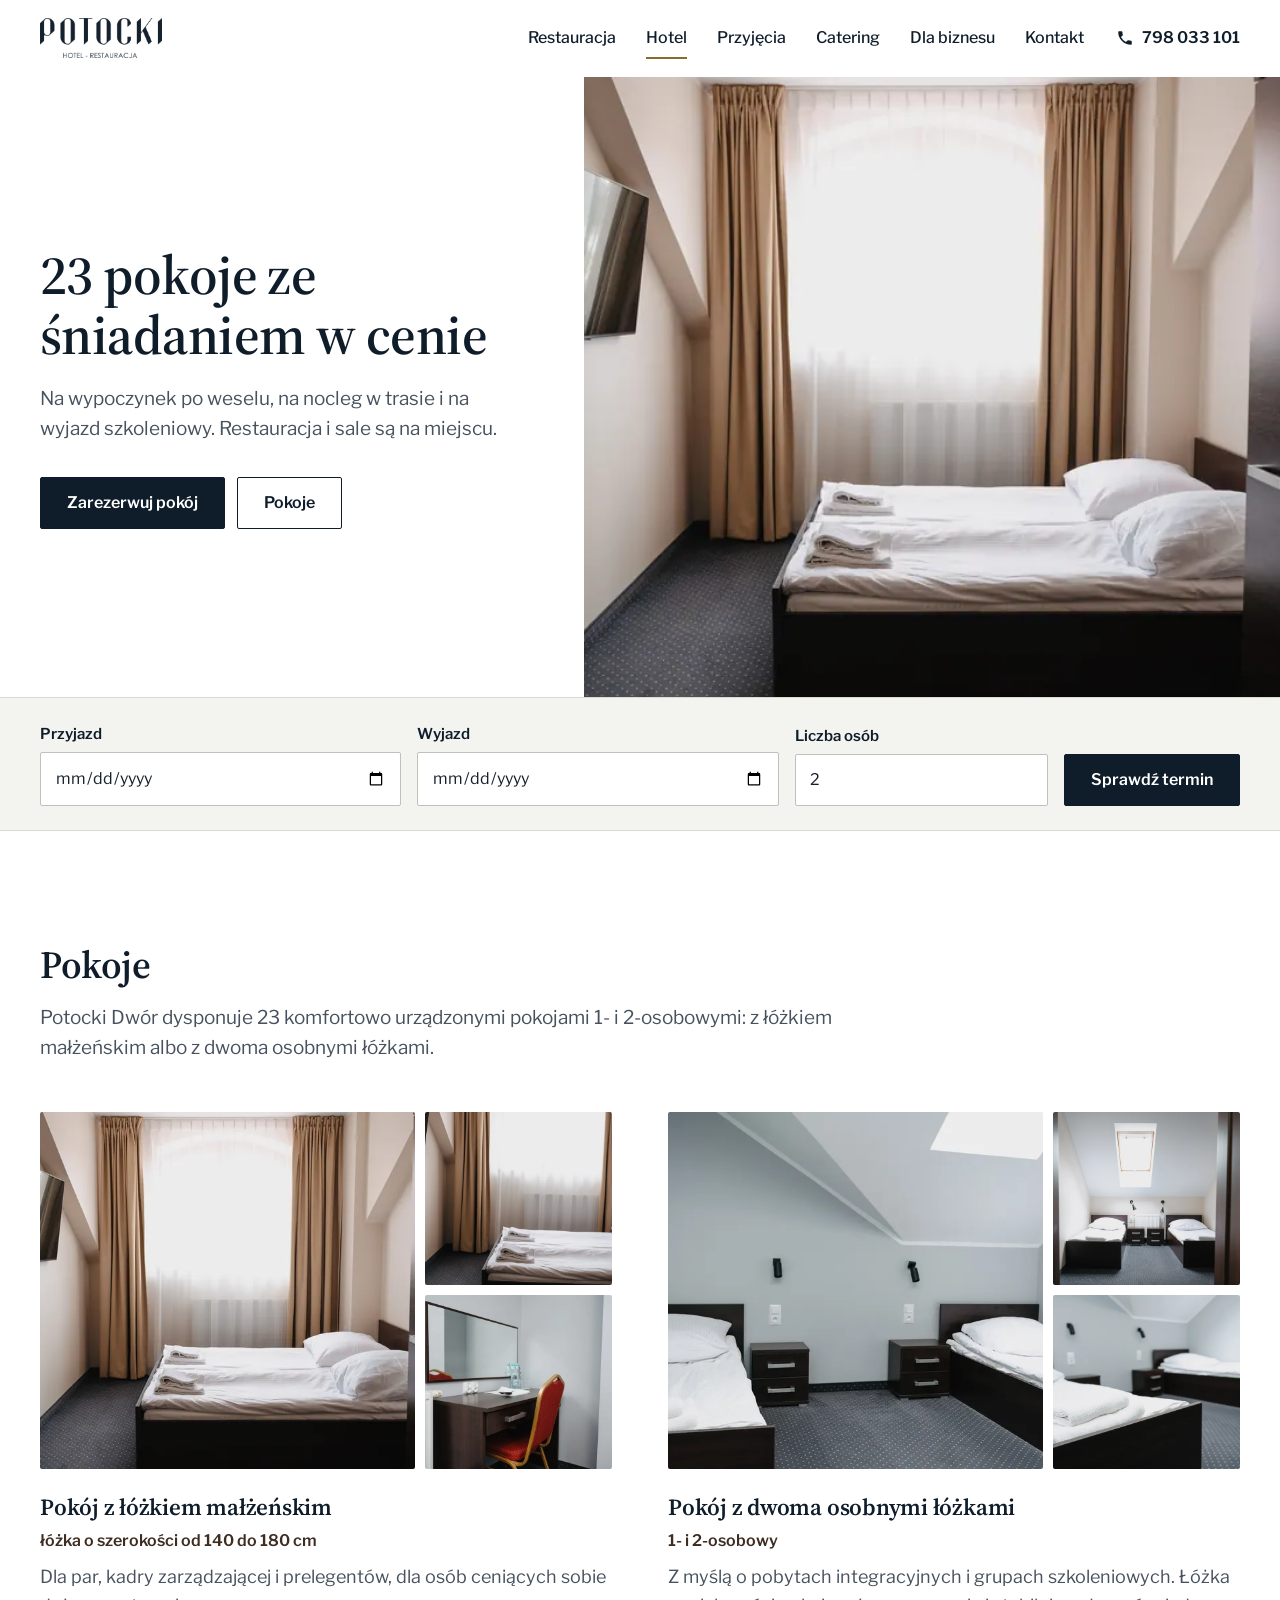
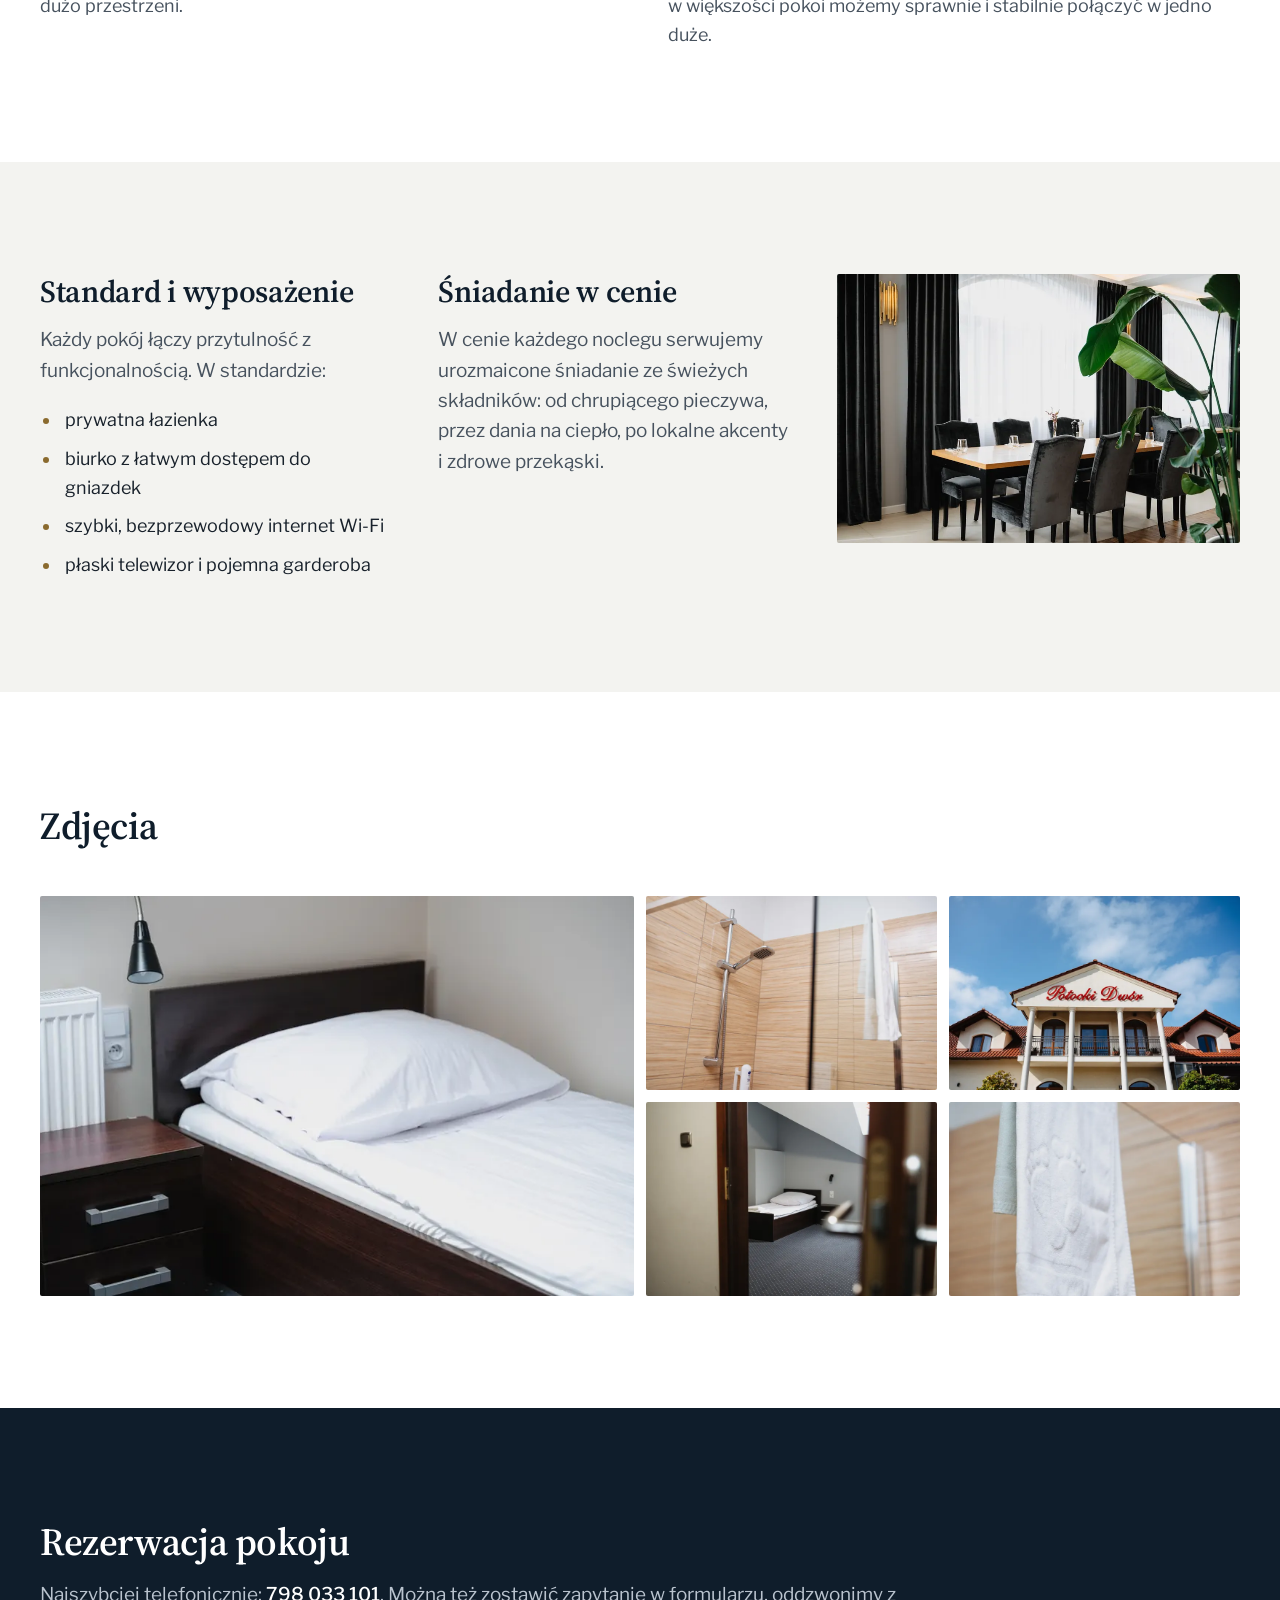
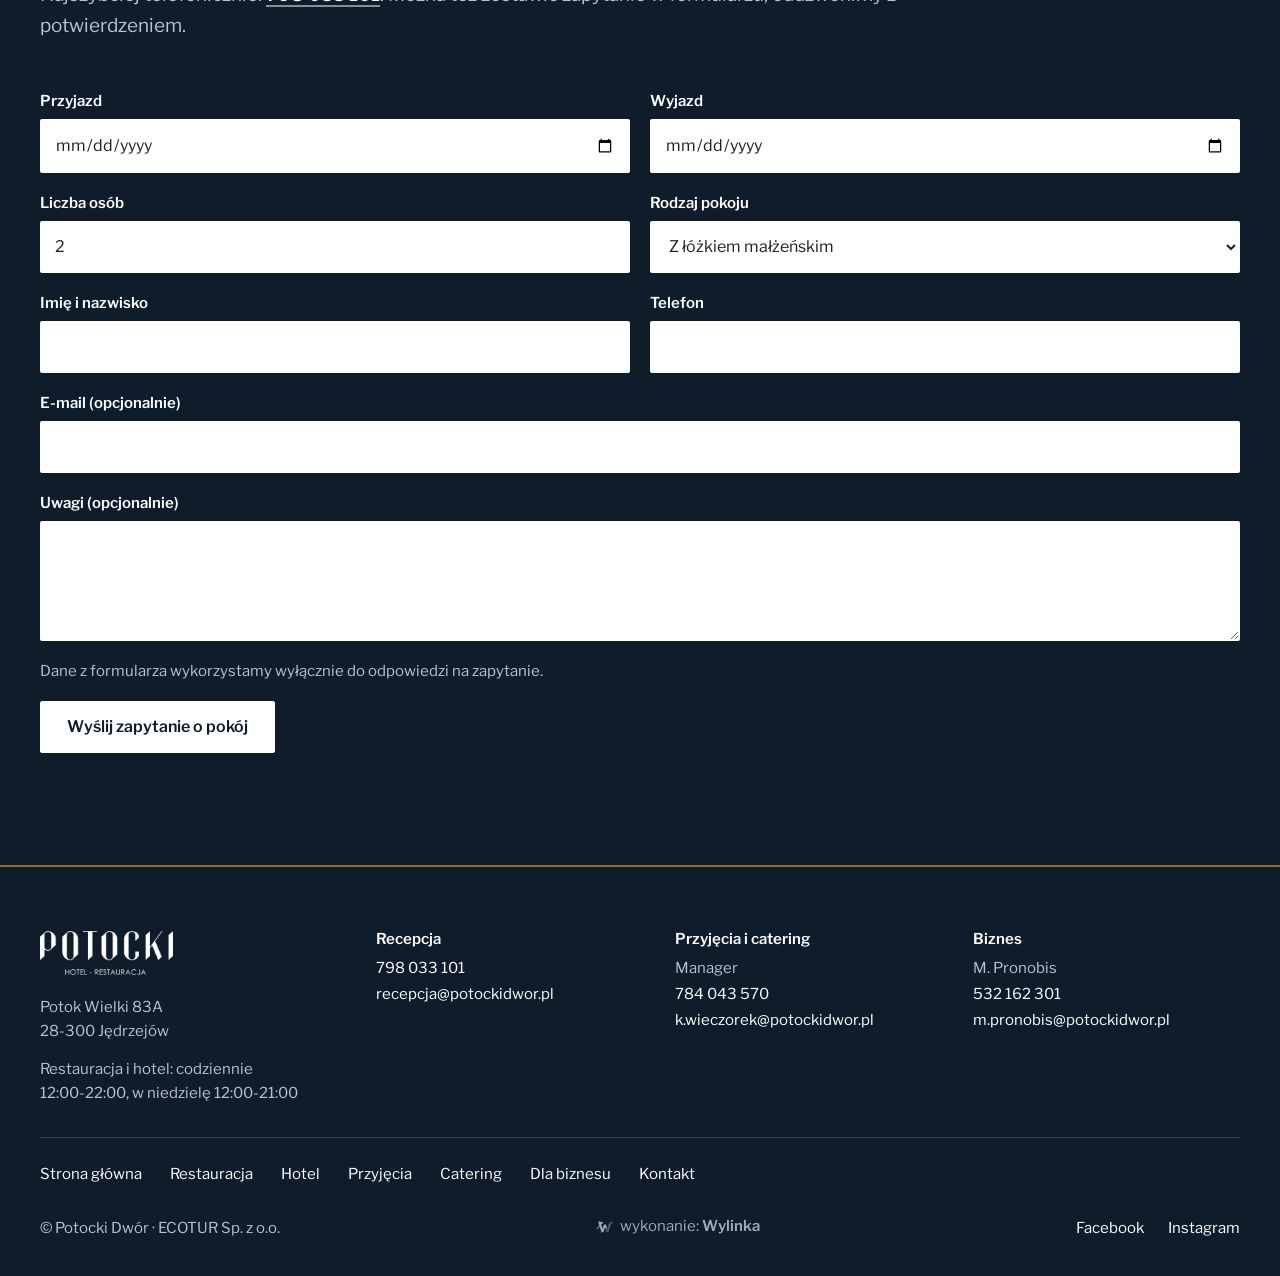
<file: hotel/index.html>
<!doctype html>
<html lang="pl">
<head>
<meta charset="utf-8">
<meta name="viewport" content="width=device-width, initial-scale=1, viewport-fit=cover">
<title>Hotel Jędrzejów - 23 pokoje ze śniadaniem | Potocki Dwór</title>
<meta name="description" content="Hotel pod Jędrzejowem w Potoku Wielkim: 23 pokoje 1- i 2-osobowe z łazienką, biurkiem, Wi-Fi i TV, śniadanie w cenie noclegu. Zapytaj o wolny pokój: 798 033 101.">
<!-- PODGLĄD (GitHub Pages): noindex. Wersja produkcyjna: build.py --prod (canonical https://potockidwor.pl/hotel/) -->
<meta name="robots" content="noindex, nofollow">
<meta property="og:type" content="website">
<meta property="og:locale" content="pl_PL">
<meta property="og:site_name" content="Potocki Dwór">
<meta property="og:title" content="Hotel Jędrzejów - 23 pokoje ze śniadaniem | Potocki Dwór">
<meta property="og:description" content="Hotel pod Jędrzejowem w Potoku Wielkim: 23 pokoje 1- i 2-osobowe z łazienką, biurkiem, Wi-Fi i TV, śniadanie w cenie noclegu. Zapytaj o wolny pokój: 798 033 101.">
<meta property="og:url" content="https://wylinka-podglad.pl/potocki-www/hotel/">
<meta property="og:image" content="https://wylinka-podglad.pl/potocki-www/assets/img/og/og-pokoj-dbl.jpg">
<meta property="og:image:width" content="1200">
<meta property="og:image:height" content="630">
<meta property="og:image:alt" content="Potocki Dwór - hotel i restauracja w Potoku Wielkim pod Jędrzejowem">
<meta name="twitter:card" content="summary_large_image">
<meta name="theme-color" content="#ffffff">
<link rel="icon" href="../favicon.ico" sizes="32x32">
<link rel="icon" type="image/png" href="../assets/img/favicon.png">
<link rel="apple-touch-icon" href="../assets/img/apple-touch-icon.png">
<link rel="manifest" href="../site.webmanifest">
<link rel="preconnect" href="https://fonts.googleapis.com"><link rel="preconnect" href="https://fonts.gstatic.com" crossorigin>
<link rel="preload" as="style" href="https://fonts.googleapis.com/css2?family=Source+Serif+4:opsz,wght@8..60,600;8..60,700&family=Libre+Franklin:wght@400;500;600&display=swap" onload="this.onload=null;this.rel='stylesheet'"><noscript><link rel="stylesheet" href="https://fonts.googleapis.com/css2?family=Source+Serif+4:opsz,wght@8..60,600;8..60,700&family=Libre+Franklin:wght@400;500;600&display=swap"></noscript>

<link rel="stylesheet" href="../assets/css/style.css?v=11">
<link rel="preload" as="image" href="../assets/img/pokoj-dbl-1600.webp" imagesrcset="../assets/img/pokoj-dbl-800.webp 800w, ../assets/img/pokoj-dbl-1600.webp 1600w" imagesizes="(max-width:760px) 100vw, 60vw">
<script type="application/ld+json">{"@context":"https://schema.org","@graph":[{"@type":"Hotel","@id":"https://potockidwor.pl/#hotel","name":"Hotel Potocki Dwór","url":"https://potockidwor.pl/hotel/","telephone":"+48798033101","email":"recepcja@potockidwor.pl","address":{"@type":"PostalAddress","streetAddress":"Potok Wielki 83A","postalCode":"28-300","addressLocality":"Jędrzejów","addressRegion":"świętokrzyskie","addressCountry":"PL"},"geo":{"@type":"GeoCoordinates","latitude":50.6085192,"longitude":20.2364365},"image":["https://potockidwor.pl/assets/img/og/og-pokoj-dbl.jpg","https://potockidwor.pl/assets/img/og/og-fasada.jpg"],"sameAs":["https://www.facebook.com/PotockiDwor","https://www.instagram.com/potocki_dwor/"],"description":"23 pokoje 1- i 2-osobowe z łazienką, biurkiem, Wi-Fi i TV, śniadanie w cenie noclegu.","numberOfRooms":23,"parentOrganization":{"@id":"https://potockidwor.pl/#firma"},"amenityFeature":[{"@type":"LocationFeatureSpecification","name":"Śniadanie w cenie noclegu","value":true},{"@type":"LocationFeatureSpecification","name":"Wi-Fi","value":true},{"@type":"LocationFeatureSpecification","name":"Telewizor","value":true},{"@type":"LocationFeatureSpecification","name":"Łazienka w pokoju","value":true},{"@type":"LocationFeatureSpecification","name":"Restauracja na miejscu","value":true},{"@type":"LocationFeatureSpecification","name":"Sale konferencyjne","value":true}]},{"@type":"BreadcrumbList","itemListElement":[{"@type":"ListItem","position":1,"name":"Potocki Dwór","item":"https://potockidwor.pl/"},{"@type":"ListItem","position":2,"name":"Hotel","item":"https://potockidwor.pl/hotel/"}]},{"@type":"WebPage","@id":"https://potockidwor.pl/hotel/#strona","url":"https://potockidwor.pl/hotel/","name":"Hotel Jędrzejów - 23 pokoje ze śniadaniem | Potocki Dwór","description":"Hotel pod Jędrzejowem w Potoku Wielkim: 23 pokoje 1- i 2-osobowe z łazienką, biurkiem, Wi-Fi i TV, śniadanie w cenie noclegu. Zapytaj o wolny pokój: 798 033 101.","inLanguage":"pl","isPartOf":{"@id":"https://potockidwor.pl/#www"},"primaryImageOfPage":"https://potockidwor.pl/assets/img/og/og-pokoj-dbl.jpg"}]}</script>
<script defer src="../assets/js/config.js?v=11"></script>
<!-- POMIAR: GA4 + Meta Pixel ładowane przez assets/js/app.js (zgody, Consent Mode v2) dopiero po wpisaniu identyfikatorów w config.js -->
</head>
<body data-strona="hotel" data-root="../">
<a class="pomin" href="#tresc">Przejdź do treści</a>
<header class="gora">
  <div class="wrap gora-in">
    <a class="logo" href="../" aria-label="Potocki Dwór - strona główna"><img src="../assets/img/logo-granat.png" width="720" height="237" alt="Potocki Hotel - Restauracja"></a>
    <nav class="menu" aria-label="Menu główne"><a href="../restauracja/">Restauracja</a><a href="../hotel/" aria-current="page">Hotel</a><a href="../przyjecia/">Przyjęcia</a><a href="../catering/">Catering</a><a href="../dla-biznesu/">Dla biznesu</a><a href="../kontakt/">Kontakt</a></nav>
    <div class="gora-akcje">
      <a class="tel" href="tel:+48798033101" data-ev="click_tel" aria-label="Zadzwoń: 798 033 101"><svg viewBox="0 0 24 24" aria-hidden="true"><path d="M6.6 10.8a15.1 15.1 0 0 0 6.6 6.6l2.2-2.2a1 1 0 0 1 1-.25 11.4 11.4 0 0 0 3.6.57 1 1 0 0 1 1 1V20a1 1 0 0 1-1 1A17 17 0 0 1 3 4a1 1 0 0 1 1-1h3.5a1 1 0 0 1 1 1c0 1.25.2 2.45.57 3.57a1 1 0 0 1-.25 1z"/></svg><span>798 033 101</span></a>
      
      <button class="ham" type="button" aria-label="Menu" aria-expanded="false" aria-controls="panel"><span></span></button>
    </div>
  </div>
</header>
<div class="panel" id="panel">
  <a class="poz" href="../">Strona główna</a><a class="poz" href="../restauracja/">Restauracja</a><a class="poz" href="../hotel/" aria-current="page">Hotel</a><a class="poz" href="../przyjecia/">Przyjęcia</a><a class="poz" href="../catering/">Catering</a><a class="poz" href="../dla-biznesu/">Dla biznesu</a><a class="poz" href="../kontakt/">Kontakt</a>
  <a class="panel-tel" href="tel:+48798033101" data-ev="click_tel"><svg viewBox="0 0 24 24" aria-hidden="true"><path d="M6.6 10.8a15.1 15.1 0 0 0 6.6 6.6l2.2-2.2a1 1 0 0 1 1-.25 11.4 11.4 0 0 0 3.6.57 1 1 0 0 1 1 1V20a1 1 0 0 1-1 1A17 17 0 0 1 3 4a1 1 0 0 1 1-1h3.5a1 1 0 0 1 1 1c0 1.25.2 2.45.57 3.57a1 1 0 0 1-.25 1z"/></svg>798 033 101</a>
</div>
<main id="tresc">
<section class="hero">
  <div class="hero-tekst">
    <h1>23 pokoje ze śniadaniem w cenie</h1>
    <p class="lead">Na wypoczynek po weselu, na nocleg w trasie i na wyjazd szkoleniowy. Restauracja i sale są na miejscu.</p>
    <div class="hero-cta">
      <a class="btn btn-glowny" href="#rezerwacja" data-ev="begin_reservation">Zarezerwuj pokój</a>
      <a class="btn btn-obrys" href="#pokoje">Pokoje</a>
    </div>
  </div>
  <figure class="hero-foto" style="--poz:center 60%"><img src="../assets/img/pokoj-dbl-1600.webp" srcset="../assets/img/pokoj-dbl-800.webp 800w, ../assets/img/pokoj-dbl-1600.webp 1600w" sizes="(max-width:760px) 100vw, 60vw" width="1600" height="1065" alt="Pokój hotelowy z łóżkiem małżeńskim, zasłonami i telewizorem" fetchpriority="high"></figure>
</section>

<section class="szybka-rez" aria-label="Sprawdź termin pobytu">
  <!-- Docelowo w tym miejscu widget KW Hotel PRO (config.js -> kwHotel). Do tego czasu pasek przenosi daty do formularza zapytania. -->
  <form class="wrap szybka-rez-in" id="szybka-rez">
    <div class="pole"><label for="sr-od">Przyjazd</label><input id="sr-od" type="date"></div>
    <div class="pole"><label for="sr-do">Wyjazd</label><input id="sr-do" type="date"></div>
    <div class="pole"><label for="sr-osoby">Liczba osób</label><input id="sr-osoby" type="number" min="1" max="60" value="2" inputmode="numeric"></div>
    <button class="btn btn-glowny" type="submit" data-ev="begin_reservation">Sprawdź termin</button>
  </form>
</section>

<section class="sekcja" id="pokoje" aria-labelledby="h-pokoje">
  <div class="wrap">
    <div class="naglowek">
      <h2 id="h-pokoje">Pokoje</h2>
      <p class="lead-s">Potocki Dwór dysponuje 23 komfortowo urządzonymi pokojami 1- i 2-osobowymi: z łóżkiem małżeńskim albo z dwoma osobnymi łóżkami.</p>
    </div>
    <div class="pokoje">
      <article class="pokoj">
        <div class="pokoj-fotki" data-lb-grupa>
          <button type="button" data-lb data-src="../assets/img/pokoj-dbl-1600.webp" data-opis="Pokój z łóżkiem małżeńskim"><img src="../assets/img/pokoj-dbl-800.webp" alt="Pokój z łóżkiem małżeńskim" loading="lazy" width="800" height="532"></button>
          <button type="button" data-lb data-src="../assets/img/pokoj-dbl2-1600.webp" data-opis="Pokój z łóżkiem małżeńskim, widok od okna"><img src="../assets/img/pokoj-dbl2-800.webp" alt="Łóżko małżeńskie przy oknie" loading="lazy" width="800" height="532"></button>
          <button type="button" data-lb data-src="../assets/img/pokoj-biurko-1600.webp" data-opis="Biurko w pokoju"><img src="../assets/img/pokoj-biurko-800.webp" alt="Biurko z lustrem i krzesłem" loading="lazy" width="800" height="532"></button>
        </div>
        <h3>Pokój z łóżkiem małżeńskim</h3>
        <p class="ile">łóżka o szerokości od 140 do 180 cm</p>
        <p class="op">Dla par, kadry zarządzającej i prelegentów, dla osób ceniących sobie dużo przestrzeni.</p>
      </article>
      <article class="pokoj">
        <div class="pokoj-fotki" data-lb-grupa>
          <button type="button" data-lb data-src="../assets/img/pokoj-twin-1600.webp" data-opis="Pokój z dwoma łóżkami"><img src="../assets/img/pokoj-twin-800.webp" alt="Pokój z dwoma łóżkami pod skosem" loading="lazy" width="800" height="532"></button>
          <button type="button" data-lb data-src="../assets/img/pokoj-twin3-1600.webp" data-opis="Pokój z dwoma łóżkami i oknem dachowym"><img src="../assets/img/pokoj-twin3-800.webp" alt="Dwa łóżka i okno dachowe" loading="lazy" width="800" height="532"></button>
          <button type="button" data-lb data-src="../assets/img/pokoj-twin2-1600.webp" data-opis="Ręczniki na łóżku"><img src="../assets/img/pokoj-twin2-800.webp" alt="Pościel i ręczniki na łóżku" loading="lazy" width="800" height="532"></button>
        </div>
        <h3>Pokój z dwoma osobnymi łóżkami</h3>
        <p class="ile">1- i 2-osobowy</p>
        <p class="op">Z myślą o pobytach integracyjnych i grupach szkoleniowych. Łóżka w większości pokoi możemy sprawnie i stabilnie połączyć w jedno duże.</p>
      </article>
    </div>
  </div>
</section>

<section class="sekcja tlo2" aria-labelledby="h-standard">
  <div class="wrap trzy-std">
    <div>
      <h2 id="h-standard">Standard i wyposażenie</h2>
      <p class="lead-s">Każdy pokój łączy przytulność z funkcjonalnością. W standardzie:</p>
      <ul class="lista">
        <li>prywatna łazienka</li>
        <li>biurko z łatwym dostępem do gniazdek</li>
        <li>szybki, bezprzewodowy internet Wi-Fi</li>
        <li>płaski telewizor i pojemna garderoba</li>
      </ul>
    </div>
    <div>
      <h2>Śniadanie w cenie</h2>
      <p class="lead-s">W cenie każdego noclegu serwujemy urozmaicone śniadanie ze świeżych składników: od chrupiącego pieczywa, przez dania na ciepło, po lokalne akcenty i zdrowe przekąski.</p>
    </div>
    <img class="foto-r" src="../assets/img/resto-okno-800.webp" alt="Stół w restauracji przy dużym oknie" loading="lazy" width="800" height="532">
  </div>
</section>

<section class="sekcja" aria-labelledby="h-galeria-h">
  <div class="wrap">
    <h2 id="h-galeria-h" class="naglowek">Zdjęcia</h2>
    <div class="galeria galeria-5" data-lb-grupa>
      <button type="button" class="duze" data-lb data-src="../assets/img/pokoj-lozko-1600.webp" data-opis="Łóżko pojedyncze"><img src="../assets/img/pokoj-lozko-800.webp" alt="Łóżko pojedyncze z białą pościelą" loading="lazy" width="800" height="532"></button>
      <button type="button" data-lb data-src="../assets/img/lazienka-1600.webp" data-opis="Łazienka z prysznicem"><img src="../assets/img/lazienka-800.webp" alt="Łazienka z prysznicem" loading="lazy" width="800" height="532"></button>
      <button type="button" data-lb data-src="../assets/img/fasada2-1600.webp" data-opis="Fasada Potockiego Dworu"><img src="../assets/img/fasada2-800.webp" alt="Fasada Potockiego Dworu z kolumnami" loading="lazy" width="800" height="532"></button>
      <button type="button" data-lb data-src="../assets/img/pokoj-wejscie-1600.webp" data-opis="Wejście do pokoju"><img src="../assets/img/pokoj-wejscie-800.webp" alt="Widok na pokój od drzwi" loading="lazy" width="800" height="532"></button>
      <button type="button" data-lb data-src="../assets/img/recznik-1600.webp" data-opis="Ręcznik w łazience"><img src="../assets/img/recznik-800.webp" alt="Ręcznik w łazience" loading="lazy" width="800" height="532"></button>
    </div>
  </div>
</section>

<section class="sekcja ciemna" id="rezerwacja" aria-labelledby="h-rez">
  <div class="wrap">
    <div class="naglowek">
      <h2 id="h-rez">Rezerwacja pokoju</h2>
      <p class="lead-s">Najszybciej telefonicznie: <a class="link" href="tel:+48798033101" data-ev="click_tel">798 033 101</a>. Można też zostawić zapytanie w formularzu, oddzwonimy z potwierdzeniem.</p>
    </div>
    <!-- Moduł rezerwacji KW Hotel PRO (później, decyzja klienta 22.10): kod od dostawcy wpisuje się w config.js (kwHotel.kod)
         albo w panelu WordPress; pojawi się w tym kontenerze. Do tego czasu działa formularz zapytania poniżej. -->
    <div id="kw-modul"></div>
    <form class="formularz" data-form="hotel" data-temat="Rezerwacja pokoju - zapytanie ze strony">
      <div class="pole"><label for="h-od">Przyjazd</label><input id="h-od" name="przyjazd" type="date" required><span class="blad">Podaj datę przyjazdu.</span></div>
      <div class="pole"><label for="h-do">Wyjazd</label><input id="h-do" name="wyjazd" type="date" required><span class="blad">Podaj datę wyjazdu.</span></div>
      <div class="pole"><label for="h-osoby">Liczba osób</label><input id="h-osoby" name="osoby" type="number" min="1" max="60" value="2" required><span class="blad">Podaj liczbę osób.</span></div>
      <div class="pole"><label for="h-pokoj">Rodzaj pokoju</label><select id="h-pokoj" name="pokoj"><option>Z łóżkiem małżeńskim</option><option>Z dwoma osobnymi łóżkami</option><option>Pokój 1-osobowy</option><option>Kilka pokoi dla grupy</option><option>Bez znaczenia</option></select></div>
      <div class="pole"><label for="h-imie">Imię i nazwisko</label><input id="h-imie" name="imie" autocomplete="name" required><span class="blad">Podaj imię i nazwisko.</span></div>
      <div class="pole"><label for="h-tel">Telefon</label><input id="h-tel" name="telefon" type="tel" autocomplete="tel" required><span class="blad">Podaj numer telefonu.</span></div>
      <div class="pole cale"><label for="h-mail">E-mail (opcjonalnie)</label><input id="h-mail" name="email" type="email" autocomplete="email"><span class="blad">Sprawdź adres e-mail.</span></div>
      <div class="pole cale"><label for="h-uwagi">Uwagi (opcjonalnie)</label><textarea id="h-uwagi" name="uwagi" rows="3"></textarea></div>
      <p class="form-info cale">Dane z formularza wykorzystamy wyłącznie do odpowiedzi na zapytanie.</p>
      <div class="cale"><button class="btn btn-bialy" type="submit" data-ev="begin_reservation">Wyślij zapytanie o pokój</button></div>
    </form>
  </div>
</section>

</main>
<footer class="stopka">
  <div class="wrap stopka-in">
    <div class="stopka-marka">
      <img class="stopka-logo" src="../assets/img/logo-biale.png" width="720" height="238" alt="Potocki Hotel - Restauracja" loading="lazy">
      <p>Potok Wielki 83A<br>28-300 Jędrzejów</p>
      <p class="stopka-godz">Restauracja i hotel: codziennie <span class="nw">12:00-22:00</span>, w niedzielę <span class="nw">12:00-21:00</span></p>
    </div>
    <div class="stopka-kontakty">
      <div><h2>Recepcja</h2><p><a href="tel:+48798033101" data-ev="click_tel">798 033 101</a></p><p><a href="mailto:recepcja@potockidwor.pl">recepcja@potockidwor.pl</a></p></div>
      <div><h2>Przyjęcia i catering</h2><p>Manager</p><p><a href="tel:+48784043570" data-ev="click_tel">784 043 570</a></p><p><a href="mailto:k.wieczorek@potockidwor.pl">k.wieczorek@potockidwor.pl</a></p></div>
      <div><h2>Biznes</h2><p>M. Pronobis</p><p><a href="tel:+48532162301" data-ev="click_tel">532 162 301</a></p><p><a href="mailto:m.pronobis@potockidwor.pl">m.pronobis@potockidwor.pl</a></p></div>
    </div>
    <nav class="stopka-menu" aria-label="Menu w stopce"><a href="../">Strona główna</a><a href="../restauracja/">Restauracja</a><a href="../hotel/">Hotel</a><a href="../przyjecia/">Przyjęcia</a><a href="../catering/">Catering</a><a href="../dla-biznesu/">Dla biznesu</a><a href="../kontakt/">Kontakt</a></nav>
  </div>
  <div class="wrap stopka-dol">
    <p>© Potocki Dwór · ECOTUR Sp. z o.o.</p>
    <a class="wylinka-badge" href="https://wylinka.pl/?utm_source=potockidwor.pl&amp;utm_medium=stopka&amp;utm_campaign=wykonanie" rel="noopener" title="Strona wykonana przez Wylinka"><svg viewBox="0 0 64 64" aria-hidden="true" focusable="false" fill="currentColor"><path d="M9.8 22.8l-1.2-7.9 2.2-3.7 15.5 4.6-.5 1.5-7.2 5.5 4.7 15.6 5-15.6 7 0 4.1 12.7-4.2-.9-2.6 1.8-.8-2.2-5.3 15.6-4.3 0 .4 .2-2.1 2.8-1.3-1.1 1.1-1.4-3.1 .2-.1-1.7 2.2-.1-5.7-16.5-4.8 .6-.8 3.1 0 .5-.3 .5 .8 2.2-1.6 .5-.4-1.3-.8 1.6-1.5-.8 .8-1.6-1.4 .6-.6-1.6 2.3-.8 .2-.4 1.3-4.8 5.9-.8-2.4-6.9zM15.2 13.7l-.1-.4-.4 .8-.1 .8 .1 1 .1 .4 .3 .7 .3-.9 .1-.7 0-.8z"/><path class="wy-pod" d="M37.1 49.8l-4.5-13.3 2.6-1.8 4.2 .9 .9 2.8 3-9.7 0-.5 .1-.8 3.2-8.4 .5-1 .6-1 .9-1.1 1.3-1 1.1-.7 1.4-.5 1.4-.3 .7 0 .9 0 1.2 .3 1.4 .6 .8 .5 .7 .7 .6 .7 .5 .9 .3 .9 .1 .9 0 .8-.2 .9-.5 .9-.5 .6-.7 .5-.7 .3-.1-.1 0-.1 .5-.5 .3-.7 .2-.5 0-.6-.1-.6-.3-.7-.4-.5-.4-.4-.5-.3-.6-.3-.7 0-.7 .1-.6 .1-.5 .4-.5 .5-.3 .5-.2 .7-.1 1.5-1.4 5.1-.8 3.3-.3 .7-.5 .7-6 17.5 1.9 .1-.1 1.7-3.1-.2 1.1 1.4-1.3 1.1-2.1-2.8 .4-.2z"/><path class="wy-old" d="M40.8 50l.4-.2-4.1 0-4.2-12.5 2.5-1.7 4.3 .9 .6 1.9 .6-1.6 0-.3 2.4-7.8 0-.5 .1-.8 3.2-8.4 .4-.8 .6-.9 .9-1.2 .9-.9 1.3-.8 1.4-.6 1.2-.3 1.4-.1 1.3 .1 .6 .2 .8 .3 1.1 .6 .9 .7 .7 .9 .5 .9 .3 .9 .1 1.1-.1 .9-.3 .9-.4 .7-.6 .7-.6 .4-.6 .2-.1-.1 0-.1 .5-.5 .3-.7 .2-.5 0-.5-.1-.6-.2-.6-.3-.5-.4-.5-.5-.3-.6-.3-.7-.1-.6 0-.6 .1-.6 .3-.6 .5-.3 .4-.2 .5-.1 .5-.1 1.5-1.4 5.1-.8 3.3-.3 .7-.5 .7-6 17.5 1.9 .1-.1 1.7-3.1-.2 1.1 1.4-1.3 1.1zM49.6 17.1l.6 1.7-1.5 1.9 .4 .4 1.8-2.1-.7-2.1zM48.1 28.3l.5 1.8-1.7 1.8 .4 .4 1.9-2-.6-2.2zM37.9 41.7l1.7-1.5-.4-.4-1.7 1.4zM42.6 38.7l-1.5 2.8 1.1 2-1.3 2.6 .5 .2 1.5-2.8-1.1-2 1.4-2.5z"/></svg><span>wykonanie: <b>Wylinka</b></span></a>
    <p class="social"><a href="https://www.facebook.com/PotockiDwor" target="_blank" rel="noopener">Facebook</a><a href="https://www.instagram.com/potocki_dwor/" target="_blank" rel="noopener">Instagram</a><button type="button" class="link-cookies" data-cookies-ustawienia hidden>Ustawienia plików cookies</button></p>
  </div>
</footer>
<div class="mob" aria-hidden="true"><a class="btn btn-obrys" href="tel:+48798033101" data-ev="click_tel" tabindex="-1">Zadzwoń</a><a class="btn btn-glowny" href="../hotel/#rezerwacja" tabindex="-1">Zarezerwuj pokój</a></div>
<dialog class="lightbox" id="lightbox" aria-label="Powiększone zdjęcie"><button type="button" class="lb-zamknij" aria-label="Zamknij">×</button><button type="button" class="lb-nav lb-pop" aria-label="Poprzednie zdjęcie">‹</button><img alt=""><button type="button" class="lb-nav lb-nast" aria-label="Następne zdjęcie">›</button><p class="lb-opis"></p></dialog>


<script defer src="../assets/js/app.js?v=11"></script>
</body>
</html>
</file>
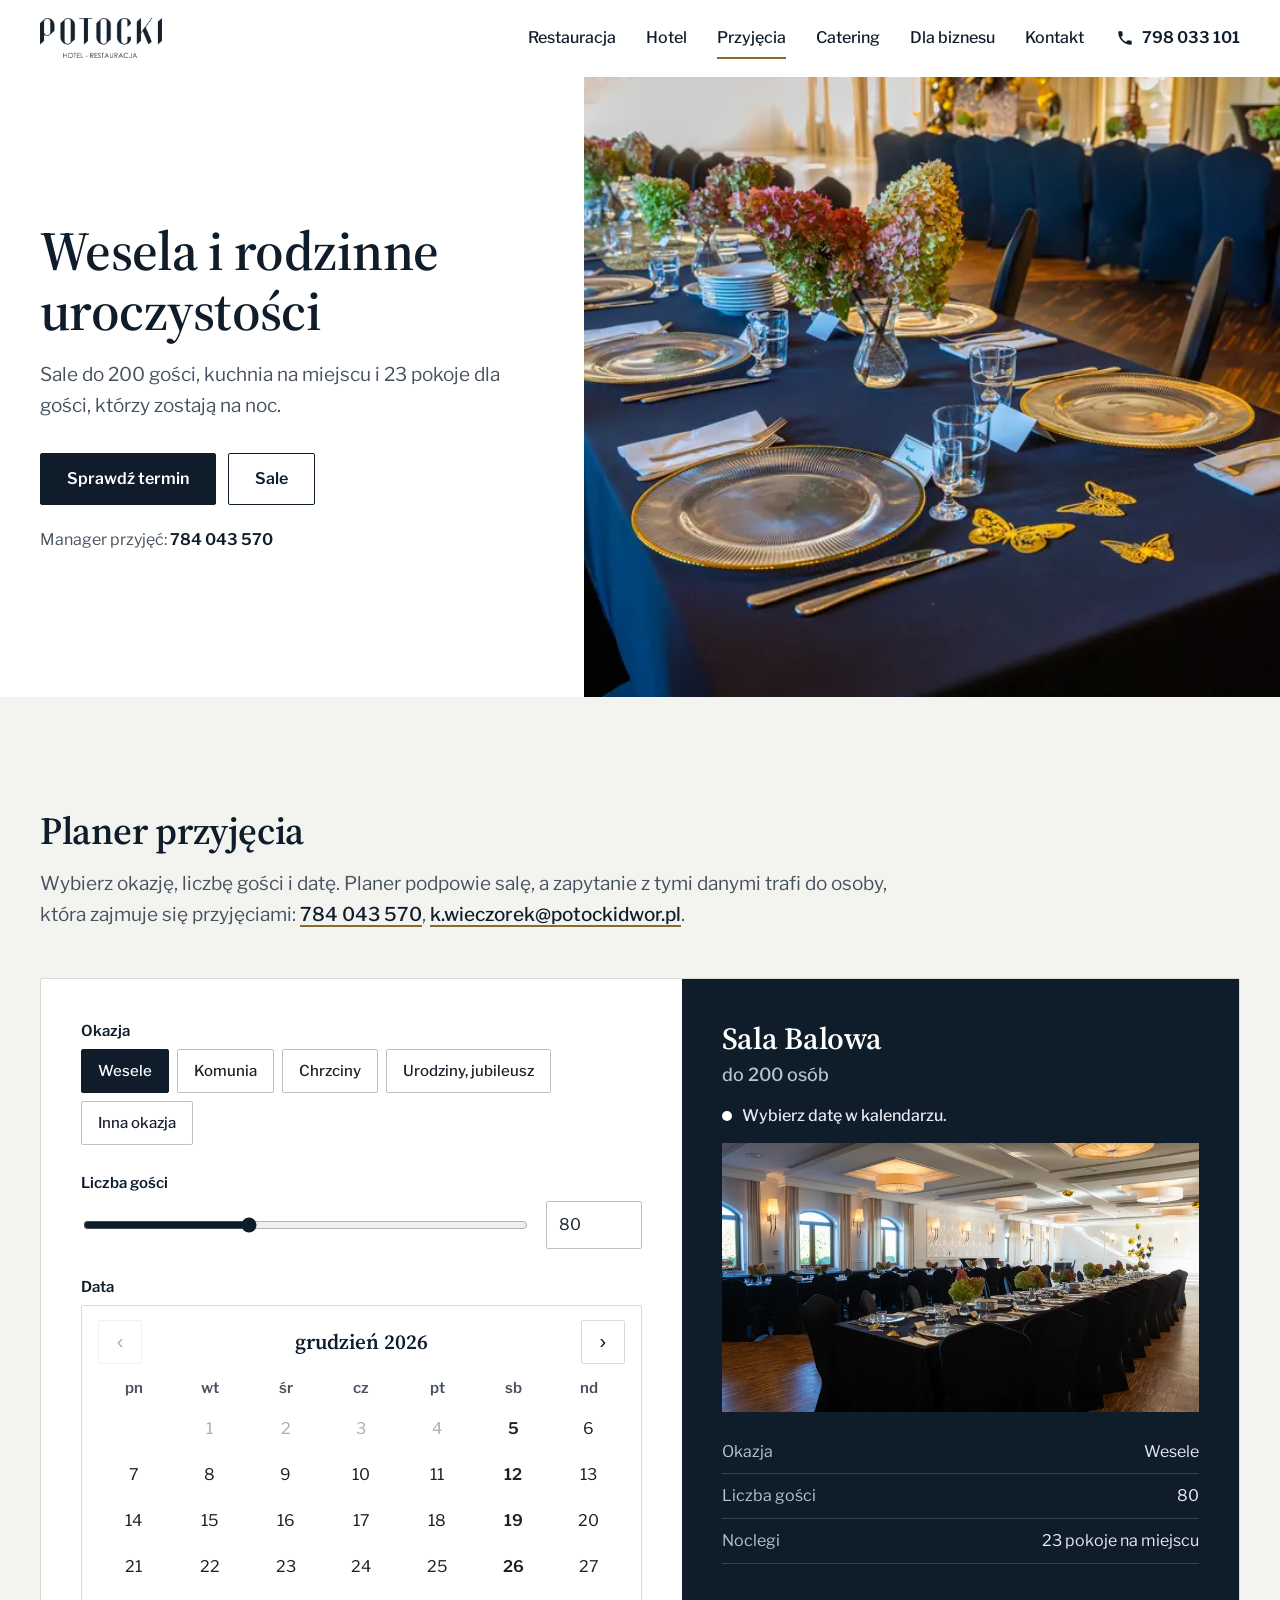
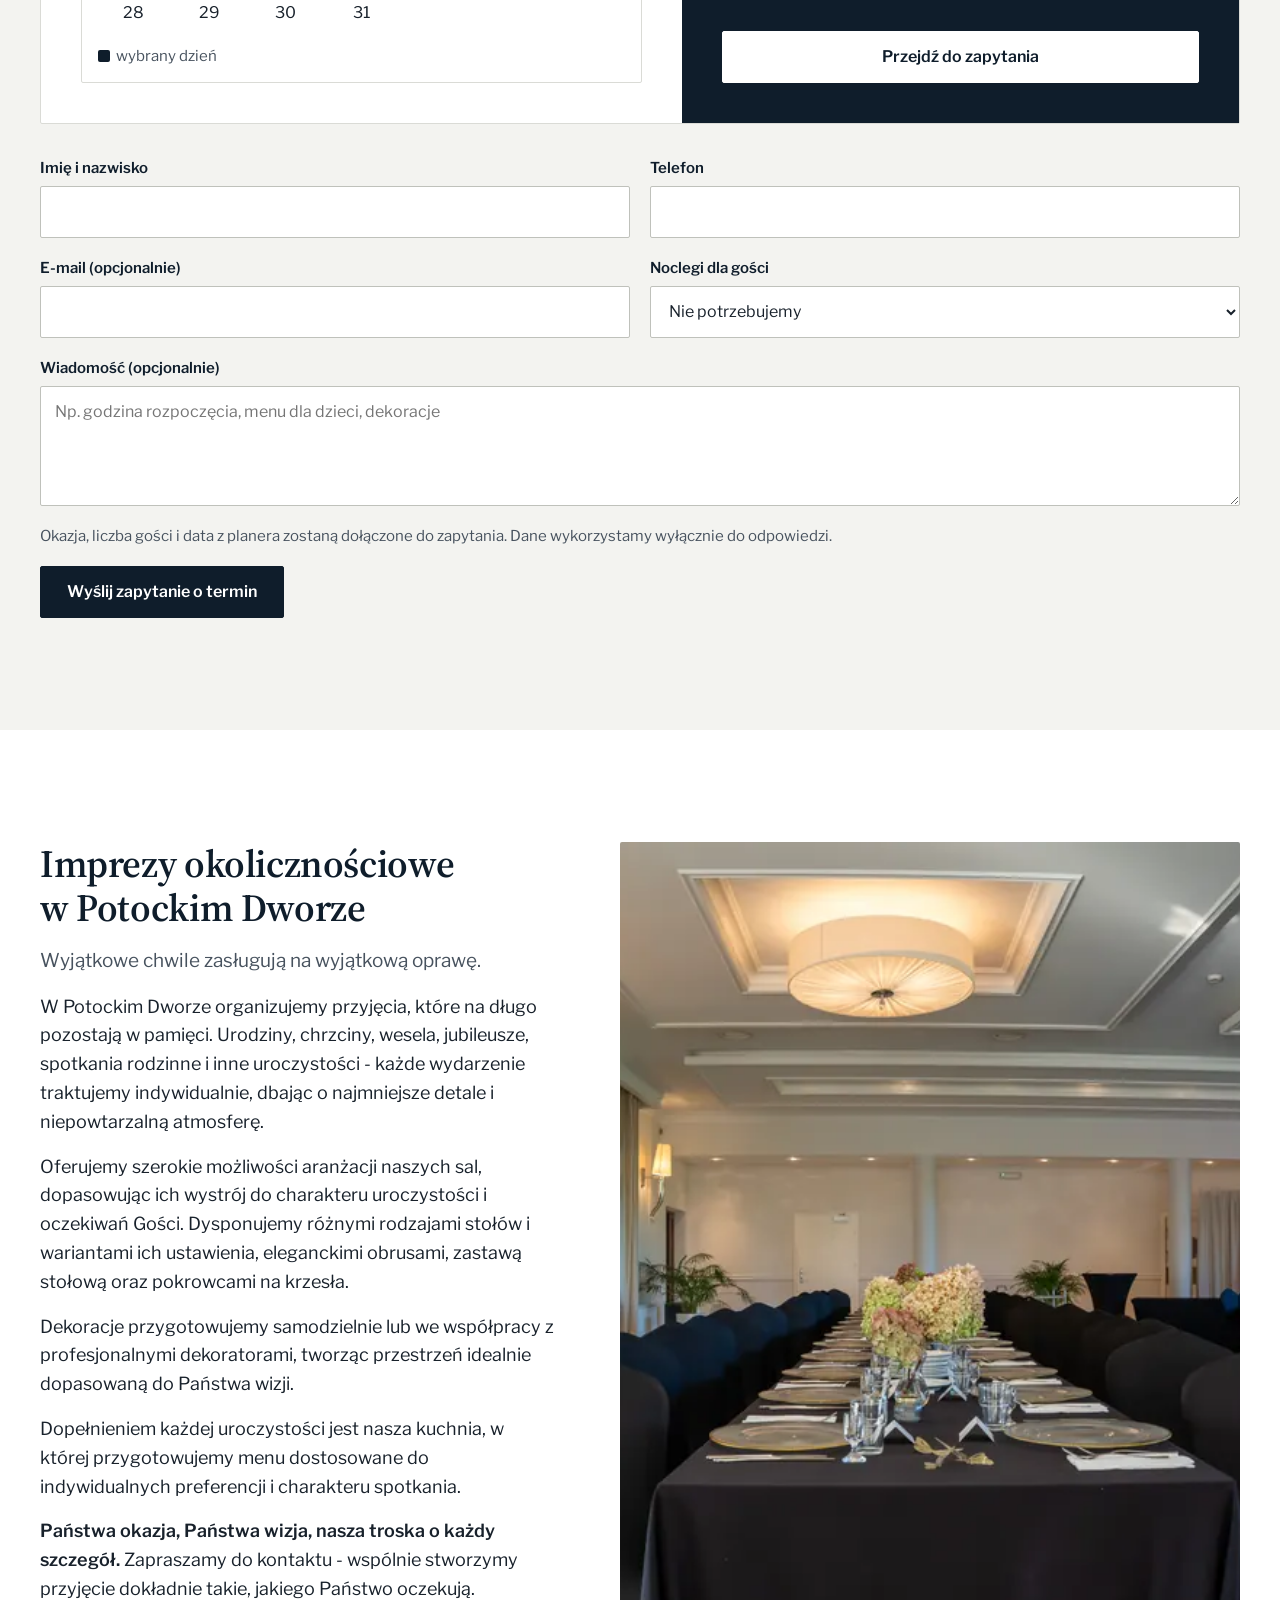
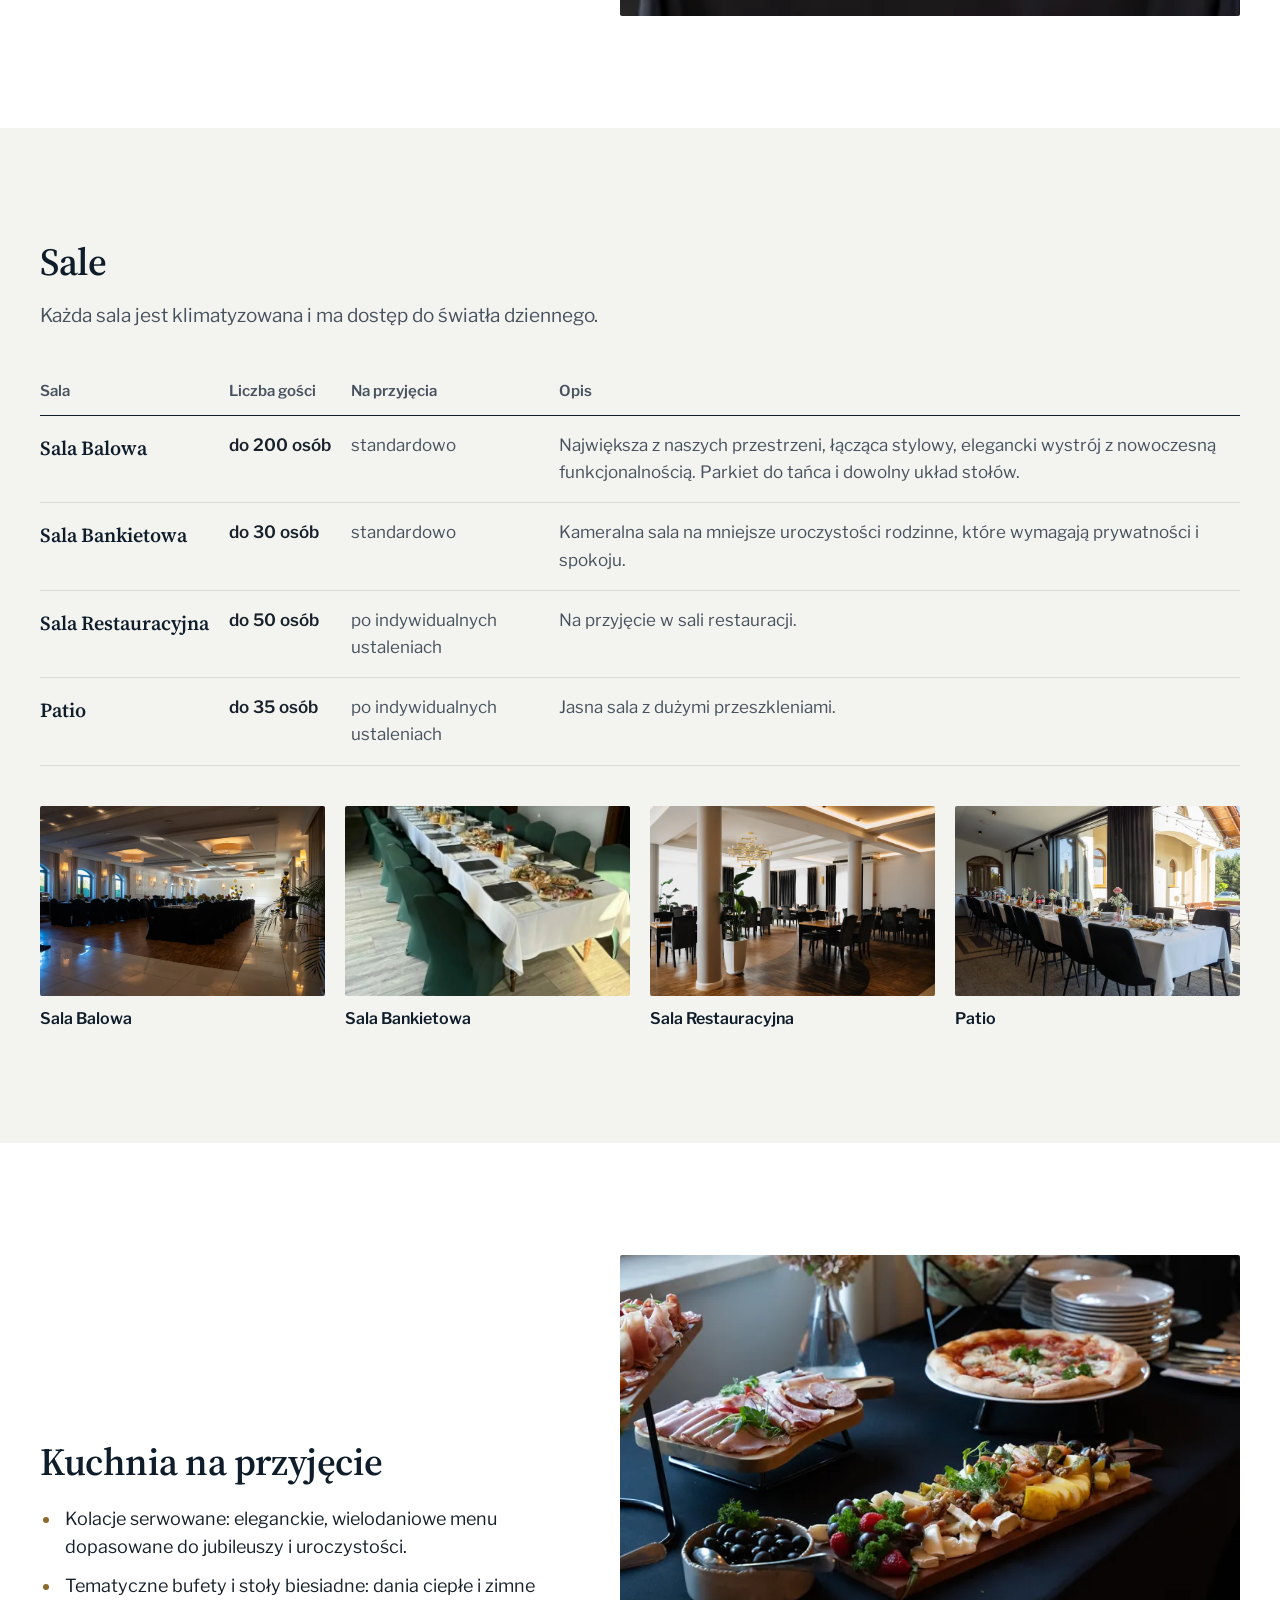
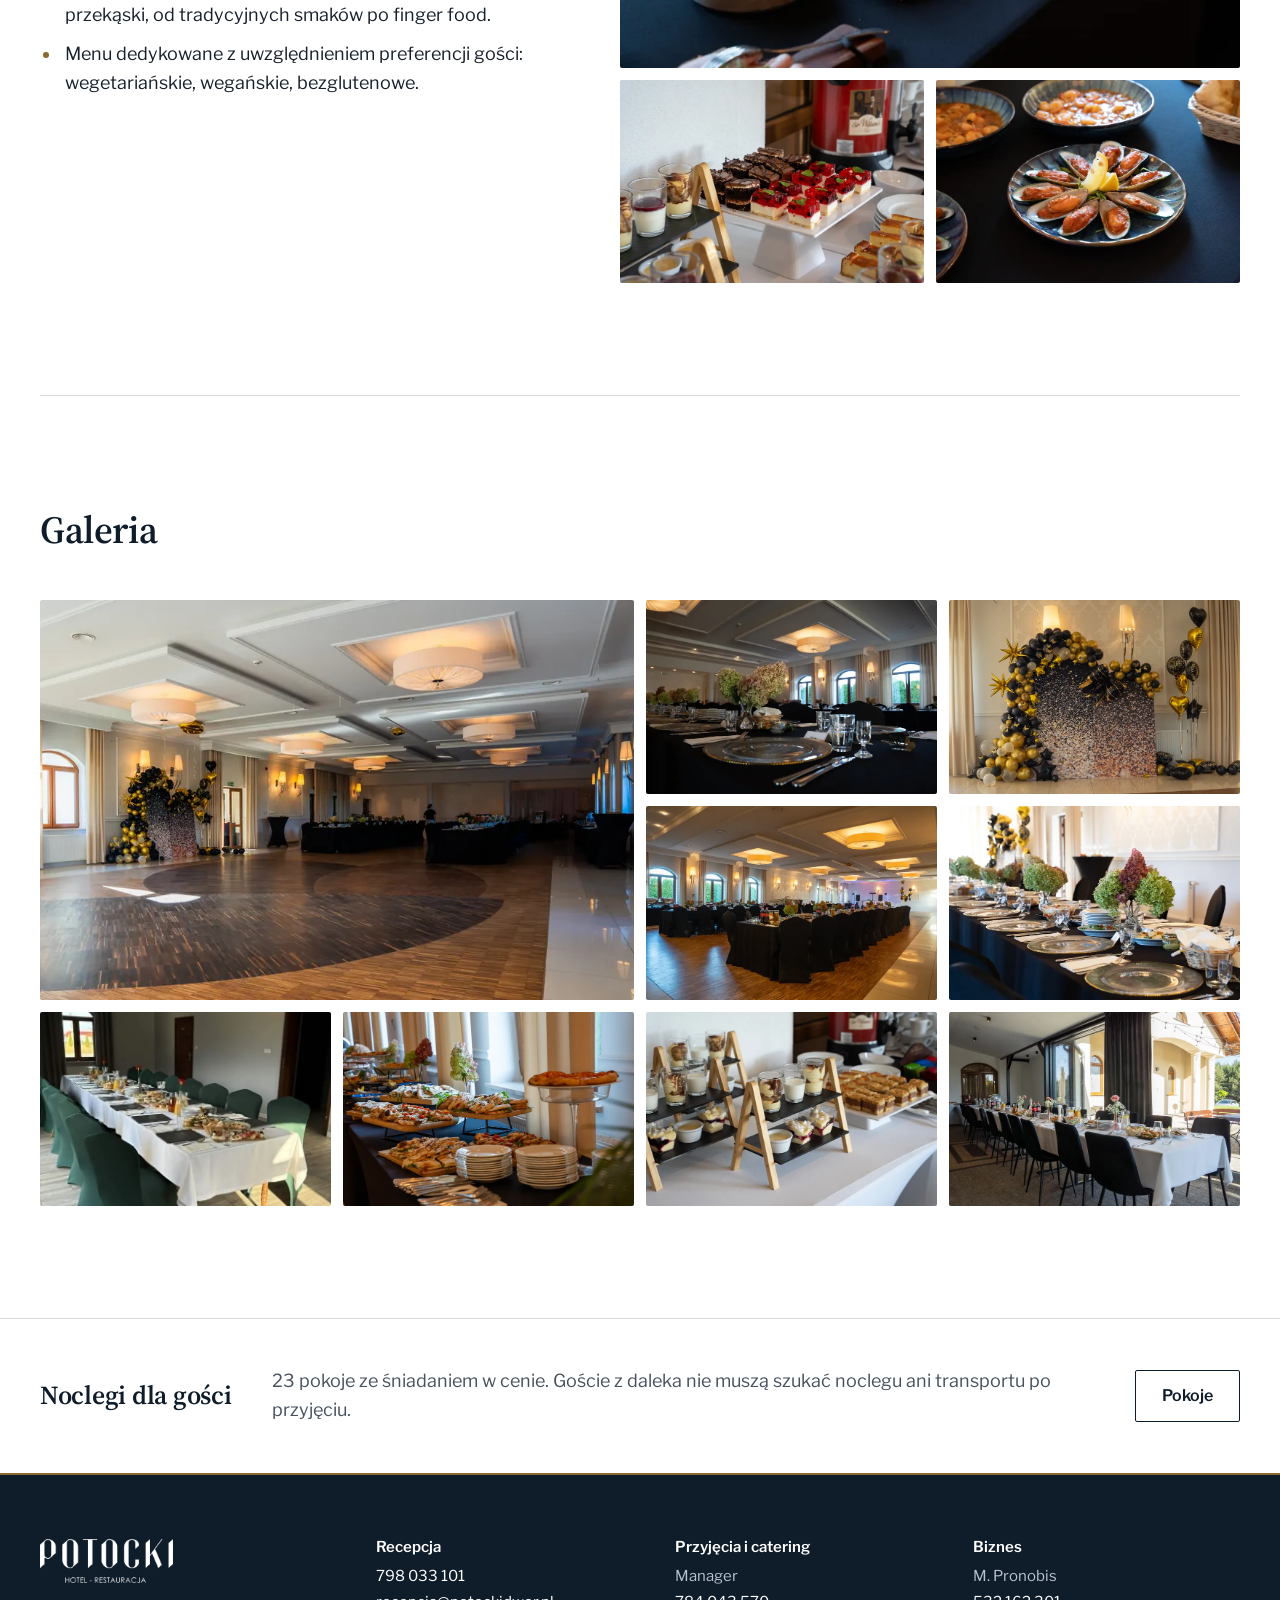
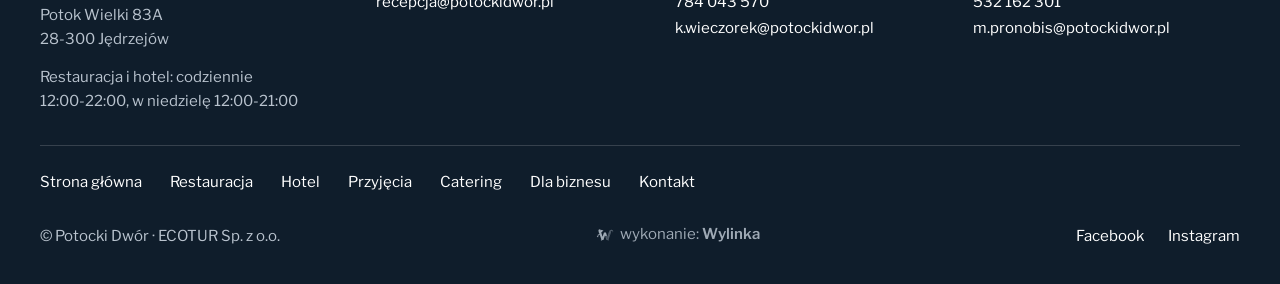
<file: przyjecia/index.html>
<!doctype html>
<html lang="pl">
<head>
<meta charset="utf-8">
<meta name="viewport" content="width=device-width, initial-scale=1, viewport-fit=cover">
<title>Sala weselna Jędrzejów - wesela i przyjęcia | Potocki Dwór</title>
<meta name="description" content="Sala weselna pod Jędrzejowem: Sala Balowa do 200 osób, Sala Bankietowa do 30. Wesela, komunie, chrzciny i jubileusze w Potoku Wielkim. Sprawdź wolny termin.">
<!-- PODGLĄD (GitHub Pages): noindex. Wersja produkcyjna: build.py --prod (canonical https://potockidwor.pl/przyjecia/) -->
<meta name="robots" content="noindex, nofollow">
<meta property="og:type" content="website">
<meta property="og:locale" content="pl_PL">
<meta property="og:site_name" content="Potocki Dwór">
<meta property="og:title" content="Sala weselna Jędrzejów - wesela i przyjęcia | Potocki Dwór">
<meta property="og:description" content="Sala weselna pod Jędrzejowem: Sala Balowa do 200 osób, Sala Bankietowa do 30. Wesela, komunie, chrzciny i jubileusze w Potoku Wielkim. Sprawdź wolny termin.">
<meta property="og:url" content="https://wylinka-podglad.pl/potocki-www/przyjecia/">
<meta property="og:image" content="https://wylinka-podglad.pl/potocki-www/assets/img/og/og-balowa-1.jpg">
<meta property="og:image:width" content="1200">
<meta property="og:image:height" content="630">
<meta property="og:image:alt" content="Potocki Dwór - hotel i restauracja w Potoku Wielkim pod Jędrzejowem">
<meta name="twitter:card" content="summary_large_image">
<meta name="theme-color" content="#ffffff">
<link rel="icon" href="../favicon.ico" sizes="32x32">
<link rel="icon" type="image/png" href="../assets/img/favicon.png">
<link rel="apple-touch-icon" href="../assets/img/apple-touch-icon.png">
<link rel="manifest" href="../site.webmanifest">
<link rel="preconnect" href="https://fonts.googleapis.com"><link rel="preconnect" href="https://fonts.gstatic.com" crossorigin>
<link rel="preload" as="style" href="https://fonts.googleapis.com/css2?family=Source+Serif+4:opsz,wght@8..60,600;8..60,700&family=Libre+Franklin:wght@400;500;600&display=swap" onload="this.onload=null;this.rel='stylesheet'"><noscript><link rel="stylesheet" href="https://fonts.googleapis.com/css2?family=Source+Serif+4:opsz,wght@8..60,600;8..60,700&family=Libre+Franklin:wght@400;500;600&display=swap"></noscript>

<link rel="stylesheet" href="../assets/css/style.css?v=11">
<link rel="preload" as="image" href="../assets/img/balowa-1-1600.webp" imagesrcset="../assets/img/balowa-1-800.webp 800w, ../assets/img/balowa-1-1600.webp 1600w" imagesizes="(max-width:760px) 100vw, 60vw">
<script type="application/ld+json">{"@context":"https://schema.org","@graph":[{"@type":"EventVenue","@id":"https://potockidwor.pl/#sale","name":"Sale Potocki Dwór: wesela, przyjęcia, konferencje","url":"https://potockidwor.pl/przyjecia/","telephone":"+48784043570","address":{"@type":"PostalAddress","streetAddress":"Potok Wielki 83A","postalCode":"28-300","addressLocality":"Jędrzejów","addressRegion":"świętokrzyskie","addressCountry":"PL"},"geo":{"@type":"GeoCoordinates","latitude":50.6085192,"longitude":20.2364365},"image":"https://potockidwor.pl/assets/img/og/og-balowa-1.jpg","maximumAttendeeCapacity":200,"description":"Sala Balowa do 200 osób, Sala Bankietowa do 30 osób, Sala Restauracyjna do 50 i Patio do 35 osób po indywidualnych ustaleniach.","containsPlace":[{"@type":"Place","name":"Sala Balowa","maximumAttendeeCapacity":200},{"@type":"Place","name":"Sala Bankietowa","maximumAttendeeCapacity":30},{"@type":"Place","name":"Sala Restauracyjna","maximumAttendeeCapacity":50},{"@type":"Place","name":"Patio","maximumAttendeeCapacity":35}],"parentOrganization":{"@id":"https://potockidwor.pl/#firma"}},{"@type":"BreadcrumbList","itemListElement":[{"@type":"ListItem","position":1,"name":"Potocki Dwór","item":"https://potockidwor.pl/"},{"@type":"ListItem","position":2,"name":"Przyjęcia","item":"https://potockidwor.pl/przyjecia/"}]},{"@type":"WebPage","@id":"https://potockidwor.pl/przyjecia/#strona","url":"https://potockidwor.pl/przyjecia/","name":"Sala weselna Jędrzejów - wesela i przyjęcia | Potocki Dwór","description":"Sala weselna pod Jędrzejowem: Sala Balowa do 200 osób, Sala Bankietowa do 30. Wesela, komunie, chrzciny i jubileusze w Potoku Wielkim. Sprawdź wolny termin.","inLanguage":"pl","isPartOf":{"@id":"https://potockidwor.pl/#www"},"primaryImageOfPage":"https://potockidwor.pl/assets/img/og/og-balowa-1.jpg"}]}</script>
<script defer src="../assets/js/config.js?v=11"></script>
<!-- POMIAR: GA4 + Meta Pixel ładowane przez assets/js/app.js (zgody, Consent Mode v2) dopiero po wpisaniu identyfikatorów w config.js -->
</head>
<body data-strona="przyjecia" data-root="../">
<a class="pomin" href="#tresc">Przejdź do treści</a>
<header class="gora">
  <div class="wrap gora-in">
    <a class="logo" href="../" aria-label="Potocki Dwór - strona główna"><img src="../assets/img/logo-granat.png" width="720" height="237" alt="Potocki Hotel - Restauracja"></a>
    <nav class="menu" aria-label="Menu główne"><a href="../restauracja/">Restauracja</a><a href="../hotel/">Hotel</a><a href="../przyjecia/" aria-current="page">Przyjęcia</a><a href="../catering/">Catering</a><a href="../dla-biznesu/">Dla biznesu</a><a href="../kontakt/">Kontakt</a></nav>
    <div class="gora-akcje">
      <a class="tel" href="tel:+48798033101" data-ev="click_tel" aria-label="Zadzwoń: 798 033 101"><svg viewBox="0 0 24 24" aria-hidden="true"><path d="M6.6 10.8a15.1 15.1 0 0 0 6.6 6.6l2.2-2.2a1 1 0 0 1 1-.25 11.4 11.4 0 0 0 3.6.57 1 1 0 0 1 1 1V20a1 1 0 0 1-1 1A17 17 0 0 1 3 4a1 1 0 0 1 1-1h3.5a1 1 0 0 1 1 1c0 1.25.2 2.45.57 3.57a1 1 0 0 1-.25 1z"/></svg><span>798 033 101</span></a>
      
      <button class="ham" type="button" aria-label="Menu" aria-expanded="false" aria-controls="panel"><span></span></button>
    </div>
  </div>
</header>
<div class="panel" id="panel">
  <a class="poz" href="../">Strona główna</a><a class="poz" href="../restauracja/">Restauracja</a><a class="poz" href="../hotel/">Hotel</a><a class="poz" href="../przyjecia/" aria-current="page">Przyjęcia</a><a class="poz" href="../catering/">Catering</a><a class="poz" href="../dla-biznesu/">Dla biznesu</a><a class="poz" href="../kontakt/">Kontakt</a>
  <a class="panel-tel" href="tel:+48798033101" data-ev="click_tel"><svg viewBox="0 0 24 24" aria-hidden="true"><path d="M6.6 10.8a15.1 15.1 0 0 0 6.6 6.6l2.2-2.2a1 1 0 0 1 1-.25 11.4 11.4 0 0 0 3.6.57 1 1 0 0 1 1 1V20a1 1 0 0 1-1 1A17 17 0 0 1 3 4a1 1 0 0 1 1-1h3.5a1 1 0 0 1 1 1c0 1.25.2 2.45.57 3.57a1 1 0 0 1-.25 1z"/></svg>798 033 101</a>
</div>
<main id="tresc">
<section class="hero">
  <div class="hero-tekst">
    <h1>Wesela i rodzinne uroczystości</h1>
    <p class="lead">Sale do 200 gości, kuchnia na miejscu i 23 pokoje dla gości, którzy zostają na noc.</p>
    <div class="hero-cta">
      <a class="btn btn-glowny" href="#planer">Sprawdź termin</a>
      <a class="btn btn-obrys" href="#sale">Sale</a>
    </div>
    <p class="hero-osoba">Manager przyjęć: <a class="nw" href="tel:+48784043570" data-ev="click_tel">784 043 570</a></p>
  </div>
  <figure class="hero-foto" style="--poz:center 50%"><img src="../assets/img/balowa-stol-1600.webp" srcset="../assets/img/balowa-stol-800.webp 800w, ../assets/img/balowa-stol-1600.webp 1600w" sizes="(max-width:760px) 100vw, 60vw" width="1600" height="1067" alt="Stół nakryty na przyjęcie w Sali Balowej: granatowy obrus, złote podtalerze i hortensje" fetchpriority="high"></figure>
</section>

<section class="sekcja tlo2" id="planer" aria-labelledby="h-planer">
  <div class="wrap">
    <div class="naglowek">
      <h2 id="h-planer">Planer przyjęcia</h2>
      <p class="lead-s">Wybierz okazję, liczbę gości i datę. Planer podpowie salę, a zapytanie z tymi danymi trafi do osoby, która zajmuje się przyjęciami: <a class="link" href="tel:+48784043570" data-ev="click_tel">784 043 570</a>, <a class="link" href="mailto:k.wieczorek@potockidwor.pl">k.wieczorek@potockidwor.pl</a>.</p>
    </div>
    <div class="planer">
      <div class="planer-l">
        <div class="pole"><span class="et" id="et-okazja">Okazja</span>
          <div class="chipy" role="group" aria-labelledby="et-okazja">
            <button type="button" aria-pressed="true" data-v="Wesele">Wesele</button>
            <button type="button" aria-pressed="false" data-v="Komunia">Komunia</button>
            <button type="button" aria-pressed="false" data-v="Chrzciny">Chrzciny</button>
            <button type="button" aria-pressed="false" data-v="Urodziny / jubileusz">Urodziny, jubileusz</button>
            <button type="button" aria-pressed="false" data-v="Inna okazja">Inna okazja</button>
          </div>
        </div>
        <div class="pole"><label class="et" for="goscie-n">Liczba gości</label>
          <div class="goscie"><input type="range" id="goscie" min="10" max="200" step="5" value="80" aria-label="Liczba gości - suwak"><input type="number" id="goscie-n" min="10" max="200" value="80" inputmode="numeric"></div>
        </div>
        <div class="pole pole-data"><span class="et">Data</span>
          <div class="kal" id="kal"></div>
          <span class="blad">Wybierz wolny dzień w kalendarzu.</span>
        </div>
        <!-- Zajętość terminów: Kalendarz Google "Rezerwacje sal" (config.js -> kalendarz.url). Do czasu podpięcia planer działa bez oznaczania zajętych dni. -->
      </div>
      <div class="planer-p" id="planer-wynik" aria-live="polite"></div>
    </div>

    <form class="formularz planer-form" id="planer-form" data-form="przyjecia" data-temat="Zapytanie o termin przyjęcia">
      <div class="pole"><label for="p-imie">Imię i nazwisko</label><input id="p-imie" name="imie" autocomplete="name" required><span class="blad">Podaj imię i nazwisko.</span></div>
      <div class="pole"><label for="p-tel">Telefon</label><input id="p-tel" name="telefon" type="tel" autocomplete="tel" required><span class="blad">Podaj numer telefonu.</span></div>
      <div class="pole"><label for="p-mail">E-mail (opcjonalnie)</label><input id="p-mail" name="email" type="email" autocomplete="email"><span class="blad">Sprawdź adres e-mail.</span></div>
      <div class="pole"><label for="p-nocleg">Noclegi dla gości</label><select id="p-nocleg" name="noclegi"><option>Nie potrzebujemy</option><option>Tak, kilka pokoi</option><option>Tak, większość gości</option></select></div>
      <div class="pole cale"><label for="p-uwagi">Wiadomość (opcjonalnie)</label><textarea id="p-uwagi" name="wiadomosc" rows="3" placeholder="Np. godzina rozpoczęcia, menu dla dzieci, dekoracje"></textarea></div>
      <p class="form-info cale">Okazja, liczba gości i data z planera zostaną dołączone do zapytania. Dane wykorzystamy wyłącznie do odpowiedzi.</p>
      <div class="cale"><button class="btn btn-glowny" type="submit">Wyślij zapytanie o termin</button></div>
    </form>
  </div>
</section>

<section class="sekcja" aria-labelledby="h-opis-p">
  <div class="wrap dwie dwie-57" style="align-items:start">
    <div class="tekst">
      <h2 id="h-opis-p">Imprezy okolicznościowe w&nbsp;Potockim Dworze</h2>
      <p class="lead-s">Wyjątkowe chwile zasługują na wyjątkową oprawę.</p>
      <p>W Potockim Dworze organizujemy przyjęcia, które na długo pozostają w pamięci. Urodziny, chrzciny, wesela, jubileusze, spotkania rodzinne i inne uroczystości - każde wydarzenie traktujemy indywidualnie, dbając o najmniejsze detale i niepowtarzalną atmosferę.</p>
      <p>Oferujemy szerokie możliwości aranżacji naszych sal, dopasowując ich wystrój do charakteru uroczystości i oczekiwań Gości. Dysponujemy różnymi rodzajami stołów i wariantami ich ustawienia, eleganckimi obrusami, zastawą stołową oraz pokrowcami na krzesła.</p>
      <p>Dekoracje przygotowujemy samodzielnie lub we współpracy z profesjonalnymi dekoratorami, tworząc przestrzeń idealnie dopasowaną do Państwa wizji.</p>
      <p>Dopełnieniem każdej uroczystości jest nasza kuchnia, w której przygotowujemy menu dostosowane do indywidualnych preferencji i charakteru spotkania.</p>
      <p><b>Państwa okazja, Państwa wizja, nasza troska o każdy szczegół.</b> Zapraszamy do kontaktu - wspólnie stworzymy przyjęcie dokładnie takie, jakiego Państwo oczekują.</p>
    </div>
    <img class="foto-r foto-pion" src="../assets/img/balowa-5-800.webp" srcset="../assets/img/balowa-5-800.webp 800w, ../assets/img/balowa-5-1600.webp 1600w" sizes="(max-width:1000px) 100vw, 40vw" alt="Długi stół nakryty na przyjęcie w Sali Balowej" loading="lazy" width="800" height="533">
  </div>
</section>

<section class="sekcja tlo2" id="sale" aria-labelledby="h-sale-p">
  <div class="wrap">
    <div class="naglowek">
      <h2 id="h-sale-p">Sale</h2>
      <p class="lead-s">Każda sala jest klimatyzowana i ma dostęp do światła dziennego.</p>
    </div>
    <table class="tabela-sal">
      <thead><tr><th scope="col">Sala</th><th scope="col">Liczba gości</th><th scope="col">Na przyjęcia</th><th scope="col">Opis</th></tr></thead>
      <tbody>
        <tr><th scope="row">Sala Balowa</th><td>do 200 osób</td><td>standardowo</td><td>Największa z naszych przestrzeni, łącząca stylowy, elegancki wystrój z nowoczesną funkcjonalnością. Parkiet do tańca i dowolny układ stołów.</td></tr>
        <tr><th scope="row">Sala Bankietowa</th><td>do 30 osób</td><td>standardowo</td><td>Kameralna sala na mniejsze uroczystości rodzinne, które wymagają prywatności i spokoju.</td></tr>
        <tr><th scope="row">Sala Restauracyjna</th><td>do 50 osób</td><td>po indywidualnych ustaleniach</td><td>Na przyjęcie w sali restauracji.</td></tr>
        <tr><th scope="row">Patio</th><td>do 35 osób</td><td>po indywidualnych ustaleniach</td><td>Jasna sala z dużymi przeszkleniami.</td></tr>
      </tbody>
    </table>
    <div class="sale-foto" data-lb-grupa>
      <figure><button type="button" data-lb data-src="../assets/img/balowa-2-1600.webp" data-opis="Sala Balowa"><img src="../assets/img/balowa-2-800.webp" alt="Sala Balowa z długimi stołami" loading="lazy" width="800" height="533"></button><figcaption>Sala Balowa</figcaption></figure>
      <figure><button type="button" data-lb data-src="../assets/img/bankietowa-2-1600.webp" data-opis="Sala Bankietowa"><img src="../assets/img/bankietowa-2-800.webp" style="object-position:center 70%" alt="Sala Bankietowa z nakrytym stołem" loading="lazy" width="600" height="800"></button><figcaption>Sala Bankietowa</figcaption></figure>
      <figure><button type="button" data-lb data-src="../assets/img/resto-sala2-1600.webp" data-opis="Sala Restauracyjna"><img src="../assets/img/resto-sala2-800.webp" alt="Sala Restauracyjna z kolumnami i żyrandolem" loading="lazy" width="800" height="532"></button><figcaption>Sala Restauracyjna</figcaption></figure>
      <figure><button type="button" data-lb data-src="../assets/img/patio-1600.webp" data-opis="Patio"><img src="../assets/img/patio-800.webp" alt="Patio - jasna sala z przeszklonymi drzwiami" loading="lazy" width="800" height="533"></button><figcaption>Patio</figcaption></figure>
    </div>
  </div>
</section>

<section class="sekcja" aria-labelledby="h-kuchnia-p">
  <div class="wrap dwie dwie-57">
    <div>
      <h2 id="h-kuchnia-p">Kuchnia na przyjęcie</h2>
      <ul class="punkty">
        <li>Kolacje serwowane: eleganckie, wielodaniowe menu dopasowane do jubileuszy i uroczystości.</li>
        <li>Tematyczne bufety i stoły biesiadne: dania ciepłe i zimne przekąski, od tradycyjnych smaków po finger food.</li>
        <li>Menu dedykowane z uwzględnieniem preferencji gości: wegetariańskie, wegańskie, bezglutenowe.</li>
      </ul>
    </div>
    <div class="galeria galeria-3" data-lb-grupa>
      <button type="button" class="duze" data-lb data-src="../assets/img/bufet-2-1600.webp" data-opis="Bufet z przekąskami, pizzą i deską serów"><img src="../assets/img/bufet-2-800.webp" alt="Bufet z przekąskami i deską serów" loading="lazy" width="800" height="533"></button>
      <button type="button" data-lb data-src="../assets/img/bufet-desery-1600.webp" data-opis="Słodki stół"><img src="../assets/img/bufet-desery-800.webp" alt="Ciasta i desery w pucharkach" loading="lazy" width="800" height="533"></button>
      <button type="button" data-lb data-src="../assets/img/bufet-mule-1600.webp" data-opis="Mule i krewetki na bufecie"><img src="../assets/img/bufet-mule-800.webp" alt="Mule na talerzu" loading="lazy" width="800" height="533"></button>
    </div>
  </div>
</section>

<section class="sekcja" aria-labelledby="h-galeria-p">
  <div class="wrap">
    <h2 id="h-galeria-p" class="naglowek">Galeria</h2>
    <div class="galeria" data-lb-grupa>
      <button type="button" class="duze" data-lb data-src="../assets/img/balowa-parkiet-1600.webp" data-opis="Sala Balowa - parkiet"><img src="../assets/img/balowa-parkiet-800.webp" alt="Parkiet w Sali Balowej" loading="lazy" width="800" height="533"></button>
      <button type="button" data-lb data-src="../assets/img/balowa-4-1600.webp" data-opis="Nakrycie stołu w Sali Balowej"><img src="../assets/img/balowa-4-800.webp" alt="Nakrycie stołu ze złotymi podtalerzami" loading="lazy" width="800" height="533"></button>
      <button type="button" data-lb data-src="../assets/img/balowa-scianka-1600.webp" data-opis="Ścianka z balonami"><img src="../assets/img/balowa-scianka-800.webp" alt="Ścianka do zdjęć z balonami" loading="lazy" width="800" height="533"></button>
      <button type="button" data-lb data-src="../assets/img/balowa-3-1600.webp" data-opis="Sala Balowa wieczorem"><img src="../assets/img/balowa-3-800.webp" alt="Sala Balowa przygotowana na przyjęcie" loading="lazy" width="800" height="533"></button>
      <button type="button" data-lb data-src="../assets/img/balowa-stol3-1600.webp" data-opis="Stół z hortensjami"><img src="../assets/img/balowa-stol3-800.webp" alt="Stół z bukietami hortensji" loading="lazy" width="800" height="533"></button>
      <button type="button" data-lb data-src="../assets/img/bankietowa-1-1600.webp" data-opis="Sala Bankietowa"><img src="../assets/img/bankietowa-1-800.webp" alt="Sala Bankietowa z białym obrusem" loading="lazy" width="600" height="800"></button>
      <button type="button" data-lb data-src="../assets/img/bufet-1-1600.webp" data-opis="Bufet"><img src="../assets/img/bufet-1-800.webp" alt="Bufet z przekąskami" loading="lazy" width="800" height="533"></button>
      <button type="button" data-lb data-src="../assets/img/desery-1600.webp" data-opis="Desery"><img src="../assets/img/desery-800.webp" alt="Desery w pucharkach i ciasto" loading="lazy" width="800" height="533"></button>
      <button type="button" data-lb data-src="../assets/img/patio-1600.webp" data-opis="Przyjęcie na Patio"><img src="../assets/img/patio-800.webp" alt="Długi stół na Patio" loading="lazy" width="800" height="533"></button>
    </div>
  </div>
</section>

<section class="wiersz-link" aria-labelledby="h-nocleg-p">
  <div class="wrap wiersz-link-in">
    <h2 id="h-nocleg-p">Noclegi dla gości</h2>
    <p>23 pokoje ze śniadaniem w cenie. Goście z daleka nie muszą szukać noclegu ani transportu po przyjęciu.</p>
    <a class="btn btn-obrys" href="../hotel/">Pokoje</a>
  </div>
</section>

</main>
<footer class="stopka">
  <div class="wrap stopka-in">
    <div class="stopka-marka">
      <img class="stopka-logo" src="../assets/img/logo-biale.png" width="720" height="238" alt="Potocki Hotel - Restauracja" loading="lazy">
      <p>Potok Wielki 83A<br>28-300 Jędrzejów</p>
      <p class="stopka-godz">Restauracja i hotel: codziennie <span class="nw">12:00-22:00</span>, w niedzielę <span class="nw">12:00-21:00</span></p>
    </div>
    <div class="stopka-kontakty">
      <div><h2>Recepcja</h2><p><a href="tel:+48798033101" data-ev="click_tel">798 033 101</a></p><p><a href="mailto:recepcja@potockidwor.pl">recepcja@potockidwor.pl</a></p></div>
      <div><h2>Przyjęcia i catering</h2><p>Manager</p><p><a href="tel:+48784043570" data-ev="click_tel">784 043 570</a></p><p><a href="mailto:k.wieczorek@potockidwor.pl">k.wieczorek@potockidwor.pl</a></p></div>
      <div><h2>Biznes</h2><p>M. Pronobis</p><p><a href="tel:+48532162301" data-ev="click_tel">532 162 301</a></p><p><a href="mailto:m.pronobis@potockidwor.pl">m.pronobis@potockidwor.pl</a></p></div>
    </div>
    <nav class="stopka-menu" aria-label="Menu w stopce"><a href="../">Strona główna</a><a href="../restauracja/">Restauracja</a><a href="../hotel/">Hotel</a><a href="../przyjecia/">Przyjęcia</a><a href="../catering/">Catering</a><a href="../dla-biznesu/">Dla biznesu</a><a href="../kontakt/">Kontakt</a></nav>
  </div>
  <div class="wrap stopka-dol">
    <p>© Potocki Dwór · ECOTUR Sp. z o.o.</p>
    <a class="wylinka-badge" href="https://wylinka.pl/?utm_source=potockidwor.pl&amp;utm_medium=stopka&amp;utm_campaign=wykonanie" rel="noopener" title="Strona wykonana przez Wylinka"><svg viewBox="0 0 64 64" aria-hidden="true" focusable="false" fill="currentColor"><path d="M9.8 22.8l-1.2-7.9 2.2-3.7 15.5 4.6-.5 1.5-7.2 5.5 4.7 15.6 5-15.6 7 0 4.1 12.7-4.2-.9-2.6 1.8-.8-2.2-5.3 15.6-4.3 0 .4 .2-2.1 2.8-1.3-1.1 1.1-1.4-3.1 .2-.1-1.7 2.2-.1-5.7-16.5-4.8 .6-.8 3.1 0 .5-.3 .5 .8 2.2-1.6 .5-.4-1.3-.8 1.6-1.5-.8 .8-1.6-1.4 .6-.6-1.6 2.3-.8 .2-.4 1.3-4.8 5.9-.8-2.4-6.9zM15.2 13.7l-.1-.4-.4 .8-.1 .8 .1 1 .1 .4 .3 .7 .3-.9 .1-.7 0-.8z"/><path class="wy-pod" d="M37.1 49.8l-4.5-13.3 2.6-1.8 4.2 .9 .9 2.8 3-9.7 0-.5 .1-.8 3.2-8.4 .5-1 .6-1 .9-1.1 1.3-1 1.1-.7 1.4-.5 1.4-.3 .7 0 .9 0 1.2 .3 1.4 .6 .8 .5 .7 .7 .6 .7 .5 .9 .3 .9 .1 .9 0 .8-.2 .9-.5 .9-.5 .6-.7 .5-.7 .3-.1-.1 0-.1 .5-.5 .3-.7 .2-.5 0-.6-.1-.6-.3-.7-.4-.5-.4-.4-.5-.3-.6-.3-.7 0-.7 .1-.6 .1-.5 .4-.5 .5-.3 .5-.2 .7-.1 1.5-1.4 5.1-.8 3.3-.3 .7-.5 .7-6 17.5 1.9 .1-.1 1.7-3.1-.2 1.1 1.4-1.3 1.1-2.1-2.8 .4-.2z"/><path class="wy-old" d="M40.8 50l.4-.2-4.1 0-4.2-12.5 2.5-1.7 4.3 .9 .6 1.9 .6-1.6 0-.3 2.4-7.8 0-.5 .1-.8 3.2-8.4 .4-.8 .6-.9 .9-1.2 .9-.9 1.3-.8 1.4-.6 1.2-.3 1.4-.1 1.3 .1 .6 .2 .8 .3 1.1 .6 .9 .7 .7 .9 .5 .9 .3 .9 .1 1.1-.1 .9-.3 .9-.4 .7-.6 .7-.6 .4-.6 .2-.1-.1 0-.1 .5-.5 .3-.7 .2-.5 0-.5-.1-.6-.2-.6-.3-.5-.4-.5-.5-.3-.6-.3-.7-.1-.6 0-.6 .1-.6 .3-.6 .5-.3 .4-.2 .5-.1 .5-.1 1.5-1.4 5.1-.8 3.3-.3 .7-.5 .7-6 17.5 1.9 .1-.1 1.7-3.1-.2 1.1 1.4-1.3 1.1zM49.6 17.1l.6 1.7-1.5 1.9 .4 .4 1.8-2.1-.7-2.1zM48.1 28.3l.5 1.8-1.7 1.8 .4 .4 1.9-2-.6-2.2zM37.9 41.7l1.7-1.5-.4-.4-1.7 1.4zM42.6 38.7l-1.5 2.8 1.1 2-1.3 2.6 .5 .2 1.5-2.8-1.1-2 1.4-2.5z"/></svg><span>wykonanie: <b>Wylinka</b></span></a>
    <p class="social"><a href="https://www.facebook.com/PotockiDwor" target="_blank" rel="noopener">Facebook</a><a href="https://www.instagram.com/potocki_dwor/" target="_blank" rel="noopener">Instagram</a><button type="button" class="link-cookies" data-cookies-ustawienia hidden>Ustawienia plików cookies</button></p>
  </div>
</footer>
<div class="mob" aria-hidden="true"><a class="btn btn-obrys" href="tel:+48784043570" data-ev="click_tel" tabindex="-1">Zadzwoń</a><a class="btn btn-glowny" href="../przyjecia/#planer" tabindex="-1">Sprawdź termin</a></div>
<dialog class="lightbox" id="lightbox" aria-label="Powiększone zdjęcie"><button type="button" class="lb-zamknij" aria-label="Zamknij">×</button><button type="button" class="lb-nav lb-pop" aria-label="Poprzednie zdjęcie">‹</button><img alt=""><button type="button" class="lb-nav lb-nast" aria-label="Następne zdjęcie">›</button><p class="lb-opis"></p></dialog>


<script defer src="../assets/js/app.js?v=11"></script>
</body>
</html>
</file>
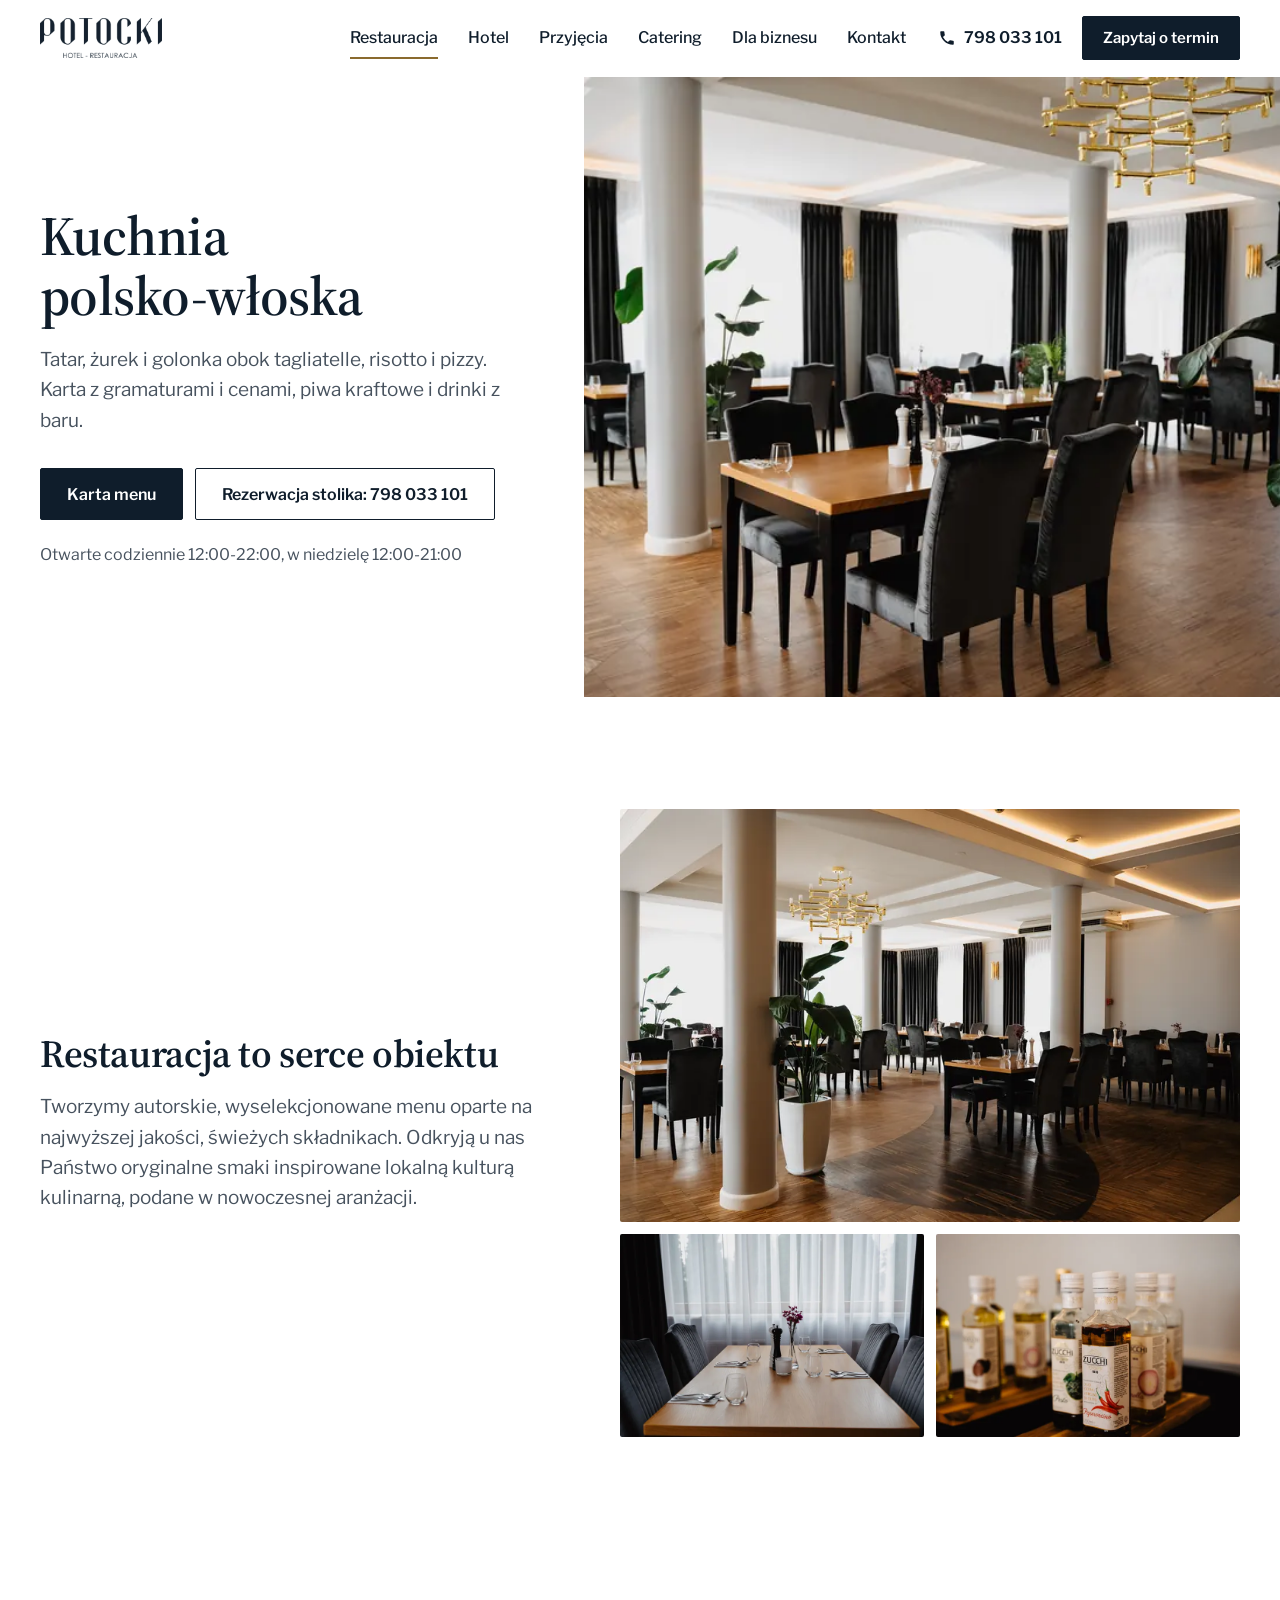
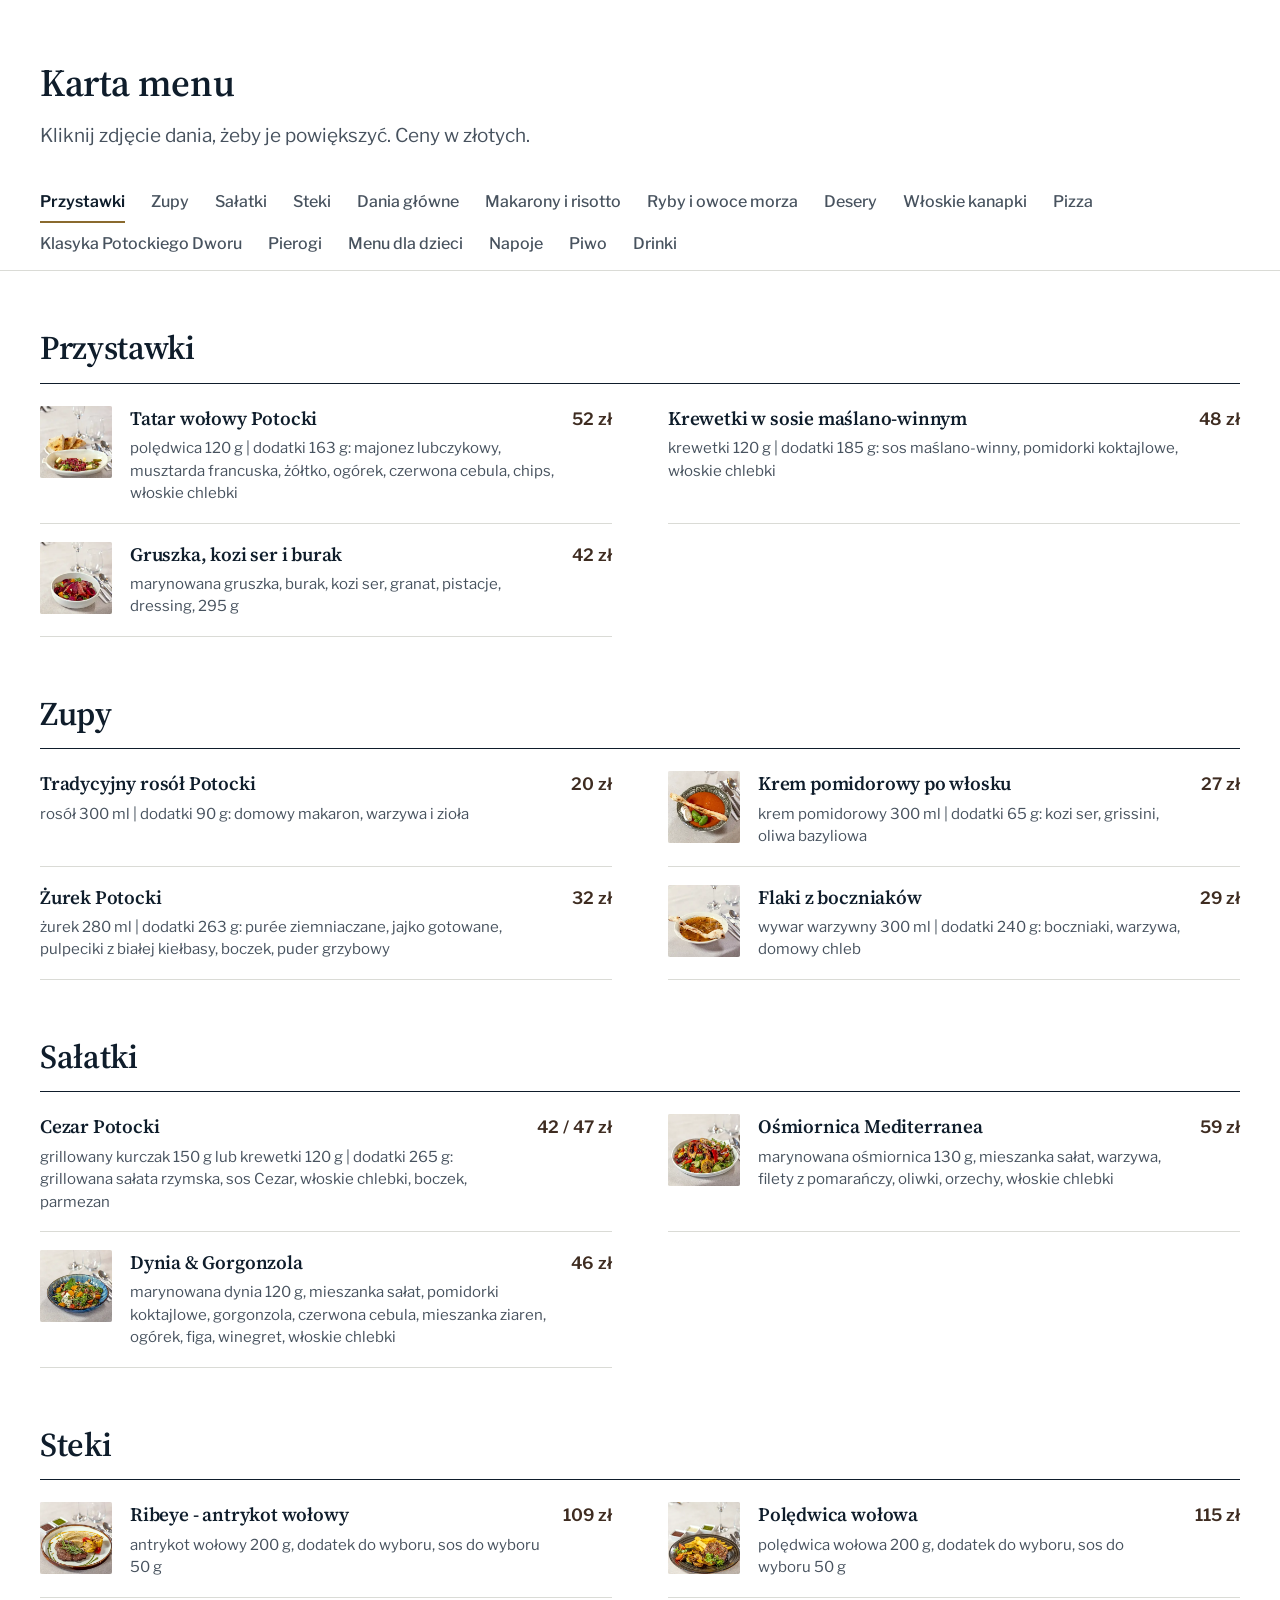
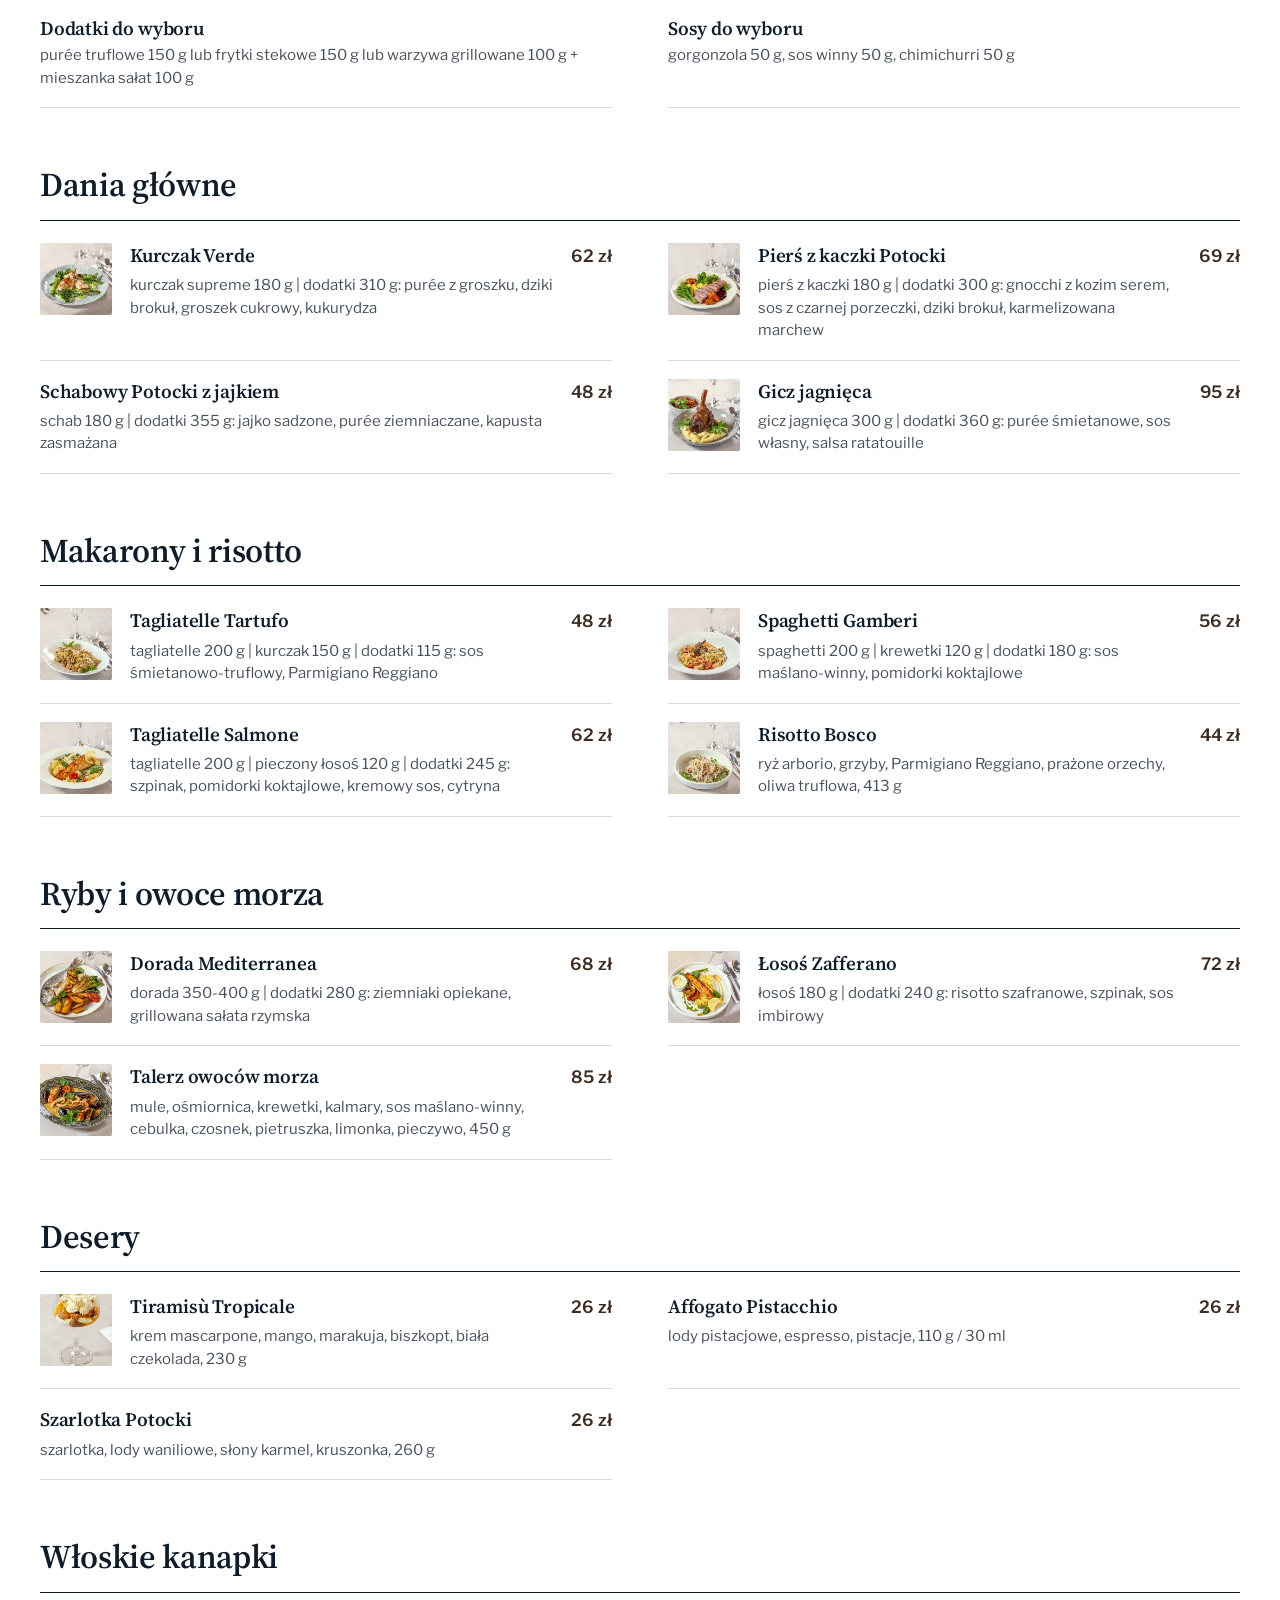
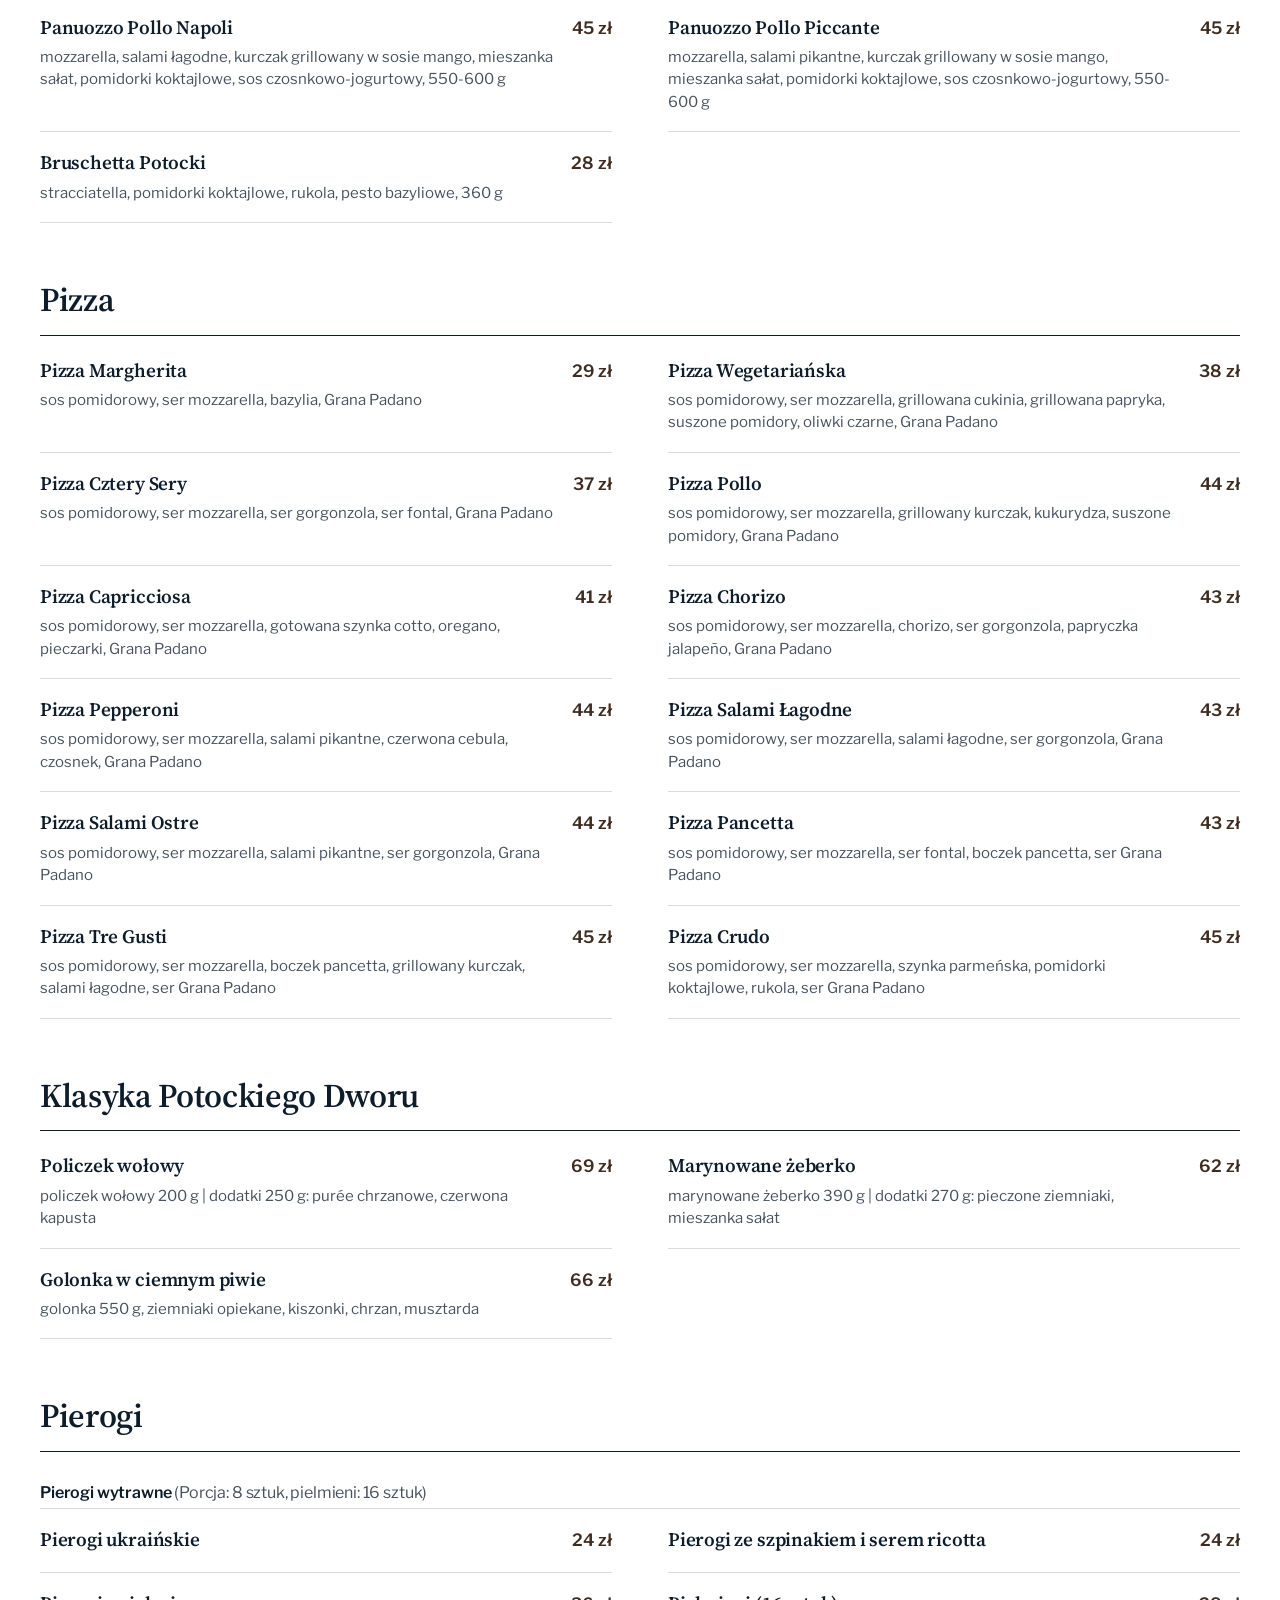
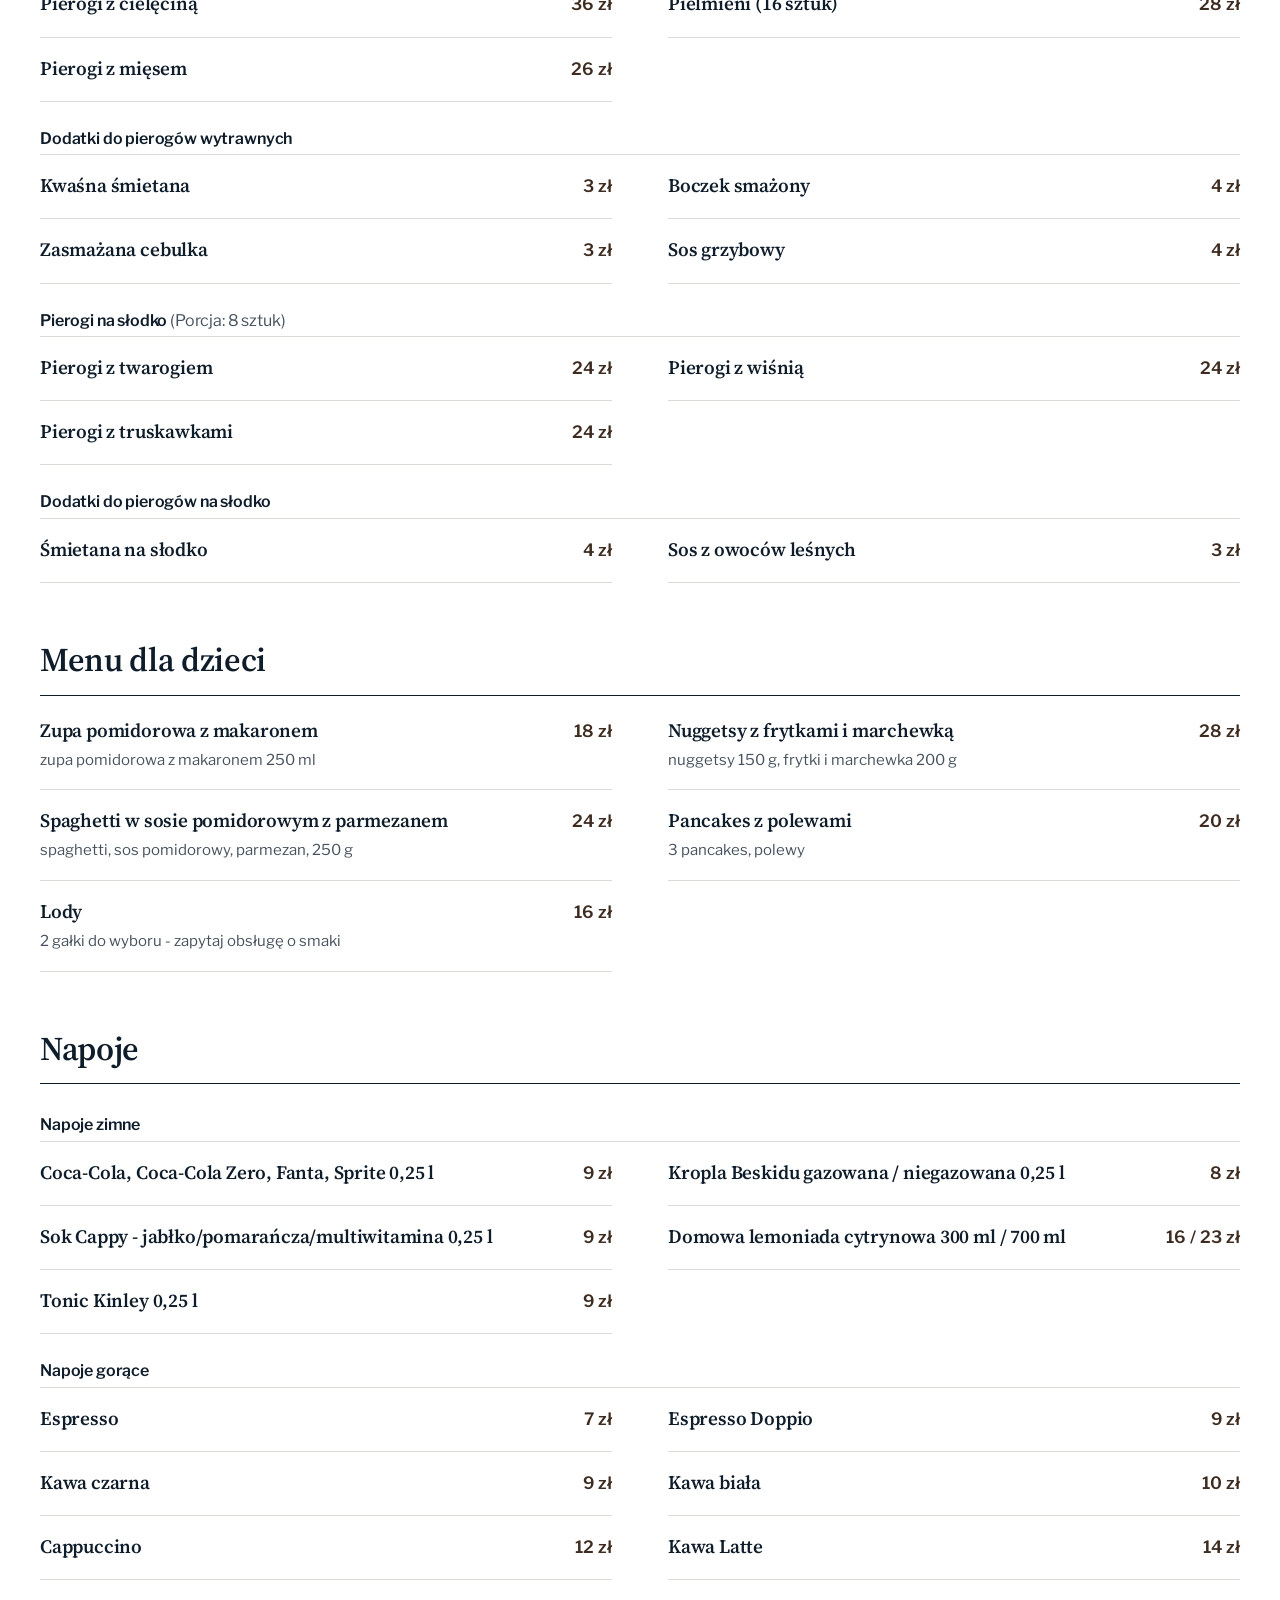
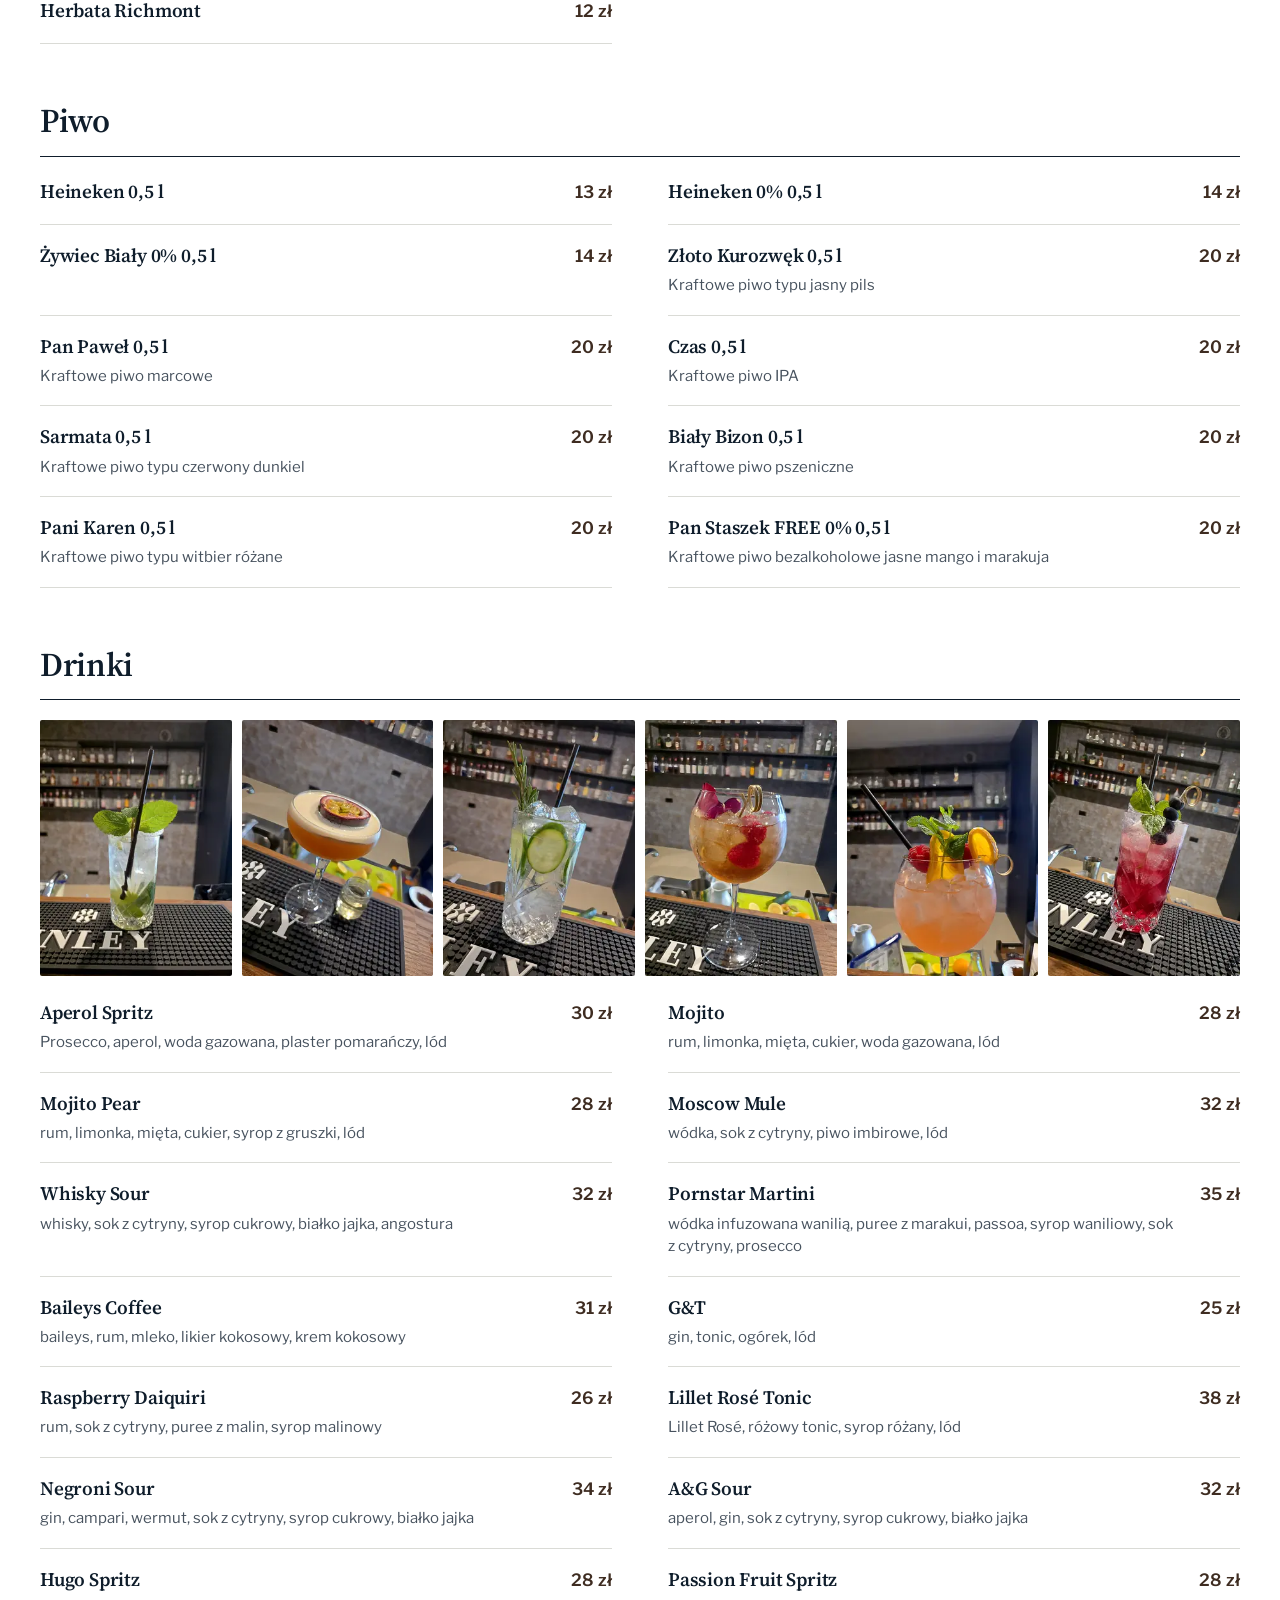
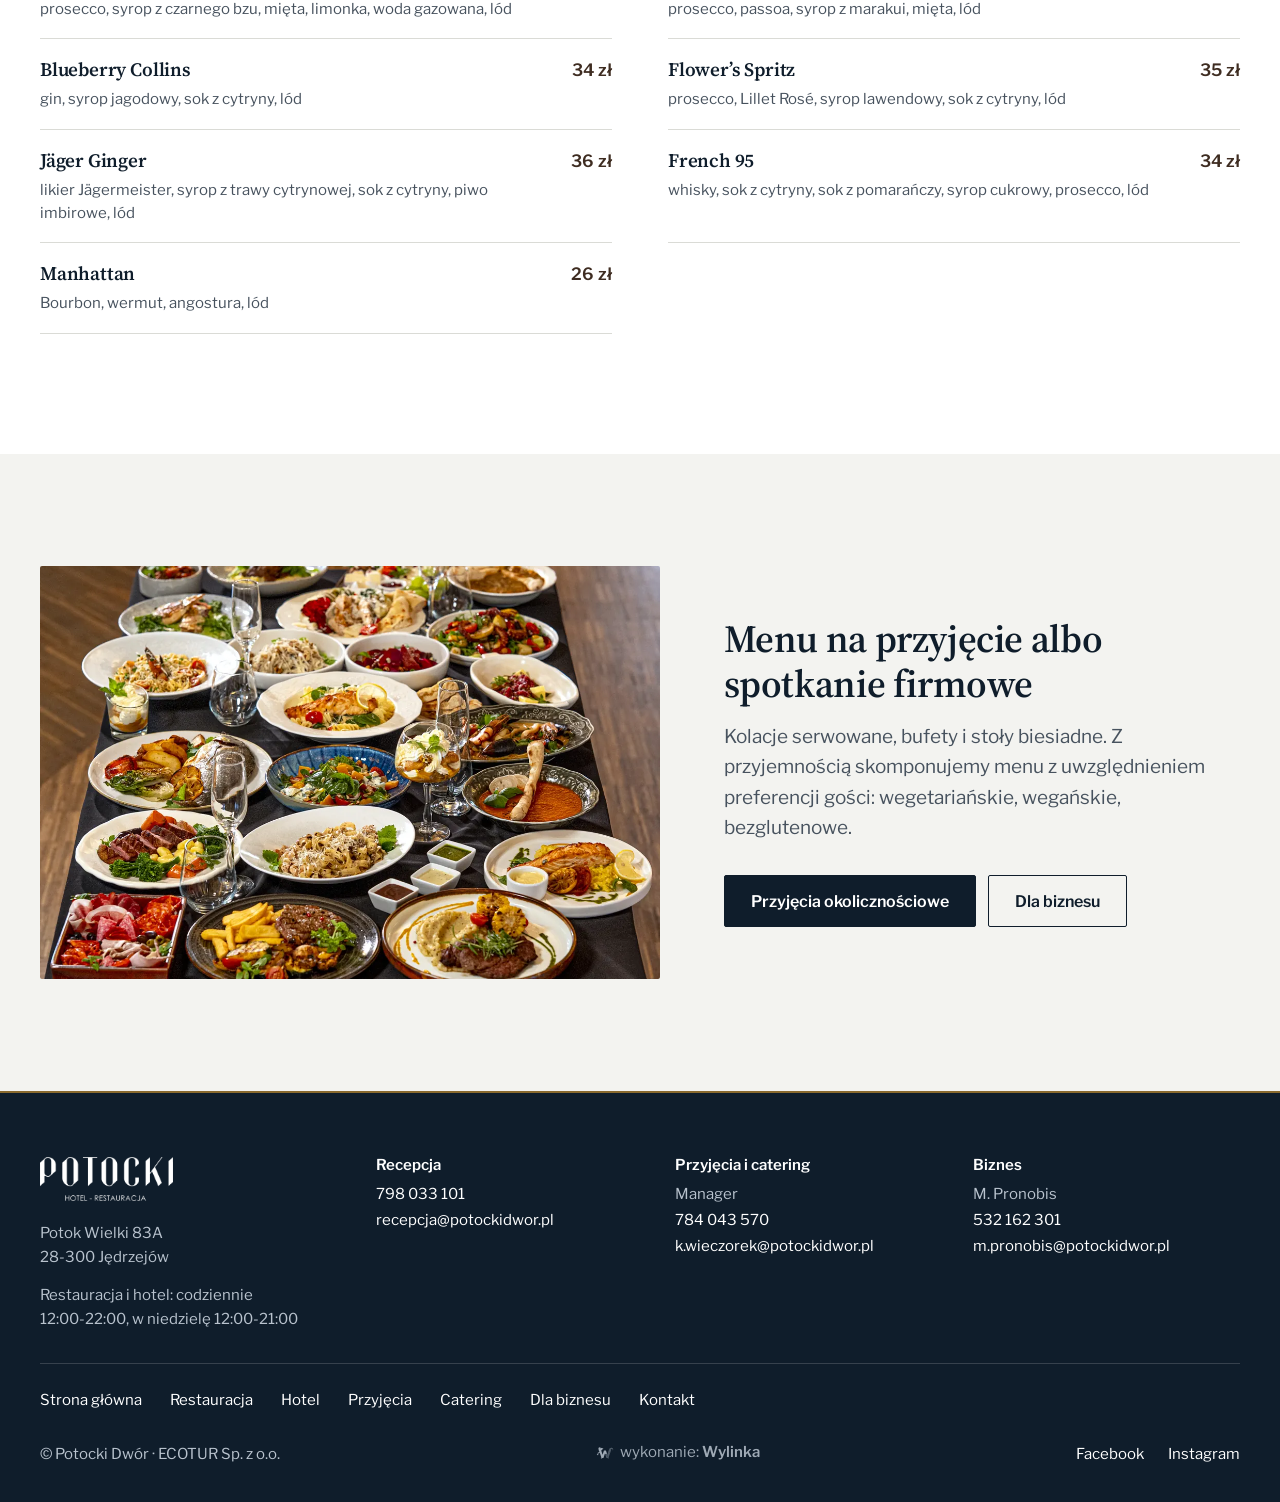
<file: restauracja/index.html>
<!doctype html>
<html lang="pl">
<head>
<meta charset="utf-8">
<meta name="viewport" content="width=device-width, initial-scale=1, viewport-fit=cover">
<title>Restauracja Jędrzejów - karta menu z cenami | Potocki Dwór</title>
<meta name="description" content="Restauracja Potocki Dwór w Potoku Wielkim pod Jędrzejowem: kuchnia polsko-włoska, steki, makarony, pizza, pierogi, desery i drinki. Karta menu z cenami.">
<!-- PODGLĄD (GitHub Pages): noindex. Wersja produkcyjna: build.py --prod (canonical https://potockidwor.pl/restauracja/) -->
<meta name="robots" content="noindex, nofollow">
<meta property="og:type" content="website">
<meta property="og:locale" content="pl_PL">
<meta property="og:site_name" content="Potocki Dwór">
<meta property="og:title" content="Restauracja Jędrzejów - karta menu z cenami | Potocki Dwór">
<meta property="og:description" content="Restauracja Potocki Dwór w Potoku Wielkim pod Jędrzejowem: kuchnia polsko-włoska, steki, makarony, pizza, pierogi, desery i drinki. Karta menu z cenami.">
<meta property="og:url" content="https://wylinka-podglad.pl/potocki-www/restauracja/">
<meta property="og:image" content="https://wylinka-podglad.pl/potocki-www/assets/img/og/og-resto-sala.jpg">
<meta property="og:image:width" content="1200">
<meta property="og:image:height" content="630">
<meta property="og:image:alt" content="Potocki Dwór - hotel i restauracja w Potoku Wielkim pod Jędrzejowem">
<meta name="twitter:card" content="summary_large_image">
<meta name="theme-color" content="#ffffff">
<link rel="icon" href="../favicon.ico" sizes="32x32">
<link rel="icon" type="image/png" href="../assets/img/favicon.png">
<link rel="apple-touch-icon" href="../assets/img/apple-touch-icon.png">
<link rel="manifest" href="../site.webmanifest">
<link rel="preconnect" href="https://fonts.googleapis.com"><link rel="preconnect" href="https://fonts.gstatic.com" crossorigin>
<link rel="preload" as="style" href="https://fonts.googleapis.com/css2?family=Source+Serif+4:opsz,wght@8..60,600;8..60,700&family=Libre+Franklin:wght@400;500;600&display=swap" onload="this.onload=null;this.rel='stylesheet'"><noscript><link rel="stylesheet" href="https://fonts.googleapis.com/css2?family=Source+Serif+4:opsz,wght@8..60,600;8..60,700&family=Libre+Franklin:wght@400;500;600&display=swap"></noscript>

<link rel="stylesheet" href="../assets/css/style.css?v=11">
<link rel="preload" as="image" href="../assets/img/resto-sala-1600.webp" imagesrcset="../assets/img/resto-sala-800.webp 800w, ../assets/img/resto-sala-1600.webp 1600w" imagesizes="(max-width:760px) 100vw, 60vw">
<script type="application/ld+json">{"@context":"https://schema.org","@graph":[{"@type":"Restaurant","@id":"https://potockidwor.pl/#restauracja","name":"Restauracja Potocki Dwór","url":"https://potockidwor.pl/restauracja/","telephone":"+48798033101","email":"recepcja@potockidwor.pl","address":{"@type":"PostalAddress","streetAddress":"Potok Wielki 83A","postalCode":"28-300","addressLocality":"Jędrzejów","addressRegion":"świętokrzyskie","addressCountry":"PL"},"geo":{"@type":"GeoCoordinates","latitude":50.6085192,"longitude":20.2364365},"image":"https://potockidwor.pl/assets/img/og/og-resto-sala.jpg","sameAs":["https://www.facebook.com/PotockiDwor","https://www.instagram.com/potocki_dwor/"],"servesCuisine":["polska","włoska"],"hasMenu":{"@id":"https://potockidwor.pl/restauracja/#menu"},"acceptsReservations":true,"openingHoursSpecification":[{"@type":"OpeningHoursSpecification","dayOfWeek":["Monday","Tuesday","Wednesday","Thursday","Friday","Saturday"],"opens":"12:00","closes":"22:00"},{"@type":"OpeningHoursSpecification","dayOfWeek":"Sunday","opens":"12:00","closes":"21:00"}],"parentOrganization":{"@id":"https://potockidwor.pl/#firma"}},{"@type":"Menu","@id":"https://potockidwor.pl/restauracja/#menu","name":"Karta menu restauracji Potocki Dwór","url":"https://potockidwor.pl/restauracja/#menu","inLanguage":"pl","hasMenuSection":[{"@type":"MenuSection","name":"Przystawki","hasMenuItem":[{"@type":"MenuItem","name":"Tatar wołowy Potocki","description":"polędwica 120 g | dodatki 163 g: majonez lubczykowy, musztarda francuska, żółtko, ogórek, czerwona cebula, chips, włoskie chlebki","offers":{"@type":"Offer","price":"52","priceCurrency":"PLN"},"image":"https://potockidwor.pl/assets/img/d-tatar-1200.webp"},{"@type":"MenuItem","name":"Krewetki w sosie maślano-winnym","description":"krewetki 120 g | dodatki 185 g: sos maślano-winny, pomidorki koktajlowe, włoskie chlebki","offers":{"@type":"Offer","price":"48","priceCurrency":"PLN"}},{"@type":"MenuItem","name":"Gruszka, kozi ser i burak","description":"marynowana gruszka, burak, kozi ser, granat, pistacje, dressing, 295 g","offers":{"@type":"Offer","price":"42","priceCurrency":"PLN"},"image":"https://potockidwor.pl/assets/img/d-gruszka-1200.webp"}]},{"@type":"MenuSection","name":"Zupy","hasMenuItem":[{"@type":"MenuItem","name":"Tradycyjny rosół Potocki","description":"rosół 300 ml | dodatki 90 g: domowy makaron, warzywa i zioła","offers":{"@type":"Offer","price":"20","priceCurrency":"PLN"}},{"@type":"MenuItem","name":"Krem pomidorowy po włosku","description":"krem pomidorowy 300 ml | dodatki 65 g: kozi ser, grissini, oliwa bazyliowa","offers":{"@type":"Offer","price":"27","priceCurrency":"PLN"},"image":"https://potockidwor.pl/assets/img/d-krem-pomidorowy-1200.webp"},{"@type":"MenuItem","name":"Żurek Potocki","description":"żurek 280 ml | dodatki 263 g: purée ziemniaczane, jajko gotowane, pulpeciki z białej kiełbasy, boczek, puder grzybowy","offers":{"@type":"Offer","price":"32","priceCurrency":"PLN"}},{"@type":"MenuItem","name":"Flaki z boczniaków","description":"wywar warzywny 300 ml | dodatki 240 g: boczniaki, warzywa, domowy chleb","offers":{"@type":"Offer","price":"29","priceCurrency":"PLN"},"image":"https://potockidwor.pl/assets/img/d-flaki-1200.webp"}]},{"@type":"MenuSection","name":"Sałatki","hasMenuItem":[{"@type":"MenuItem","name":"Cezar Potocki","description":"grillowany kurczak 150 g lub krewetki 120 g | dodatki 265 g: grillowana sałata rzymska, sos Cezar, włoskie chlebki, boczek, parmezan"},{"@type":"MenuItem","name":"Ośmiornica Mediterranea","description":"marynowana ośmiornica 130 g, mieszanka sałat, warzywa, filety z pomarańczy, oliwki, orzechy, włoskie chlebki","offers":{"@type":"Offer","price":"59","priceCurrency":"PLN"},"image":"https://potockidwor.pl/assets/img/d-osmiornica-1200.webp"},{"@type":"MenuItem","name":"Dynia & Gorgonzola","description":"marynowana dynia 120 g, mieszanka sałat, pomidorki koktajlowe, gorgonzola, czerwona cebula, mieszanka ziaren, ogórek, figa, winegret, włoskie chlebki","offers":{"@type":"Offer","price":"46","priceCurrency":"PLN"},"image":"https://potockidwor.pl/assets/img/d-dynia-1200.webp"}]},{"@type":"MenuSection","name":"Steki","hasMenuItem":[{"@type":"MenuItem","name":"Ribeye - antrykot wołowy","description":"antrykot wołowy 200 g, dodatek do wyboru, sos do wyboru 50 g","offers":{"@type":"Offer","price":"109","priceCurrency":"PLN"},"image":"https://potockidwor.pl/assets/img/d-stek-rostbef-1200.webp"},{"@type":"MenuItem","name":"Polędwica wołowa","description":"polędwica wołowa 200 g, dodatek do wyboru, sos do wyboru 50 g","offers":{"@type":"Offer","price":"115","priceCurrency":"PLN"},"image":"https://potockidwor.pl/assets/img/d-poledwica-1200.webp"},{"@type":"MenuItem","name":"Dodatki do wyboru","description":"purée truflowe 150 g lub frytki stekowe 150 g lub warzywa grillowane 100 g + mieszanka sałat 100 g"},{"@type":"MenuItem","name":"Sosy do wyboru","description":"gorgonzola 50 g, sos winny 50 g, chimichurri 50 g"}]},{"@type":"MenuSection","name":"Dania główne","hasMenuItem":[{"@type":"MenuItem","name":"Kurczak Verde","description":"kurczak supreme 180 g | dodatki 310 g: purée z groszku, dziki brokuł, groszek cukrowy, kukurydza","offers":{"@type":"Offer","price":"62","priceCurrency":"PLN"},"image":"https://potockidwor.pl/assets/img/d-kurczak-verde-1200.webp"},{"@type":"MenuItem","name":"Pierś z kaczki Potocki","description":"pierś z kaczki 180 g | dodatki 300 g: gnocchi z kozim serem, sos z czarnej porzeczki, dziki brokuł, karmelizowana marchew","offers":{"@type":"Offer","price":"69","priceCurrency":"PLN"},"image":"https://potockidwor.pl/assets/img/d-kaczka-1200.webp"},{"@type":"MenuItem","name":"Schabowy Potocki z jajkiem","description":"schab 180 g | dodatki 355 g: jajko sadzone, purée ziemniaczane, kapusta zasmażana","offers":{"@type":"Offer","price":"48","priceCurrency":"PLN"}},{"@type":"MenuItem","name":"Gicz jagnięca","description":"gicz jagnięca 300 g | dodatki 360 g: purée śmietanowe, sos własny, salsa ratatouille","offers":{"@type":"Offer","price":"95","priceCurrency":"PLN"},"image":"https://potockidwor.pl/assets/img/d-gicz-1200.webp"}]},{"@type":"MenuSection","name":"Makarony i risotto","hasMenuItem":[{"@type":"MenuItem","name":"Tagliatelle Tartufo","description":"tagliatelle 200 g | kurczak 150 g | dodatki 115 g: sos śmietanowo-truflowy, Parmigiano Reggiano","offers":{"@type":"Offer","price":"48","priceCurrency":"PLN"},"image":"https://potockidwor.pl/assets/img/d-tagliatelle-tartufo-1200.webp"},{"@type":"MenuItem","name":"Spaghetti Gamberi","description":"spaghetti 200 g | krewetki 120 g | dodatki 180 g: sos maślano-winny, pomidorki koktajlowe","offers":{"@type":"Offer","price":"56","priceCurrency":"PLN"},"image":"https://potockidwor.pl/assets/img/d-spaghetti-gamberi-1200.webp"},{"@type":"MenuItem","name":"Tagliatelle Salmone","description":"tagliatelle 200 g | pieczony łosoś 120 g | dodatki 245 g: szpinak, pomidorki koktajlowe, kremowy sos, cytryna","offers":{"@type":"Offer","price":"62","priceCurrency":"PLN"},"image":"https://potockidwor.pl/assets/img/d-tagliatelle-salmone-1200.webp"},{"@type":"MenuItem","name":"Risotto Bosco","description":"ryż arborio, grzyby, Parmigiano Reggiano, prażone orzechy, oliwa truflowa, 413 g","offers":{"@type":"Offer","price":"44","priceCurrency":"PLN"},"image":"https://potockidwor.pl/assets/img/d-risotto-1200.webp"}]},{"@type":"MenuSection","name":"Ryby i owoce morza","hasMenuItem":[{"@type":"MenuItem","name":"Dorada Mediterranea","description":"dorada 350-400 g | dodatki 280 g: ziemniaki opiekane, grillowana sałata rzymska","offers":{"@type":"Offer","price":"68","priceCurrency":"PLN"},"image":"https://potockidwor.pl/assets/img/d-dorada-1200.webp"},{"@type":"MenuItem","name":"Łosoś Zafferano","description":"łosoś 180 g | dodatki 240 g: risotto szafranowe, szpinak, sos imbirowy","offers":{"@type":"Offer","price":"72","priceCurrency":"PLN"},"image":"https://potockidwor.pl/assets/img/d-losos-1200.webp"},{"@type":"MenuItem","name":"Talerz owoców morza","description":"mule, ośmiornica, krewetki, kalmary, sos maślano-winny, cebulka, czosnek, pietruszka, limonka, pieczywo, 450 g","offers":{"@type":"Offer","price":"85","priceCurrency":"PLN"},"image":"https://potockidwor.pl/assets/img/d-owoce-morza-1200.webp"}]},{"@type":"MenuSection","name":"Desery","hasMenuItem":[{"@type":"MenuItem","name":"Tiramisù Tropicale","description":"krem mascarpone, mango, marakuja, biszkopt, biała czekolada, 230 g","offers":{"@type":"Offer","price":"26","priceCurrency":"PLN"},"image":"https://potockidwor.pl/assets/img/d-tiramisu-1200.webp"},{"@type":"MenuItem","name":"Affogato Pistacchio","description":"lody pistacjowe, espresso, pistacje, 110 g / 30 ml","offers":{"@type":"Offer","price":"26","priceCurrency":"PLN"}},{"@type":"MenuItem","name":"Szarlotka Potocki","description":"szarlotka, lody waniliowe, słony karmel, kruszonka, 260 g","offers":{"@type":"Offer","price":"26","priceCurrency":"PLN"}}]},{"@type":"MenuSection","name":"Włoskie kanapki","hasMenuItem":[{"@type":"MenuItem","name":"Panuozzo Pollo Napoli","description":"mozzarella, salami łagodne, kurczak grillowany w sosie mango, mieszanka sałat, pomidorki koktajlowe, sos czosnkowo-jogurtowy, 550-600 g","offers":{"@type":"Offer","price":"45","priceCurrency":"PLN"}},{"@type":"MenuItem","name":"Panuozzo Pollo Piccante","description":"mozzarella, salami pikantne, kurczak grillowany w sosie mango, mieszanka sałat, pomidorki koktajlowe, sos czosnkowo-jogurtowy, 550-600 g","offers":{"@type":"Offer","price":"45","priceCurrency":"PLN"}},{"@type":"MenuItem","name":"Bruschetta Potocki","description":"stracciatella, pomidorki koktajlowe, rukola, pesto bazyliowe, 360 g","offers":{"@type":"Offer","price":"28","priceCurrency":"PLN"}}]},{"@type":"MenuSection","name":"Pizza","hasMenuItem":[{"@type":"MenuItem","name":"Pizza Margherita","description":"sos pomidorowy, ser mozzarella, bazylia, Grana Padano","offers":{"@type":"Offer","price":"29","priceCurrency":"PLN"}},{"@type":"MenuItem","name":"Pizza Wegetariańska","description":"sos pomidorowy, ser mozzarella, grillowana cukinia, grillowana papryka, suszone pomidory, oliwki czarne, Grana Padano","offers":{"@type":"Offer","price":"38","priceCurrency":"PLN"}},{"@type":"MenuItem","name":"Pizza Cztery Sery","description":"sos pomidorowy, ser mozzarella, ser gorgonzola, ser fontal, Grana Padano","offers":{"@type":"Offer","price":"37","priceCurrency":"PLN"}},{"@type":"MenuItem","name":"Pizza Pollo","description":"sos pomidorowy, ser mozzarella, grillowany kurczak, kukurydza, suszone pomidory, Grana Padano","offers":{"@type":"Offer","price":"44","priceCurrency":"PLN"}},{"@type":"MenuItem","name":"Pizza Capricciosa","description":"sos pomidorowy, ser mozzarella, gotowana szynka cotto, oregano, pieczarki, Grana Padano","offers":{"@type":"Offer","price":"41","priceCurrency":"PLN"}},{"@type":"MenuItem","name":"Pizza Chorizo","description":"sos pomidorowy, ser mozzarella, chorizo, ser gorgonzola, papryczka jalapeño, Grana Padano","offers":{"@type":"Offer","price":"43","priceCurrency":"PLN"}},{"@type":"MenuItem","name":"Pizza Pepperoni","description":"sos pomidorowy, ser mozzarella, salami pikantne, czerwona cebula, czosnek, Grana Padano","offers":{"@type":"Offer","price":"44","priceCurrency":"PLN"}},{"@type":"MenuItem","name":"Pizza Salami Łagodne","description":"sos pomidorowy, ser mozzarella, salami łagodne, ser gorgonzola, Grana Padano","offers":{"@type":"Offer","price":"43","priceCurrency":"PLN"}},{"@type":"MenuItem","name":"Pizza Salami Ostre","description":"sos pomidorowy, ser mozzarella, salami pikantne, ser gorgonzola, Grana Padano","offers":{"@type":"Offer","price":"44","priceCurrency":"PLN"}},{"@type":"MenuItem","name":"Pizza Pancetta","description":"sos pomidorowy, ser mozzarella, ser fontal, boczek pancetta, ser Grana Padano","offers":{"@type":"Offer","price":"43","priceCurrency":"PLN"}},{"@type":"MenuItem","name":"Pizza Tre Gusti","description":"sos pomidorowy, ser mozzarella, boczek pancetta, grillowany kurczak, salami łagodne, ser Grana Padano","offers":{"@type":"Offer","price":"45","priceCurrency":"PLN"}},{"@type":"MenuItem","name":"Pizza Crudo","description":"sos pomidorowy, ser mozzarella, szynka parmeńska, pomidorki koktajlowe, rukola, ser Grana Padano","offers":{"@type":"Offer","price":"45","priceCurrency":"PLN"}}]},{"@type":"MenuSection","name":"Klasyka Potockiego Dworu","hasMenuItem":[{"@type":"MenuItem","name":"Policzek wołowy","description":"policzek wołowy 200 g | dodatki 250 g: purée chrzanowe, czerwona kapusta","offers":{"@type":"Offer","price":"69","priceCurrency":"PLN"}},{"@type":"MenuItem","name":"Marynowane żeberko","description":"marynowane żeberko 390 g | dodatki 270 g: pieczone ziemniaki, mieszanka sałat","offers":{"@type":"Offer","price":"62","priceCurrency":"PLN"}},{"@type":"MenuItem","name":"Golonka w ciemnym piwie","description":"golonka 550 g, ziemniaki opiekane, kiszonki, chrzan, musztarda","offers":{"@type":"Offer","price":"66","priceCurrency":"PLN"}}]},{"@type":"MenuSection","name":"Pierogi","hasMenuItem":[{"@type":"MenuItem","name":"Pierogi ukraińskie","offers":{"@type":"Offer","price":"24","priceCurrency":"PLN"}},{"@type":"MenuItem","name":"Pierogi ze szpinakiem i serem ricotta","offers":{"@type":"Offer","price":"24","priceCurrency":"PLN"}},{"@type":"MenuItem","name":"Pierogi z cielęciną","offers":{"@type":"Offer","price":"36","priceCurrency":"PLN"}},{"@type":"MenuItem","name":"Pielmieni (16 sztuk)","offers":{"@type":"Offer","price":"28","priceCurrency":"PLN"}},{"@type":"MenuItem","name":"Pierogi z mięsem","offers":{"@type":"Offer","price":"26","priceCurrency":"PLN"}},{"@type":"MenuItem","name":"Kwaśna śmietana","offers":{"@type":"Offer","price":"3","priceCurrency":"PLN"}},{"@type":"MenuItem","name":"Boczek smażony","offers":{"@type":"Offer","price":"4","priceCurrency":"PLN"}},{"@type":"MenuItem","name":"Zasmażana cebulka","offers":{"@type":"Offer","price":"3","priceCurrency":"PLN"}},{"@type":"MenuItem","name":"Sos grzybowy","offers":{"@type":"Offer","price":"4","priceCurrency":"PLN"}},{"@type":"MenuItem","name":"Pierogi z twarogiem","offers":{"@type":"Offer","price":"24","priceCurrency":"PLN"}},{"@type":"MenuItem","name":"Pierogi z wiśnią","offers":{"@type":"Offer","price":"24","priceCurrency":"PLN"}},{"@type":"MenuItem","name":"Pierogi z truskawkami","offers":{"@type":"Offer","price":"24","priceCurrency":"PLN"}},{"@type":"MenuItem","name":"Śmietana na słodko","offers":{"@type":"Offer","price":"4","priceCurrency":"PLN"}},{"@type":"MenuItem","name":"Sos z owoców leśnych","offers":{"@type":"Offer","price":"3","priceCurrency":"PLN"}}]},{"@type":"MenuSection","name":"Menu dla dzieci","hasMenuItem":[{"@type":"MenuItem","name":"Zupa pomidorowa z makaronem","description":"zupa pomidorowa z makaronem 250 ml","offers":{"@type":"Offer","price":"18","priceCurrency":"PLN"}},{"@type":"MenuItem","name":"Nuggetsy z frytkami i marchewką","description":"nuggetsy 150 g, frytki i marchewka 200 g","offers":{"@type":"Offer","price":"28","priceCurrency":"PLN"}},{"@type":"MenuItem","name":"Spaghetti w sosie pomidorowym z parmezanem","description":"spaghetti, sos pomidorowy, parmezan, 250 g","offers":{"@type":"Offer","price":"24","priceCurrency":"PLN"}},{"@type":"MenuItem","name":"Pancakes z polewami","description":"3 pancakes, polewy","offers":{"@type":"Offer","price":"20","priceCurrency":"PLN"}},{"@type":"MenuItem","name":"Lody","description":"2 gałki do wyboru - zapytaj obsługę o smaki","offers":{"@type":"Offer","price":"16","priceCurrency":"PLN"}}]},{"@type":"MenuSection","name":"Napoje","hasMenuItem":[{"@type":"MenuItem","name":"Coca-Cola, Coca-Cola Zero, Fanta, Sprite 0,25 l","offers":{"@type":"Offer","price":"9","priceCurrency":"PLN"}},{"@type":"MenuItem","name":"Kropla Beskidu gazowana / niegazowana 0,25 l","offers":{"@type":"Offer","price":"8","priceCurrency":"PLN"}},{"@type":"MenuItem","name":"Sok Cappy - jabłko/pomarańcza/multiwitamina 0,25 l","offers":{"@type":"Offer","price":"9","priceCurrency":"PLN"}},{"@type":"MenuItem","name":"Domowa lemoniada cytrynowa 300 ml / 700 ml"},{"@type":"MenuItem","name":"Tonic Kinley 0,25 l","offers":{"@type":"Offer","price":"9","priceCurrency":"PLN"}},{"@type":"MenuItem","name":"Espresso","offers":{"@type":"Offer","price":"7","priceCurrency":"PLN"}},{"@type":"MenuItem","name":"Espresso Doppio","offers":{"@type":"Offer","price":"9","priceCurrency":"PLN"}},{"@type":"MenuItem","name":"Kawa czarna","offers":{"@type":"Offer","price":"9","priceCurrency":"PLN"}},{"@type":"MenuItem","name":"Kawa biała","offers":{"@type":"Offer","price":"10","priceCurrency":"PLN"}},{"@type":"MenuItem","name":"Cappuccino","offers":{"@type":"Offer","price":"12","priceCurrency":"PLN"}},{"@type":"MenuItem","name":"Kawa Latte","offers":{"@type":"Offer","price":"14","priceCurrency":"PLN"}},{"@type":"MenuItem","name":"Herbata Richmont","offers":{"@type":"Offer","price":"12","priceCurrency":"PLN"}}]},{"@type":"MenuSection","name":"Piwo","hasMenuItem":[{"@type":"MenuItem","name":"Heineken 0,5 l","offers":{"@type":"Offer","price":"13","priceCurrency":"PLN"}},{"@type":"MenuItem","name":"Heineken 0% 0,5 l","offers":{"@type":"Offer","price":"14","priceCurrency":"PLN"}},{"@type":"MenuItem","name":"Żywiec Biały 0% 0,5 l","offers":{"@type":"Offer","price":"14","priceCurrency":"PLN"}},{"@type":"MenuItem","name":"Złoto Kurozwęk 0,5 l","description":"Kraftowe piwo typu jasny pils","offers":{"@type":"Offer","price":"20","priceCurrency":"PLN"}},{"@type":"MenuItem","name":"Pan Paweł 0,5 l","description":"Kraftowe piwo marcowe","offers":{"@type":"Offer","price":"20","priceCurrency":"PLN"}},{"@type":"MenuItem","name":"Czas 0,5 l","description":"Kraftowe piwo IPA","offers":{"@type":"Offer","price":"20","priceCurrency":"PLN"}},{"@type":"MenuItem","name":"Sarmata 0,5 l","description":"Kraftowe piwo typu czerwony dunkiel","offers":{"@type":"Offer","price":"20","priceCurrency":"PLN"}},{"@type":"MenuItem","name":"Biały Bizon 0,5 l","description":"Kraftowe piwo pszeniczne","offers":{"@type":"Offer","price":"20","priceCurrency":"PLN"}},{"@type":"MenuItem","name":"Pani Karen 0,5 l","description":"Kraftowe piwo typu witbier różane","offers":{"@type":"Offer","price":"20","priceCurrency":"PLN"}},{"@type":"MenuItem","name":"Pan Staszek FREE 0% 0,5 l","description":"Kraftowe piwo bezalkoholowe jasne mango i marakuja","offers":{"@type":"Offer","price":"20","priceCurrency":"PLN"}}]},{"@type":"MenuSection","name":"Drinki","hasMenuItem":[{"@type":"MenuItem","name":"Aperol Spritz","description":"Prosecco, aperol, woda gazowana, plaster pomarańczy, lód","offers":{"@type":"Offer","price":"30","priceCurrency":"PLN"}},{"@type":"MenuItem","name":"Mojito","description":"rum, limonka, mięta, cukier, woda gazowana, lód","offers":{"@type":"Offer","price":"28","priceCurrency":"PLN"}},{"@type":"MenuItem","name":"Mojito Pear","description":"rum, limonka, mięta, cukier, syrop z gruszki, lód","offers":{"@type":"Offer","price":"28","priceCurrency":"PLN"}},{"@type":"MenuItem","name":"Moscow Mule","description":"wódka, sok z cytryny, piwo imbirowe, lód","offers":{"@type":"Offer","price":"32","priceCurrency":"PLN"}},{"@type":"MenuItem","name":"Whisky Sour","description":"whisky, sok z cytryny, syrop cukrowy, białko jajka, angostura","offers":{"@type":"Offer","price":"32","priceCurrency":"PLN"}},{"@type":"MenuItem","name":"Pornstar Martini","description":"wódka infuzowana wanilią, puree z marakui, passoa, syrop waniliowy, sok z cytryny, prosecco","offers":{"@type":"Offer","price":"35","priceCurrency":"PLN"}},{"@type":"MenuItem","name":"Baileys Coffee","description":"baileys, rum, mleko, likier kokosowy, krem kokosowy","offers":{"@type":"Offer","price":"31","priceCurrency":"PLN"}},{"@type":"MenuItem","name":"G&T","description":"gin, tonic, ogórek, lód","offers":{"@type":"Offer","price":"25","priceCurrency":"PLN"}},{"@type":"MenuItem","name":"Raspberry Daiquiri","description":"rum, sok z cytryny, puree z malin, syrop malinowy","offers":{"@type":"Offer","price":"26","priceCurrency":"PLN"}},{"@type":"MenuItem","name":"Lillet Rosé Tonic","description":"Lillet Rosé, różowy tonic, syrop różany, lód","offers":{"@type":"Offer","price":"38","priceCurrency":"PLN"}},{"@type":"MenuItem","name":"Negroni Sour","description":"gin, campari, wermut, sok z cytryny, syrop cukrowy, białko jajka","offers":{"@type":"Offer","price":"34","priceCurrency":"PLN"}},{"@type":"MenuItem","name":"A&G Sour","description":"aperol, gin, sok z cytryny, syrop cukrowy, białko jajka","offers":{"@type":"Offer","price":"32","priceCurrency":"PLN"}},{"@type":"MenuItem","name":"Hugo Spritz","description":"prosecco, syrop z czarnego bzu, mięta, limonka, woda gazowana, lód","offers":{"@type":"Offer","price":"28","priceCurrency":"PLN"}},{"@type":"MenuItem","name":"Passion Fruit Spritz","description":"prosecco, passoa, syrop z marakui, mięta, lód","offers":{"@type":"Offer","price":"28","priceCurrency":"PLN"}},{"@type":"MenuItem","name":"Blueberry Collins","description":"gin, syrop jagodowy, sok z cytryny, lód","offers":{"@type":"Offer","price":"34","priceCurrency":"PLN"}},{"@type":"MenuItem","name":"Flower’s Spritz","description":"prosecco, Lillet Rosé, syrop lawendowy, sok z cytryny, lód","offers":{"@type":"Offer","price":"35","priceCurrency":"PLN"}},{"@type":"MenuItem","name":"Jäger Ginger","description":"likier Jägermeister, syrop z trawy cytrynowej, sok z cytryny, piwo imbirowe, lód","offers":{"@type":"Offer","price":"36","priceCurrency":"PLN"}},{"@type":"MenuItem","name":"French 95","description":"whisky, sok z cytryny, sok z pomarańczy, syrop cukrowy, prosecco, lód","offers":{"@type":"Offer","price":"34","priceCurrency":"PLN"}},{"@type":"MenuItem","name":"Manhattan","description":"Bourbon, wermut, angostura, lód","offers":{"@type":"Offer","price":"26","priceCurrency":"PLN"}}]}]},{"@type":"BreadcrumbList","itemListElement":[{"@type":"ListItem","position":1,"name":"Potocki Dwór","item":"https://potockidwor.pl/"},{"@type":"ListItem","position":2,"name":"Restauracja","item":"https://potockidwor.pl/restauracja/"}]},{"@type":"WebPage","@id":"https://potockidwor.pl/restauracja/#strona","url":"https://potockidwor.pl/restauracja/","name":"Restauracja Jędrzejów - karta menu z cenami | Potocki Dwór","description":"Restauracja Potocki Dwór w Potoku Wielkim pod Jędrzejowem: kuchnia polsko-włoska, steki, makarony, pizza, pierogi, desery i drinki. Karta menu z cenami.","inLanguage":"pl","isPartOf":{"@id":"https://potockidwor.pl/#www"},"primaryImageOfPage":"https://potockidwor.pl/assets/img/og/og-resto-sala.jpg"}]}</script>
<script defer src="../assets/js/config.js?v=11"></script>
<!-- POMIAR: GA4 + Meta Pixel ładowane przez assets/js/app.js (zgody, Consent Mode v2) dopiero po wpisaniu identyfikatorów w config.js -->
</head>
<body data-strona="restauracja" data-root="../">
<a class="pomin" href="#tresc">Przejdź do treści</a>
<header class="gora">
  <div class="wrap gora-in">
    <a class="logo" href="../" aria-label="Potocki Dwór - strona główna"><img src="../assets/img/logo-granat.png" width="720" height="237" alt="Potocki Hotel - Restauracja"></a>
    <nav class="menu" aria-label="Menu główne"><a href="../restauracja/" aria-current="page">Restauracja</a><a href="../hotel/">Hotel</a><a href="../przyjecia/">Przyjęcia</a><a href="../catering/">Catering</a><a href="../dla-biznesu/">Dla biznesu</a><a href="../kontakt/">Kontakt</a></nav>
    <div class="gora-akcje">
      <a class="tel" href="tel:+48798033101" data-ev="click_tel" aria-label="Zadzwoń: 798 033 101"><svg viewBox="0 0 24 24" aria-hidden="true"><path d="M6.6 10.8a15.1 15.1 0 0 0 6.6 6.6l2.2-2.2a1 1 0 0 1 1-.25 11.4 11.4 0 0 0 3.6.57 1 1 0 0 1 1 1V20a1 1 0 0 1-1 1A17 17 0 0 1 3 4a1 1 0 0 1 1-1h3.5a1 1 0 0 1 1 1c0 1.25.2 2.45.57 3.57a1 1 0 0 1-.25 1z"/></svg><span>798 033 101</span></a>
      <a class="btn btn-glowny btn-maly gora-cta" href="../przyjecia/#planer">Zapytaj o termin</a>
      <button class="ham" type="button" aria-label="Menu" aria-expanded="false" aria-controls="panel"><span></span></button>
    </div>
  </div>
</header>
<div class="panel" id="panel">
  <a class="poz" href="../">Strona główna</a><a class="poz" href="../restauracja/" aria-current="page">Restauracja</a><a class="poz" href="../hotel/">Hotel</a><a class="poz" href="../przyjecia/">Przyjęcia</a><a class="poz" href="../catering/">Catering</a><a class="poz" href="../dla-biznesu/">Dla biznesu</a><a class="poz" href="../kontakt/">Kontakt</a>
  <a class="panel-tel" href="tel:+48798033101" data-ev="click_tel"><svg viewBox="0 0 24 24" aria-hidden="true"><path d="M6.6 10.8a15.1 15.1 0 0 0 6.6 6.6l2.2-2.2a1 1 0 0 1 1-.25 11.4 11.4 0 0 0 3.6.57 1 1 0 0 1 1 1V20a1 1 0 0 1-1 1A17 17 0 0 1 3 4a1 1 0 0 1 1-1h3.5a1 1 0 0 1 1 1c0 1.25.2 2.45.57 3.57a1 1 0 0 1-.25 1z"/></svg>798 033 101</a>
</div>
<main id="tresc">
<section class="hero">
  <div class="hero-tekst">
    <h1>Kuchnia <span class="nw">polsko-włoska</span></h1>
    <p class="lead">Tatar, żurek i golonka obok tagliatelle, risotto i pizzy. Karta z gramaturami i cenami, piwa kraftowe i drinki z baru.</p>
    <div class="hero-cta">
      <a class="btn btn-glowny" href="#menu">Karta menu</a>
      <a class="btn btn-obrys" href="tel:+48798033101" data-ev="click_tel">Rezerwacja stolika: 798 033 101</a>
    </div>
    <p class="hero-osoba">Otwarte codziennie <span class="nw">12:00-22:00</span>, w niedzielę <span class="nw">12:00-21:00</span></p>
  </div>
  <figure class="hero-foto" style="--poz:center 55%"><img src="../assets/img/resto-sala-1600.webp" srcset="../assets/img/resto-sala-800.webp 800w, ../assets/img/resto-sala-1600.webp 1600w" sizes="(max-width:760px) 100vw, 60vw" width="1600" height="1065" alt="Sala restauracji Potocki Dwór ze stolikami, kolumnami i złotym żyrandolem" fetchpriority="high"></figure>
</section>

<section class="sekcja" aria-labelledby="h-o-kuchni">
  <div class="wrap dwie dwie-57">
    <div>
      <h2 id="h-o-kuchni">Restauracja to serce obiektu</h2>
      <div class="tekst lead-s">
        <p>Tworzymy autorskie, wyselekcjonowane menu oparte na najwyższej jakości, świeżych składnikach. Odkryją u nas Państwo oryginalne smaki inspirowane lokalną kulturą kulinarną, podane w nowoczesnej aranżacji.</p>
      </div>
    </div>
    <div class="galeria galeria-3" data-lb-grupa>
      <button type="button" class="duze" data-lb data-src="../assets/img/resto-sala2-1600.webp" data-opis="Sala restauracji"><img src="../assets/img/resto-sala2-800.webp" alt="Sala restauracji z żyrandolem" loading="lazy" width="800" height="532"></button>
      <button type="button" data-lb data-src="../assets/img/resto-stol-1600.webp" data-opis="Stolik przy oknie"><img src="../assets/img/resto-stol-800.webp" alt="Stolik przy oknie z białymi firanami" loading="lazy" width="800" height="532"></button>
      <button type="button" data-lb data-src="../assets/img/oliwy-1600.webp" data-opis="Oliwy na stołach restauracji"><img src="../assets/img/oliwy-800.webp" alt="Oliwy smakowe" loading="lazy" width="800" height="532"></button>
    </div>
  </div>
</section>

<section class="karta" id="menu" aria-labelledby="h-menu">
  <div class="wrap naglowek">
    <h2 id="h-menu">Karta menu</h2>
    <p class="lead-s">Kliknij zdjęcie dania, żeby je powiększyć. Ceny w złotych.</p>
  </div>
  <nav class="menu-kat" aria-label="Kategorie menu"><div class="wrap" id="menu-kat"></div></nav>
  <!-- Menu generowane z assets/js/menu-data.js. Na telefonie kategorie jako akordeon (pierwsza otwarta).
       W WordPressie: ta sama struktura renderowana przez PHP z pól menu. -->
  <div class="wrap" id="menu-lista"><noscript><p>Karta menu wymaga włączonego JavaScriptu.</p></noscript></div>
</section>

<section class="sekcja tlo2" aria-labelledby="h-przyjecia-r">
  <div class="wrap dwie dwie-75">
    <img class="foto-r" src="../assets/img/d-menu-stol-1200.webp" alt="Stół zastawiony daniami z karty Potockiego Dworu" loading="lazy" width="800" height="771">
    <div>
      <h2 id="h-przyjecia-r">Menu na przyjęcie albo spotkanie firmowe</h2>
      <p class="lead-s">Kolacje serwowane, bufety i stoły biesiadne. Z przyjemnością skomponujemy menu z uwzględnieniem preferencji gości: wegetariańskie, wegańskie, bezglutenowe.</p>
      <div class="akcje"><a class="btn btn-glowny" href="../przyjecia/">Przyjęcia okolicznościowe</a><a class="btn btn-obrys" href="../dla-biznesu/">Dla biznesu</a></div>
    </div>
  </div>
</section>

</main>
<footer class="stopka">
  <div class="wrap stopka-in">
    <div class="stopka-marka">
      <img class="stopka-logo" src="../assets/img/logo-biale.png" width="720" height="238" alt="Potocki Hotel - Restauracja" loading="lazy">
      <p>Potok Wielki 83A<br>28-300 Jędrzejów</p>
      <p class="stopka-godz">Restauracja i hotel: codziennie <span class="nw">12:00-22:00</span>, w niedzielę <span class="nw">12:00-21:00</span></p>
    </div>
    <div class="stopka-kontakty">
      <div><h2>Recepcja</h2><p><a href="tel:+48798033101" data-ev="click_tel">798 033 101</a></p><p><a href="mailto:recepcja@potockidwor.pl">recepcja@potockidwor.pl</a></p></div>
      <div><h2>Przyjęcia i catering</h2><p>Manager</p><p><a href="tel:+48784043570" data-ev="click_tel">784 043 570</a></p><p><a href="mailto:k.wieczorek@potockidwor.pl">k.wieczorek@potockidwor.pl</a></p></div>
      <div><h2>Biznes</h2><p>M. Pronobis</p><p><a href="tel:+48532162301" data-ev="click_tel">532 162 301</a></p><p><a href="mailto:m.pronobis@potockidwor.pl">m.pronobis@potockidwor.pl</a></p></div>
    </div>
    <nav class="stopka-menu" aria-label="Menu w stopce"><a href="../">Strona główna</a><a href="../restauracja/">Restauracja</a><a href="../hotel/">Hotel</a><a href="../przyjecia/">Przyjęcia</a><a href="../catering/">Catering</a><a href="../dla-biznesu/">Dla biznesu</a><a href="../kontakt/">Kontakt</a></nav>
  </div>
  <div class="wrap stopka-dol">
    <p>© Potocki Dwór · ECOTUR Sp. z o.o.</p>
    <a class="wylinka-badge" href="https://wylinka.pl/?utm_source=potockidwor.pl&amp;utm_medium=stopka&amp;utm_campaign=wykonanie" rel="noopener" title="Strona wykonana przez Wylinka"><svg viewBox="0 0 64 64" aria-hidden="true" focusable="false" fill="currentColor"><path d="M9.8 22.8l-1.2-7.9 2.2-3.7 15.5 4.6-.5 1.5-7.2 5.5 4.7 15.6 5-15.6 7 0 4.1 12.7-4.2-.9-2.6 1.8-.8-2.2-5.3 15.6-4.3 0 .4 .2-2.1 2.8-1.3-1.1 1.1-1.4-3.1 .2-.1-1.7 2.2-.1-5.7-16.5-4.8 .6-.8 3.1 0 .5-.3 .5 .8 2.2-1.6 .5-.4-1.3-.8 1.6-1.5-.8 .8-1.6-1.4 .6-.6-1.6 2.3-.8 .2-.4 1.3-4.8 5.9-.8-2.4-6.9zM15.2 13.7l-.1-.4-.4 .8-.1 .8 .1 1 .1 .4 .3 .7 .3-.9 .1-.7 0-.8z"/><path class="wy-pod" d="M37.1 49.8l-4.5-13.3 2.6-1.8 4.2 .9 .9 2.8 3-9.7 0-.5 .1-.8 3.2-8.4 .5-1 .6-1 .9-1.1 1.3-1 1.1-.7 1.4-.5 1.4-.3 .7 0 .9 0 1.2 .3 1.4 .6 .8 .5 .7 .7 .6 .7 .5 .9 .3 .9 .1 .9 0 .8-.2 .9-.5 .9-.5 .6-.7 .5-.7 .3-.1-.1 0-.1 .5-.5 .3-.7 .2-.5 0-.6-.1-.6-.3-.7-.4-.5-.4-.4-.5-.3-.6-.3-.7 0-.7 .1-.6 .1-.5 .4-.5 .5-.3 .5-.2 .7-.1 1.5-1.4 5.1-.8 3.3-.3 .7-.5 .7-6 17.5 1.9 .1-.1 1.7-3.1-.2 1.1 1.4-1.3 1.1-2.1-2.8 .4-.2z"/><path class="wy-old" d="M40.8 50l.4-.2-4.1 0-4.2-12.5 2.5-1.7 4.3 .9 .6 1.9 .6-1.6 0-.3 2.4-7.8 0-.5 .1-.8 3.2-8.4 .4-.8 .6-.9 .9-1.2 .9-.9 1.3-.8 1.4-.6 1.2-.3 1.4-.1 1.3 .1 .6 .2 .8 .3 1.1 .6 .9 .7 .7 .9 .5 .9 .3 .9 .1 1.1-.1 .9-.3 .9-.4 .7-.6 .7-.6 .4-.6 .2-.1-.1 0-.1 .5-.5 .3-.7 .2-.5 0-.5-.1-.6-.2-.6-.3-.5-.4-.5-.5-.3-.6-.3-.7-.1-.6 0-.6 .1-.6 .3-.6 .5-.3 .4-.2 .5-.1 .5-.1 1.5-1.4 5.1-.8 3.3-.3 .7-.5 .7-6 17.5 1.9 .1-.1 1.7-3.1-.2 1.1 1.4-1.3 1.1zM49.6 17.1l.6 1.7-1.5 1.9 .4 .4 1.8-2.1-.7-2.1zM48.1 28.3l.5 1.8-1.7 1.8 .4 .4 1.9-2-.6-2.2zM37.9 41.7l1.7-1.5-.4-.4-1.7 1.4zM42.6 38.7l-1.5 2.8 1.1 2-1.3 2.6 .5 .2 1.5-2.8-1.1-2 1.4-2.5z"/></svg><span>wykonanie: <b>Wylinka</b></span></a>
    <p class="social"><a href="https://www.facebook.com/PotockiDwor" target="_blank" rel="noopener">Facebook</a><a href="https://www.instagram.com/potocki_dwor/" target="_blank" rel="noopener">Instagram</a><button type="button" class="link-cookies" data-cookies-ustawienia hidden>Ustawienia plików cookies</button></p>
  </div>
</footer>
<div class="mob" aria-hidden="true"><a class="btn btn-obrys" href="tel:+48798033101" data-ev="click_tel" tabindex="-1">Zadzwoń</a><a class="btn btn-glowny" href="../restauracja/#menu" tabindex="-1">Karta menu</a></div>
<dialog class="lightbox" id="lightbox" aria-label="Powiększone zdjęcie"><button type="button" class="lb-zamknij" aria-label="Zamknij">×</button><button type="button" class="lb-nav lb-pop" aria-label="Poprzednie zdjęcie">‹</button><img alt=""><button type="button" class="lb-nav lb-nast" aria-label="Następne zdjęcie">›</button><p class="lb-opis"></p></dialog>

<script defer src="../assets/js/menu-data.js?v=11"></script>
<script defer src="../assets/js/app.js?v=11"></script>
</body>
</html>
</file>
<file: assets/css/style.css>
/* czcionki zastepcze dopasowane do metryk (mniej przesuniec ukladu, zanim wczytaja sie fonty Google) */
@font-face{font-family:"Serif zast";src:local("Georgia");size-adjust:97%;ascent-override:92%;descent-override:30%}
@font-face{font-family:"Sans zast";src:local("Arial");size-adjust:106%;ascent-override:90%;descent-override:23%}
/* Potocki Dwór - wspólne style wszystkich podstron (podgląd przed WordPressem).
   Kierunek "Biel, atrament, orzech" (brief 04.11.2026): jasne tło, jeden ciemny kolor marki z logo,
   zdjęcia bez nakładek. Nagłówki Source Serif 4, tekst Libre Franklin. */
:root{
  --papier:#fff;--tlo2:#f3f3f0;
  --atrament:#0f1d2b;--atrament-2:#1d2e40;
  --tekst:#18212b;--tekst-2:#47525e;
  --linia:#dadbd6;--linia-pole:#bfc1bb;
  --orzech:#3e2c21;--mosiadz:#8a6a2e;
  --na-ciemnym:#e7ebef;--na-ciemnym-2:#b9c3ce;--linia-c:rgba(255,255,255,.16);
  --szer:1200px;--gora:76px;--odstep:112px;
  --serif:"Source Serif 4","Serif zast",Georgia,"Times New Roman",serif;
  --sans:"Libre Franklin","Sans zast",system-ui,-apple-system,"Segoe UI",sans-serif
}
*{box-sizing:border-box}
html{scroll-behavior:smooth;-webkit-text-size-adjust:100%;overflow-x:clip;scroll-padding-top:calc(var(--gora) + 16px)}
body{margin:0;font-family:var(--sans);font-size:18px;line-height:1.6;color:var(--tekst);background:var(--papier);-webkit-tap-highlight-color:transparent;font-variant-numeric:lining-nums}
img{display:block;max-width:100%;height:auto}
a{color:inherit}
h1,h2,h3,h4{font-family:var(--serif);font-weight:600;line-height:1.15;margin:0;letter-spacing:-.01em;color:var(--atrament)}
h1{font-size:clamp(40px,4.3vw,60px);line-height:1.08}
h2{font-size:clamp(30px,3vw,40px)}
h3{font-size:clamp(21px,1.8vw,24px);line-height:1.25}
p{margin:0}
b{font-weight:600}
.nw{white-space:nowrap}
.wrap{width:min(var(--szer),100% - 48px);margin:0 auto}
.lead-s{font-size:19px;color:var(--tekst-2);max-width:68ch;margin-top:16px}
.tekst p+p{margin-top:16px}
.tekst>p:not(.lead-s){margin-top:16px;max-width:68ch}
.pomin{position:absolute;left:12px;top:-80px;z-index:100;background:#fff;padding:10px 16px}
.pomin:focus{top:12px}
:focus-visible{outline:2px solid var(--mosiadz);outline-offset:2px}

/* przyciski */
.btn{font-family:var(--sans);display:inline-flex;align-items:center;justify-content:center;gap:8px;min-height:52px;padding:0 26px;border-radius:2px;font-weight:600;font-size:16px;line-height:1.2;text-decoration:none;border:1.5px solid transparent;cursor:pointer;transition:background-color .18s ease,color .18s ease,border-color .18s ease;white-space:nowrap}
.btn-glowny{background:var(--atrament);border-color:var(--atrament);color:#fff}
.btn-glowny:hover{background:var(--atrament-2);border-color:var(--atrament-2)}
.btn-obrys{border-color:var(--atrament);color:var(--atrament);background:transparent}
.btn-obrys:hover{background:var(--atrament);color:#fff}
.btn-bialy{background:#fff;border-color:#fff;color:var(--atrament)}
.btn-bialy:hover{background:#e6e9ec;border-color:#e6e9ec}
.ciemna .btn-obrys{border-color:rgba(255,255,255,.7);color:#fff}
.ciemna .btn-obrys:hover{background:#fff;color:var(--atrament)}
.btn-maly{min-height:44px;padding:0 20px;font-size:15px}
.btn[disabled]{opacity:.5;cursor:not-allowed}
.link{color:var(--atrament);font-weight:500;text-decoration:underline;text-decoration-color:var(--mosiadz);text-decoration-thickness:1.5px;text-underline-offset:4px}
.link:hover{color:var(--mosiadz)}
.ciemna .link{color:#fff;text-decoration-color:rgba(255,255,255,.5)}

/* naglowek */
.gora{position:sticky;top:0;z-index:60;background:#fff;border-bottom:1px solid transparent;transition:border-color .18s ease}
.gora.przewiniete{border-bottom-color:var(--linia)}
.gora-in{display:flex;align-items:center;gap:32px;height:var(--gora)}
.logo{flex:none;display:block}
.logo img{height:40px;width:auto}
.menu{display:flex;gap:30px;margin-left:auto}
.menu a{text-decoration:none;font-weight:500;font-size:16px;color:var(--atrament);position:relative;padding:8px 0;white-space:nowrap}
.menu a::after{content:"";position:absolute;left:0;right:0;bottom:0;height:2px;background:var(--mosiadz);transform:scaleX(0);transform-origin:left;transition:transform .18s ease}
.menu a:hover::after,.menu a[aria-current]::after{transform:none}
.gora-akcje{display:flex;align-items:center;gap:20px}
.tel{display:inline-flex;align-items:center;gap:8px;text-decoration:none;font-weight:600;font-size:16px;color:var(--atrament);white-space:nowrap;font-variant-numeric:tabular-nums}
.tel svg{width:18px;height:18px;fill:var(--atrament);flex:none}
.ham{display:none;width:44px;height:44px;border-radius:2px;border:1.5px solid var(--linia);background:#fff;align-items:center;justify-content:center;cursor:pointer;padding:0}
.ham span,.ham span::before,.ham span::after{display:block;width:18px;height:2px;background:var(--atrament);position:relative;transition:transform .18s ease,background-color .18s ease}
.ham span::before,.ham span::after{content:"";position:absolute;left:0}
.ham span::before{top:-6px}.ham span::after{top:6px}
.ham[aria-expanded=true] span{background:transparent}
.ham[aria-expanded=true] span::before{transform:translateY(6px) rotate(45deg)}
.ham[aria-expanded=true] span::after{transform:translateY(-6px) rotate(-45deg)}
.panel{position:fixed;inset:var(--gora) 0 auto 0;z-index:55;background:#fff;border-top:1px solid var(--linia);border-bottom:1px solid var(--linia);padding:4px 16px 24px;opacity:0;visibility:hidden;transition:opacity .18s ease,visibility .18s;max-height:calc(100svh - var(--gora));overflow:auto}
.panel.otwarte{opacity:1;visibility:visible}
.panel a.poz{display:block;padding:14px 0;border-bottom:1px solid var(--linia);text-decoration:none;font-family:var(--serif);font-weight:600;font-size:23px;line-height:1.2;color:var(--atrament)}
.panel a.poz[aria-current]{text-decoration:underline;text-decoration-color:var(--mosiadz);text-decoration-thickness:2px;text-underline-offset:6px}
.panel-tel{display:flex;align-items:center;gap:10px;margin-top:20px;font-size:18px;font-weight:600;text-decoration:none;color:var(--atrament)}
.panel-tel svg{width:20px;height:20px;fill:var(--atrament)}

/* hero: tekst na bieli po lewej (5/12), zdjecie bez nakladki do prawej krawedzi okna (7/12) */
.hero{display:grid;grid-template-columns:minmax(24px,1fr) minmax(0,480px) 64px minmax(0,656px) minmax(0,1fr);height:clamp(520px,calc(100svh - var(--gora) - 110px),620px)}
.hero-tekst{grid-column:2;align-self:center;padding:40px 0}
.hero-foto{grid-column:4/6;margin:0;min-height:0;position:relative}
.hero-niski{height:clamp(500px,calc(100svh - var(--gora) - 220px),560px)}
.hero-foto img{position:absolute;inset:0;width:100%;height:100%;object-fit:cover;object-position:var(--poz,center)}
/* pokaz zdjec w hero glownej: lagodne przenikanie co ok. 6 s */
.hero-pokaz img{opacity:0;transition:opacity 1.2s ease}
.hero-pokaz img.aktywne{opacity:1}
/* wskaznik: kreski na malej przyciemnionej kapsule - czytelne na jasnej fasadzie i na ciemnych salach (05.11) */
.pokaz-wsk{position:absolute;left:20px;bottom:18px;display:flex;gap:2px;z-index:2;padding:0 8px;border-radius:999px;background:rgba(10,16,24,.46);-webkit-backdrop-filter:blur(6px);backdrop-filter:blur(6px);box-shadow:0 1px 8px rgba(0,0,0,.18)}
.pokaz-wsk button{width:36px;height:24px;padding:0 4px;border:0;background:none;cursor:pointer;display:flex;align-items:center}
.pokaz-wsk button::before{content:"";display:block;width:100%;height:3px;border-radius:2px;background:#fff;opacity:.5;transition:opacity .18s ease}
.pokaz-wsk button:hover::before{opacity:.8}
.pokaz-wsk button:focus-visible{outline:2px solid #fff;outline-offset:-2px;border-radius:3px}
.pokaz-wsk button[aria-current=true]::before{opacity:1}
.hero-adres{font-size:16px;color:var(--tekst-2);margin-bottom:18px}
.hero .lead{font-size:19px;color:var(--tekst-2);margin-top:20px;max-width:46ch}
.hero-cta{display:flex;flex-wrap:wrap;gap:12px;margin-top:32px}
.hero-osoba{margin-top:22px;font-size:16px;color:var(--tekst-2)}
.hero-osoba a,.hero-info a{color:var(--atrament);font-weight:600;text-decoration:none;font-variant-numeric:tabular-nums;white-space:nowrap}
.hero-info{display:grid;grid-template-columns:auto minmax(0,1fr);gap:4px 16px;margin:24px 0 0;font-size:16px}
.hero-info dt{color:var(--tekst-2)}
.hero-info dd{margin:0;font-weight:500}

/* sekcje */
.sekcja{padding:var(--odstep) 0}
.sekcja:not(.tlo2):not(.ciemna)+.sekcja:not(.tlo2):not(.ciemna){padding-top:0}
.sekcja:not(.tlo2):not(.ciemna)+.sekcja:not(.tlo2):not(.ciemna)>.wrap{border-top:1px solid var(--linia);padding-top:var(--odstep)}
.tlo2{background:var(--tlo2)}
.ciemna{background:var(--atrament);color:var(--na-ciemnym)}
.ciemna h2,.ciemna h3{color:#fff}
.ciemna .lead-s{color:var(--na-ciemnym-2)}
.naglowek{margin-bottom:48px}
.naglowek-bok{display:flex;justify-content:space-between;align-items:flex-end;gap:48px}
.dwie{display:grid;grid-template-columns:minmax(0,1fr) minmax(0,1fr);gap:64px;align-items:center}
.dwie-57{grid-template-columns:minmax(0,5fr) minmax(0,6fr)}
.dwie-75{grid-template-columns:minmax(0,6fr) minmax(0,5fr)}
.dwie>*{min-width:0}
.foto-r{width:100%;aspect-ratio:3/2;object-fit:cover;border-radius:2px}
.foto-pion{aspect-ratio:4/5}
.punkty,.lista{margin:20px 0 0;padding-left:1.15em}
.punkty li,.lista li{padding-left:4px}
.punkty li+li,.lista li+li{margin-top:10px}
.punkty li::marker,.lista li::marker{color:var(--mosiadz)}
.punkty-2{columns:2;column-gap:56px}
.punkty-2 li{break-inside:avoid;margin-bottom:10px}
.punkty-2 li+li{margin-top:0}
.akcje{display:flex;flex-wrap:wrap;gap:12px;margin-top:32px}

/* goscili u nas - strona glowna: rzad 8 logotypow pod hero */
.goscili-pasek{border-top:1px solid var(--linia);border-bottom:1px solid var(--linia);padding:36px 0 40px}
.goscili-pasek-g{display:flex;align-items:baseline;gap:20px;flex-wrap:wrap}
.goscili-pasek h2{font-size:24px}
.goscili-pasek-g p{color:var(--tekst-2);font-size:16px}
.goscili-rzad{list-style:none;margin:28px 0 0;padding:0;display:grid;grid-template-columns:repeat(8,minmax(0,1fr)) auto;align-items:center;gap:16px 28px}
.goscili-rzad li{display:flex;align-items:center;justify-content:center;height:64px;min-width:0}
.goscili-rzad img{height:calc(var(--h) * .9px);width:auto;max-width:100%;object-fit:contain}
.goscili-link a{font-weight:600;font-size:16px;color:var(--atrament);text-decoration:underline;text-decoration-color:var(--mosiadz);text-decoration-thickness:1.5px;text-underline-offset:4px;white-space:nowrap}
/* logotypy jednobarwne w pelnym kontrascie (jasnosc --b z goscili.py), kolor po najechaniu */
.goscili-rzad img,.goscili-siatka img{filter:grayscale(1) brightness(var(--b,.85)) contrast(4);mix-blend-mode:multiply;transition:filter .18s ease}
@media (hover:hover){.goscili-rzad li:hover img,.goscili-siatka li:hover img{filter:none}}

/* goscili u nas - Dla biznesu: statyczna siatka jak tabela */
.sekcja.goscili{padding-top:56px}
.goscili .naglowek{display:flex;align-items:baseline;flex-wrap:wrap;gap:6px 24px;margin-bottom:28px}
.goscili .naglowek .lead-s{margin-top:0}
.goscili-siatka{list-style:none;margin:0;padding:0;display:grid;grid-template-columns:repeat(5,minmax(0,1fr));border-top:1px solid var(--linia);border-left:1px solid var(--linia)}
.goscili-siatka li{display:flex;align-items:center;justify-content:center;height:128px;padding:20px;border-right:1px solid var(--linia);border-bottom:1px solid var(--linia);min-width:0}
.goscili-siatka img{height:calc(var(--h) * 1px);width:auto;max-width:100%;max-height:88px;object-fit:contain}
.goscili-dol{display:flex;flex-wrap:wrap;gap:8px 28px;margin-top:28px;font-size:17px}
.goscili-dol span{color:var(--tekst-2)}

/* strona glowna: cztery dzialy */
.dzialy{display:grid;grid-template-columns:repeat(2,minmax(0,1fr));gap:64px 48px}
.dzial{display:block;text-decoration:none;color:inherit;min-width:0}
.dzial img{width:100%;aspect-ratio:3/2;object-fit:cover;border-radius:2px}
.dzial h3{margin-top:22px;font-size:clamp(24px,2.2vw,28px)}
.dzial p{margin-top:8px;color:var(--tekst-2);max-width:52ch}
.dzial-link{display:inline-block;margin-top:14px;font-weight:600;font-size:16px;color:var(--atrament);text-decoration:underline;text-decoration-color:var(--mosiadz);text-decoration-thickness:1.5px;text-underline-offset:4px}
.dzial:hover .dzial-link{color:var(--mosiadz)}
.dzial:hover h3{text-decoration:underline;text-decoration-thickness:1.5px;text-underline-offset:5px;text-decoration-color:var(--linia-pole)}

/* godziny w naglowku sekcji */
.godziny{display:grid;grid-template-columns:auto auto;gap:6px 24px;margin:0;font-size:16px;flex:none;border-left:1px solid var(--linia);padding-left:28px}
.godziny dt{color:var(--tekst-2)}
.godziny dd{margin:0;font-weight:600;font-variant-numeric:tabular-nums}
.godziny a{text-decoration:none;color:var(--atrament)}

/* dania - zapowiedz na glownej */
.polecane{display:grid;grid-template-columns:repeat(4,minmax(0,1fr));gap:28px}
.polecane figure{margin:0;min-width:0}
.pf{display:block;width:100%;padding:0;border:0;border-radius:2px;overflow:hidden;cursor:zoom-in;background:#e9e9e5}
.polecane img{width:100%;height:auto;aspect-ratio:4/5;object-fit:cover;object-position:center 72%}
.polecane figcaption{display:flex;justify-content:space-between;align-items:baseline;gap:12px;margin-top:14px;font-family:var(--serif);font-size:19px;font-weight:600;line-height:1.25;color:var(--atrament)}
.polecane figcaption span{font-family:var(--sans);font-size:16px;font-weight:600;color:var(--orzech);white-space:nowrap;font-variant-numeric:tabular-nums}

/* tabela sal */
.tabela-sal{width:100%;border-collapse:collapse;margin-top:32px;font-size:17px}
.tabela-sal thead th{font-family:var(--sans);font-size:15px;font-weight:600;color:var(--tekst-2);text-align:left;padding:0 20px 12px 0;border-bottom:1.5px solid var(--atrament)}
.tabela-sal tbody th{font-family:var(--serif);font-weight:600;font-size:20px;color:var(--atrament);text-align:left;white-space:nowrap}
.tabela-sal tbody th,.tabela-sal td{padding:16px 20px 16px 0;border-bottom:1px solid var(--linia);vertical-align:top}
.tabela-sal td:nth-of-type(1){font-weight:600;white-space:nowrap;font-variant-numeric:tabular-nums}
.tabela-sal td{color:var(--tekst)}
.tabela-sal td:nth-of-type(n+2){color:var(--tekst-2)}
.tabela-sal tr>:last-child{padding-right:0}
.naglowek+.tabela-sal{margin-top:0}
.tabela-biznes td:nth-of-type(1){white-space:normal;min-width:150px}
.tabela-biznes td{width:28%}

/* sale - zdjecia pod tabela */
.sale-foto{display:grid;grid-template-columns:repeat(4,minmax(0,1fr));gap:20px;margin-top:40px}
.sale-foto figure,.sale-opis figure{margin:0;min-width:0}
.sale-foto button,.sale-opis button{display:block;width:100%;padding:0;border:0;border-radius:2px;overflow:hidden;cursor:zoom-in;background:#e9e9e5}
.sale-foto img,.sale-opis img{width:100%;aspect-ratio:3/2;object-fit:cover}
.sale-foto figcaption{margin-top:10px;font-weight:600;font-size:16px;color:var(--atrament)}
.sale-opis{display:grid;grid-template-columns:repeat(4,minmax(0,1fr));gap:40px 28px;margin-top:48px}
.sale-opis h3{margin-top:18px;font-size:21px}
.sale-opis figcaption p{margin-top:8px;font-size:16px;color:var(--tekst-2);line-height:1.55}
.sale-opis figcaption b{color:var(--tekst)}
.w-kazdej{margin-top:64px;padding-top:40px;border-top:1px solid var(--linia)}
.w-kazdej .punkty{margin-top:18px}

/* karta menu */
.karta{padding:var(--odstep) 0}
.karta .naglowek{margin-bottom:24px}
.menu-kat{position:sticky;top:var(--gora);z-index:20;background:#fff;border-bottom:1px solid var(--linia);margin-bottom:8px}
.gora.przewiniete~main .menu-kat{box-shadow:none}
.menu-kat .wrap{display:flex;flex-wrap:wrap;gap:0 26px;padding:6px 0}
.menu-kat .wrap::-webkit-scrollbar{display:none}
.menu-kat a{flex:none;font-size:16px;font-weight:500;padding:8px 0 6px;text-decoration:none;color:var(--tekst-2);border-bottom:2px solid transparent;transition:color .18s ease,border-color .18s ease}
.menu-kat a:hover{color:var(--atrament)}
.menu-kat a[aria-current=true]{color:var(--atrament);border-bottom-color:var(--mosiadz);font-weight:600}
.kat{padding:48px 0 8px;scroll-margin-top:56px}
.kat>h3{font-size:clamp(28px,2.6vw,34px);padding-bottom:14px;border-bottom:1.5px solid var(--atrament);margin-bottom:4px}
.kat-przel{all:unset;display:flex;align-items:baseline;justify-content:space-between;width:100%;cursor:default}
.kat-ile{display:none}
.kat-uwaga{font-weight:400;color:var(--tekst-2)}
.kat-grupa{font-family:var(--sans);font-size:16px;font-weight:600;color:var(--atrament);margin:28px 0 0;grid-column:1/-1;padding-bottom:6px;border-bottom:1px solid var(--linia)}
.dania{display:grid;grid-template-columns:repeat(2,minmax(0,1fr));gap:0 56px}
.danie{display:grid;grid-template-columns:minmax(0,1fr) auto;gap:4px 18px;align-items:start;align-content:start;padding:18px 0;border-bottom:1px solid var(--linia)}
.danie.z-foto{grid-template-columns:72px minmax(0,1fr) auto}
.danie-foto{grid-row:1/3;width:72px;height:72px;padding:0;border:0;border-radius:2px;overflow:hidden;cursor:zoom-in;background:#e9e9e5}
.danie-foto img{width:100%;height:100%;object-fit:cover;object-position:center 78%}
.danie h4{font-size:19px;line-height:1.3}
.danie .cena{font-weight:600;font-size:17px;color:var(--orzech);white-space:nowrap;text-align:right;font-variant-numeric:tabular-nums}
.danie .sklad{grid-column:1/2;font-size:15px;color:var(--tekst-2);line-height:1.5}
.danie.z-foto .sklad{grid-column:2/3}
.drinki-foto{display:grid;grid-template-columns:repeat(6,minmax(0,1fr));gap:10px;margin:20px 0 6px}
.drinki-foto button{padding:0;border:0;border-radius:2px;overflow:hidden;cursor:zoom-in;aspect-ratio:3/4;background:#e9e9e5}
.drinki-foto img{width:100%;height:100%;object-fit:cover}

/* galerie */
.galeria{display:grid;grid-template-columns:repeat(4,minmax(0,1fr));gap:12px}
.galeria button{padding:0;border:0;border-radius:2px;overflow:hidden;cursor:zoom-in;aspect-ratio:3/2;background:#e9e9e5;min-width:0}
.galeria button.duze{grid-column:span 2;grid-row:span 2;aspect-ratio:auto}
.galeria img{width:100%;height:100%;object-fit:cover}
.galeria-3{grid-template-columns:repeat(2,minmax(0,1fr))}
.galeria-3 button.duze{grid-row:auto;aspect-ratio:3/2}

/* lightbox */
.lightbox{border:0;padding:0;background:transparent;max-width:100vw;max-height:100vh;width:100vw;height:100vh;margin:0;overflow:hidden}
.lightbox::backdrop{background:rgba(10,18,27,.94)}
.lightbox[open]{display:flex;align-items:center;justify-content:center;flex-direction:column}
.lightbox img{max-width:min(92vw,1400px);max-height:82vh;object-fit:contain}
.lb-opis{color:#e7ebef;margin-top:12px;font-size:16px;text-align:center;padding:0 16px}
.lb-zamknij,.lb-nav{position:absolute;background:rgba(255,255,255,.12);color:#fff;border:0;width:48px;height:48px;border-radius:2px;font-size:28px;line-height:1;cursor:pointer}
.lb-zamknij{top:16px;right:16px}
.lb-nav{top:50%;transform:translateY(-50%)}
.lb-pop{left:14px}.lb-nast{right:14px}

/* hotel */
.szybka-rez{border-top:1px solid var(--linia);border-bottom:1px solid var(--linia);background:var(--tlo2)}
.szybka-rez-in{display:grid;grid-template-columns:repeat(2,minmax(0,1fr)) minmax(0,.7fr) auto;gap:16px;align-items:end;padding:24px 0}
.szybka-rez .pole input{min-height:52px}
.szybka-rez .btn{white-space:nowrap}
.pokoje{display:grid;grid-template-columns:minmax(0,1fr) minmax(0,1fr);gap:56px}
.pokoj-fotki{display:grid;grid-template-columns:2fr 1fr;grid-template-rows:1fr 1fr;gap:10px;aspect-ratio:16/10}
.pokoj-fotki button{padding:0;border:0;border-radius:2px;overflow:hidden;cursor:zoom-in;background:#e9e9e5;min-height:0}
.pokoj-fotki button:first-child{grid-row:1/3}
.pokoj-fotki img{width:100%;height:100%;object-fit:cover}
.pokoj h3{margin-top:24px}
.pokoj .ile{color:var(--orzech);font-weight:600;margin-top:6px;font-size:16px}
.pokoj p.op{margin-top:10px;color:var(--tekst-2)}
.trzy-std{display:grid;grid-template-columns:minmax(0,1fr) minmax(0,1fr) minmax(0,1.15fr);gap:48px;align-items:start}
.trzy-std>*{min-width:0}
.trzy-std h2{font-size:clamp(26px,2.4vw,32px)}

/* formularze */
.formularz{display:grid;grid-template-columns:repeat(2,minmax(0,1fr));gap:18px 20px}
.formularz-waski{max-width:880px}
.formularz>*{min-width:0}
.pole{display:flex;flex-direction:column;gap:6px}
.pole.cale,.formularz .cale{grid-column:1/-1}
.pole label,.pole .et{font-weight:600;font-size:15px;color:var(--atrament)}
.ciemna .pole label{color:#fff}
.pole input,.pole select,.pole textarea{font:inherit;font-size:16px;width:100%;padding:12px 14px;border:1px solid var(--linia-pole);border-radius:2px;background:#fff;color:var(--tekst);min-height:52px}
.pole textarea{min-height:120px;resize:vertical}
.pole input:focus,.pole select:focus,.pole textarea:focus{outline:2px solid var(--mosiadz);outline-offset:0;border-color:var(--mosiadz)}
.pole .blad{font-size:15px;color:#a3282f;display:none}
.pole.zle .blad{display:block}
.pole.zle input,.pole.zle select,.pole.zle textarea{border-color:#a3282f}
.ciemna .pole input,.ciemna .pole select,.ciemna .pole textarea{border-color:transparent}
.ciemna .pole.zle .blad{color:#ffc2c2}
.form-info{font-size:15px;color:var(--tekst-2)}
.ciemna .form-info{color:var(--na-ciemnym-2)}
.form-wynik{grid-column:1/-1;background:#fff;border:1px solid var(--linia);border-radius:2px;padding:22px 24px;color:var(--tekst)}
.form-wynik h4{font-size:22px}
.form-wynik pre{white-space:pre-wrap;font-family:inherit;font-size:15px;background:var(--tlo2);padding:12px 14px;margin:12px 0;max-height:260px;overflow:auto}
.form-wynik .akcje{margin-top:12px}
.form-wynik p{font-size:15px;color:var(--tekst-2)}

/* planer przyjecia: bialy panel wyboru + podsumowanie na atramencie */
.planer{display:grid;grid-template-columns:minmax(0,1.15fr) minmax(0,1fr);background:#fff;color:var(--tekst);border:1px solid var(--linia);border-radius:2px}
.planer>*{min-width:0}
.planer-l{padding:clamp(22px,3.2vw,40px)}
.planer-l .pole+.pole{margin-top:26px}
.chipy{display:flex;flex-wrap:wrap;gap:8px}
.chipy button{font:inherit;font-weight:500;font-size:15px;min-height:44px;padding:0 16px;border-radius:2px;border:1px solid var(--linia-pole);background:#fff;color:var(--tekst);cursor:pointer;transition:background-color .18s ease,color .18s ease,border-color .18s ease}
.chipy button:hover{border-color:var(--atrament)}
.chipy button[aria-pressed=true]{background:var(--atrament);border-color:var(--atrament);color:#fff}
.goscie{display:flex;align-items:center;gap:16px}
.goscie input[type=range]{flex:1;accent-color:var(--atrament);height:28px;min-width:0;padding:0;border:0;min-height:0}
.goscie input[type=number]{width:96px;flex:none;min-height:48px;padding:8px 12px;font-variant-numeric:tabular-nums}
.kal{border:1px solid var(--linia);border-radius:2px;padding:14px 16px;background:#fff}
.kal-g{display:flex;align-items:center;justify-content:space-between;margin-bottom:8px}
.kal-g b{font-family:var(--serif);font-size:21px;font-weight:600;color:var(--atrament)}
.kal-g button{width:44px;height:44px;border-radius:2px;border:1px solid var(--linia);background:#fff;cursor:pointer;font-size:20px;color:var(--atrament)}
.kal-g button:disabled{opacity:.35;cursor:default}
.kal-s{display:grid;grid-template-columns:repeat(7,minmax(0,1fr));gap:4px;text-align:center}
.kal-s .dn{font-size:15px;font-weight:600;color:var(--tekst-2);padding:4px 0}
.kal-s button{font:inherit;font-size:16px;height:42px;border-radius:2px;border:0;background:transparent;cursor:pointer;min-width:0;padding:0;color:var(--tekst);font-variant-numeric:tabular-nums}
.kal-s button:hover:not(:disabled){background:var(--tlo2)}
.kal-s button.sob{font-weight:600}
.nw{white-space:nowrap}
.kal-s button.zaj{color:var(--tekst-2);text-decoration:line-through;cursor:not-allowed}
.kal-s button.wyb,.kal-s button.wyb:hover{background:var(--atrament)!important;color:#fff}
.kal-s button:disabled{color:#a9adb2;cursor:default}
.kal-leg{display:flex;flex-wrap:wrap;gap:6px 18px;font-size:15px;color:var(--tekst-2);margin-top:10px}
.kal-leg i{display:inline-block;width:12px;height:12px;border-radius:2px;margin-right:6px;vertical-align:-1px}
.kal-leg .l-wyb{background:var(--atrament)}
.kal-leg .l-zaj{background:#c9cbc6}
.planer-p{background:var(--atrament);color:var(--na-ciemnym);padding:clamp(22px,3.2vw,40px);display:flex;flex-direction:column}
.planer-p h3{color:#fff;font-size:clamp(26px,2.4vw,32px)}
.sala-ile{color:var(--na-ciemnym-2);margin-top:4px;font-weight:500}
.planer-p .sala-mini{width:100%;aspect-ratio:16/9;object-fit:cover;margin:16px 0 4px}
.inne-sale{font-size:15px;color:var(--na-ciemnym-2);margin-top:10px;line-height:1.5}
.stan{display:flex;align-items:flex-start;gap:10px;font-weight:500;font-size:16px;margin-top:14px;line-height:1.45}
.stan::before{content:"";flex:none;width:10px;height:10px;border-radius:50%;background:#fff;margin-top:7px}
.stan.wolny::before{background:#6cc08b}
.stan.zaj::before{background:#e0645f}
.podsum{list-style:none;padding:0;margin:14px 0 22px;font-size:16px}
.podsum li{display:flex;justify-content:space-between;gap:12px;padding:9px 0;border-bottom:1px solid var(--linia-c)}
.podsum li span{color:var(--na-ciemnym-2)}
.planer-p .btn{width:100%;margin-top:auto}
.planer-form{margin-top:32px}

/* biznes */
.podmenu{position:sticky;top:var(--gora);z-index:20;background:#fff;border-top:1px solid var(--linia);border-bottom:1px solid var(--linia)}
.podmenu-in{display:flex;gap:32px;overflow-x:auto;scrollbar-width:none}
.podmenu-in::-webkit-scrollbar{display:none}
.podmenu a{flex:none;text-decoration:none;font-weight:500;font-size:16px;color:var(--atrament);padding:15px 0 13px;border-bottom:2px solid transparent}
.podmenu a:hover{border-bottom-color:var(--mosiadz)}
.blok+.blok{margin-top:40px}
.blok h3{margin-bottom:10px}
.blok p{color:var(--tekst)}
.integr .foto-r{margin-top:40px}
.pakiety{display:grid;grid-template-columns:repeat(3,minmax(0,1fr));border-top:1.5px solid var(--atrament)}
.pakiety>div{padding:28px 32px 4px;border-left:1px solid var(--linia)}
.pakiety>div:first-child{padding-left:0;border-left:0}
.pakiety>div:last-child{padding-right:0}
.pakiety p{margin-top:10px;color:var(--tekst-2)}
.przerwy{margin-top:80px}
.przerwy p{margin-top:12px}
.zapytanie{display:grid;grid-template-columns:minmax(0,4fr) minmax(0,8fr);gap:64px;align-items:start}
.zapytanie>*{min-width:0}
.osoba-dane{margin-top:32px;padding-top:24px;border-top:1px solid var(--linia-c)}
.osoba-imie{font-family:var(--serif);font-weight:600;font-size:24px;color:#fff}
.osoba-rola{color:var(--na-ciemnym-2);font-size:16px}
.osoba-tel{margin:14px 0 6px}
.osoba-tel a{font-weight:600;font-size:26px;color:#fff;text-decoration:none;font-variant-numeric:tabular-nums}

/* jeden wiersz z linkiem (noclegi na przyjeciach) */
.wiersz-link{border-top:1px solid var(--linia);padding:48px 0}
.wiersz-link-in{display:flex;align-items:center;gap:20px 40px;flex-wrap:wrap}
.wiersz-link h2{font-size:26px}
.wiersz-link p{flex:1 1 360px;color:var(--tekst-2)}

/* kontakt */
.kontakt-pierwszy{padding:64px 0 72px}
.kontakt-pierwszy .lead-s{margin-top:12px}
.dzialy-kontakt{display:grid;grid-template-columns:repeat(3,minmax(0,1fr));margin-top:44px;border-top:1.5px solid var(--atrament)}
.dk{padding:26px 32px 0;border-left:1px solid var(--linia);min-width:0}
.dk:first-child{padding-left:0;border-left:0}
.dk h2{font-family:var(--sans);font-size:16px;font-weight:600;color:var(--tekst-2);letter-spacing:0}
.dk-osoba{margin-top:6px;font-weight:600}
.dk-tel{margin:8px 0 6px}
.dk-tel a{font-weight:600;font-size:26px;color:var(--atrament);text-decoration:none;font-variant-numeric:tabular-nums;white-space:nowrap}
.dk .link{overflow-wrap:anywhere;font-size:16px}
.sekcja-ciasna{padding-top:0}
.sekcja-ciasna>.wrap{border-top:1px solid var(--linia);padding-top:72px}
.kontakt-in{display:grid;grid-template-columns:minmax(0,1fr) minmax(0,1.3fr);gap:56px;align-items:stretch}
.kontakt-in>*{min-width:0}
.tabela-godzin{width:100%;border-collapse:collapse;margin-top:24px}
.tabela-godzin th{text-align:left;font-weight:500;color:var(--tekst-2);font-size:16px;padding:14px 20px 14px 0;vertical-align:top;border-bottom:1px solid var(--linia);width:42%}
.tabela-godzin td{padding:14px 0;border-bottom:1px solid var(--linia);font-weight:500;font-variant-numeric:tabular-nums}
.dane{display:grid;grid-template-columns:auto minmax(0,1fr);gap:10px 24px;margin:28px 0 0}
.dane dt{color:var(--tekst-2);font-size:16px;padding-top:2px}
.dane dd{margin:0;font-weight:600;overflow-wrap:anywhere}
.dane a{text-decoration:none;color:var(--atrament)}
.mapa{min-height:460px;border-radius:2px;overflow:hidden;background:var(--tlo2);z-index:0}
.pin{width:22px;height:22px;border-radius:50% 50% 50% 0;background:var(--atrament);transform:rotate(-45deg);border:3px solid #fff}

/* stopka */
.stopka{background:var(--atrament);color:var(--na-ciemnym-2);padding:64px 0 36px;font-size:15px;border-top:2px solid var(--mosiadz)}
.stopka-in{display:grid;grid-template-columns:minmax(0,3fr) minmax(0,9fr);gap:32px 48px}
.stopka-logo{height:44px;width:auto;margin-bottom:20px}
.stopka p{margin:2px 0 0}
.stopka-godz{margin-top:14px!important;max-width:30ch}
.stopka a{text-decoration:none;color:#fff}
.stopka a:hover{text-decoration:underline;text-underline-offset:3px}
.stopka h2{font-family:var(--sans);font-size:15px;font-weight:600;color:#fff;margin-bottom:8px;letter-spacing:0}
.stopka-kontakty{display:grid;grid-template-columns:repeat(3,minmax(0,1fr));gap:32px}
.stopka-kontakty>div{min-width:0}
.stopka-menu{grid-column:1/-1;display:flex;flex-wrap:wrap;gap:8px 28px;padding-top:24px;border-top:1px solid var(--linia-c)}
.stopka-dol{display:flex;justify-content:space-between;gap:12px;flex-wrap:wrap;margin-top:28px}
.stopka .social{display:flex;gap:24px;flex-wrap:wrap}
/* znak wykonania (Wylinka) - kolor i wielkosc dolnej linii stopki */
.stopka-dol{align-items:center}
.wylinka-badge{display:inline-flex;align-items:center;gap:.4em;color:inherit;text-decoration:none;font-size:.875em;line-height:1;opacity:.85}
.wylinka-badge:hover,.wylinka-badge:focus-visible{opacity:1}
.wylinka-badge:focus-visible{outline:2px solid currentColor;outline-offset:3px;border-radius:2px}
.wylinka-badge svg{width:18px;height:18px;flex:none;overflow:visible}
.wylinka-badge b{font-weight:600}
.wylinka-badge .wy-old{opacity:.45;transform-origin:40px 30px;transition:transform .32s cubic-bezier(.3,.7,.4,1),opacity .32s ease-out}
.wylinka-badge .wy-pod{opacity:0;transition:opacity .2s ease-out .08s}
.wylinka-badge:hover .wy-old,.wylinka-badge:focus-visible .wy-old{transform:translate(9px,7px) rotate(9deg);opacity:0}
.wylinka-badge:hover .wy-pod,.wylinka-badge:focus-visible .wy-pod{opacity:1}
@media (prefers-reduced-motion:reduce){.wylinka-badge .wy-old,.wylinka-badge .wy-pod{transition:none}.wylinka-badge:hover .wy-old,.wylinka-badge:focus-visible .wy-old{transform:none;opacity:.45}.wylinka-badge:hover .wy-pod,.wylinka-badge:focus-visible .wy-pod{opacity:0}}
.stopka-dol .wylinka-badge,.stopka-dol .wylinka-badge:hover{color:inherit;text-decoration:none;font-size:inherit;min-height:24px}
.link-cookies{font:inherit;color:var(--na-ciemnym-2);background:none;border:0;padding:0;text-decoration:underline;cursor:pointer}

/* baner zgod: jedna cienka belka na dole (pokazywany dopiero po wpisaniu identyfikatorow GA4 / Pixel) */
.zgody{position:fixed;left:0;right:0;bottom:0;z-index:90;background:#fff;color:var(--tekst);border-top:1px solid var(--linia);padding:12px 24px;font-size:15px;display:flex;align-items:center;justify-content:center;gap:12px 24px;flex-wrap:wrap}
.zgody p{max-width:760px}
.zgody .akcje{margin-top:0;gap:8px;flex-wrap:nowrap}
.zgody .btn{min-height:44px;padding:0 18px;font-size:15px}

.mob{display:none}

/* tablet */
@media (max-width:1180px){
  .menu{gap:22px}
  .tel span{display:none}
  .goscili-rzad{grid-template-columns:repeat(4,minmax(0,1fr));gap:20px 28px}
  .goscili-link{grid-column:1/-1;justify-content:flex-start!important;height:auto!important}
}
@media (max-width:1000px){
  :root{--odstep:88px}
  .menu{display:none}
  .ham{display:inline-flex}
  .gora-akcje{margin-left:auto;gap:10px}
  .tel{width:44px;height:44px;border-radius:2px;border:1.5px solid var(--linia);justify-content:center}
  .hero{grid-template-columns:24px minmax(0,1fr) 40px minmax(0,1.1fr) 0}
  .dwie,.dwie-57,.dwie-75,.kontakt-in,.pokoje,.zapytanie{grid-template-columns:minmax(0,1fr);gap:40px}
  .trzy-std{grid-template-columns:minmax(0,1fr) minmax(0,1fr)}
  .trzy-std>img{grid-column:1/-1}
  .planer{grid-template-columns:minmax(0,1fr)}
  .sale-foto{grid-template-columns:repeat(2,minmax(0,1fr))}
  .sale-opis{grid-template-columns:repeat(2,minmax(0,1fr))}
  .galeria{grid-template-columns:repeat(3,minmax(0,1fr))}
  .galeria-3{grid-template-columns:repeat(2,minmax(0,1fr))}
  .goscili-siatka{grid-template-columns:repeat(4,minmax(0,1fr))}
  .polecane{grid-template-columns:repeat(2,minmax(0,1fr))}
  .dania{grid-template-columns:minmax(0,1fr)}
  .drinki-foto{grid-template-columns:repeat(3,minmax(0,1fr))}
  .stopka-in{grid-template-columns:minmax(0,1fr)}
  .naglowek-bok{flex-direction:column;align-items:flex-start;gap:24px}
  .godziny{border-left:0;padding-left:0}
}
/* telefon */
@media (max-width:760px){
  :root{--gora:60px;--odstep:72px}
  body{font-size:17px}
  .wrap{width:min(var(--szer),100% - 32px)}
  h1{font-size:36px;line-height:1.1}
  h2{font-size:30px}
  h3{font-size:21px}
  .lead-s{font-size:17px}
  .naglowek{margin-bottom:32px}
  .gora-in{gap:12px}
  .logo img{height:34px}
  .gora-cta{display:none}
  /* hero: zdjecie 4:3 na gorze, pod nim tekst i oba przyciski w pierwszym ekranie */
  .hero{display:flex;flex-direction:column;height:auto}
  .hero-foto{order:-1;aspect-ratio:4/3;width:100%}
  .hero-foto img{object-position:var(--poz-tel,var(--poz,center))}
  .pokaz-wsk{left:12px;bottom:10px;padding:0 6px}
  .pokaz-wsk button{width:32px}
  .hero-tekst{padding:22px 16px 8px}
  .hero-adres{font-size:15px;margin-bottom:8px}
  .hero .lead{font-size:17px;margin-top:12px;line-height:1.55}
  .hero-cta{flex-direction:column;gap:10px;margin-top:22px}
  .hero-cta .btn{width:100%}
  .hero-osoba{margin-top:16px;font-size:15px}
  .hero-info{font-size:15px;margin-top:16px;grid-template-columns:minmax(0,1fr)}
  .hero-info dt{display:none}
  .btn{white-space:normal;text-align:center}
  .akcje .btn{flex:1 1 100%}
  .punkty-2{columns:1}
  .dzialy{grid-template-columns:minmax(0,1fr);gap:48px}
  .dzial img{aspect-ratio:16/10}
  .dzial h3{margin-top:16px}
  .polecane{gap:24px 14px}
  .polecane figcaption{flex-direction:column;gap:2px;font-size:17px}
  .polecane figcaption span{font-size:15px}
  /* goscili: 3 x 3, link w miejscu dziewiatego */
  .goscili-pasek{padding:28px 0 30px}
  .goscili-pasek h2{font-size:22px}
  .goscili-pasek-g{flex-direction:column;gap:4px}
  .goscili-pasek-g p{font-size:15px}
  .goscili-rzad{grid-template-columns:repeat(3,minmax(0,1fr));gap:4px 16px;margin-top:16px}
  .goscili-rzad li{height:60px}
  .goscili-rzad img{height:calc(var(--h) * .62px)}
  .goscili-link{grid-column:auto;justify-content:center!important;height:60px!important}
  .goscili-link a{font-size:15px;white-space:normal;text-align:center}
  .podmenu{position:static}
  .goscili-siatka{grid-template-columns:repeat(3,minmax(0,1fr))}
  .goscili-siatka li{height:96px;padding:12px}
  .goscili-siatka img{height:calc(var(--h) * .7px);max-height:64px}
  .goscili-dol{flex-direction:column;font-size:16px}
  /* tabela sal jako lista */
  .tabela-sal,.tabela-sal tbody,.tabela-sal tr{display:block}
  .tabela-sal thead{display:none}
  .tabela-sal{margin-top:24px;border-top:1.5px solid var(--atrament)}
  .tabela-sal tr{display:grid;grid-template-columns:minmax(0,1fr) auto;gap:4px 16px;padding:14px 0;border-bottom:1px solid var(--linia)}
  .tabela-sal tbody th,.tabela-sal td{display:block;padding:0;border:0}
  .tabela-sal tbody th{font-size:19px;white-space:normal}
  .tabela-sal td:nth-of-type(1){text-align:right;font-size:16px;align-self:center}
  .tabela-sal td:nth-of-type(n+2){grid-column:1/-1;font-size:15.5px;line-height:1.5}
  .tabela-sal td.brak{display:none}
  .tabela-biznes td{width:auto}
  .tabela-biznes td:nth-of-type(1){min-width:0;text-align:left;grid-column:1/-1;font-size:15.5px}
  .tabela-biznes td[data-et]:nth-of-type(n+2)::before{content:attr(data-et) ": ";font-weight:600;color:var(--tekst)}
  .sale-foto{gap:16px 12px;margin-top:28px}
  .sale-foto figcaption{font-size:15px}
  .sale-opis{grid-template-columns:minmax(0,1fr);gap:36px;margin-top:36px}
  .sale-opis img{aspect-ratio:16/10}
  .w-kazdej{margin-top:44px;padding-top:32px}
  .pakiety{grid-template-columns:minmax(0,1fr)}
  .pakiety>div{padding:22px 0;border-left:0;border-top:1px solid var(--linia)}
  .pakiety>div:first-child{border-top:0}
  .przerwy{margin-top:48px}
  /* karta menu: akordeon */
  .karta{padding-bottom:56px}
  .menu-kat{display:none}
  .kat{padding:0;scroll-margin-top:0}
  .kat>h3{font-size:22px;padding:0;margin:0;border-bottom:1px solid var(--linia)}
  .kat:first-child>h3{border-top:1.5px solid var(--atrament)}
  .kat-przel{cursor:pointer;align-items:center;min-height:60px;padding:8px 0;gap:12px}
  .kat-ile{display:inline-flex;align-items:center;gap:12px;margin-left:auto;font-family:var(--sans);font-size:15px;font-weight:500;color:var(--tekst-2)}
  .kat-ile::after{content:"";width:9px;height:9px;border-right:2px solid var(--atrament);border-bottom:2px solid var(--atrament);transform:translateY(-3px) rotate(45deg);transition:transform .18s ease}
  .kat:not(.zwin) .kat-ile::after{transform:translateY(2px) rotate(-135deg)}
  .kat.zwin .kat-tresc{display:none}
  .kat-tresc{padding-bottom:20px}
  .danie{padding:16px 0}
  .danie.z-foto{grid-template-columns:64px minmax(0,1fr) auto;gap:4px 14px}
  .danie-foto{width:64px;height:64px}
  .danie.z-foto .sklad{grid-column:2/4}
  .danie .sklad{grid-column:1/3}
  .danie h4{font-size:18px}
  .danie .cena{font-size:16px}
  .galeria{grid-template-columns:repeat(2,minmax(0,1fr));gap:8px}
  .galeria button.duze{grid-column:span 2;grid-row:auto;aspect-ratio:3/2}
  .formularz{grid-template-columns:minmax(0,1fr)}
  .szybka-rez-in{grid-template-columns:repeat(2,minmax(0,1fr));gap:12px;padding:20px 0}
  .szybka-rez-in .btn{padding:0 12px;white-space:nowrap}
  .trzy-std{grid-template-columns:minmax(0,1fr);gap:36px}
  .pokoj-fotki{aspect-ratio:4/3}
  .goscie input[type=number]{width:84px}
  .kal{padding:10px}
  .kal-s{gap:2px}
  .kal-s button{height:42px;font-size:16px}
  .chipy button{min-height:44px;padding:0 14px}
  .kontakt-pierwszy{padding:32px 0 48px}
  .dzialy-kontakt{grid-template-columns:minmax(0,1fr);margin-top:28px}
  .dk{padding:20px 0;border-left:0;border-top:1px solid var(--linia)}
  .dk:first-child{border-top:0}
  .dk-tel a{font-size:24px}
  .sekcja-ciasna>.wrap{padding-top:56px}
  .mapa{min-height:320px}
  .wiersz-link{padding:40px 0}
  .wiersz-link .btn{width:100%}
  .osoba-tel a{font-size:24px}
  .lb-nav{top:auto;bottom:18px;transform:none}
  .stopka{padding:48px 0 calc(100px + env(safe-area-inset-bottom))}
  .stopka-kontakty{grid-template-columns:minmax(0,1fr);gap:24px}
  .stopka-dol{margin-top:36px}
  /* dolny pasek: Zadzwon + akcja kontekstowa (po przewinieciu za przyciski z hero) */
  .mob{display:grid;grid-template-columns:minmax(0,1fr) minmax(0,1.5fr);gap:8px;position:fixed;left:0;right:0;bottom:0;z-index:70;padding:6px 12px calc(6px + env(safe-area-inset-bottom));min-height:64px;align-items:center;background:#fff;border-top:1px solid var(--linia);transform:translateY(110%);transition:transform .2s ease}
  .mob.widac{transform:none}
  .mob .btn{min-height:50px;font-size:16px;padding:0 10px}
  .zgody{bottom:calc(64px + env(safe-area-inset-bottom));padding:12px 16px}
  .zgody .akcje{width:100%}
  .zgody .btn{flex:1}
}
@media (max-width:380px){
  h1{font-size:33px}
  .chipy button{padding:0 12px;font-size:15px}
  .dk-tel a{font-size:22px}
}
/* niskie telefony: zdjecie hero 16:10, zeby oba przyciski zmiescily sie w pierwszym ekranie */
@media (max-width:760px) and (max-height:800px){
  .hero-foto{aspect-ratio:16/10}
  .hero-tekst{padding-top:18px}
  .hero-cta{margin-top:18px}
}
/* bardzo niskie telefony (360x640): zdjecie 2:1, oba przyciski i caly hero w pierwszym ekranie */
@media (max-width:760px) and (max-height:680px){
  .hero-foto{aspect-ratio:2/1}
  .hero .lead{margin-top:10px}
}
@media (prefers-reduced-motion:reduce){*{transition:none!important;scroll-behavior:auto!important}.hero-pokaz img{transition:opacity .8s ease!important}}
/* pulapka na boty w formularzach (wypelniaja ja tylko automaty) */
.hp{position:absolute!important;left:-10000px;top:auto;width:1px;height:1px;overflow:hidden}
.formularz{position:relative}
/* catering (05.11): koryta z cenami, boxy, galeria pionowych zdjec */
.koryta{display:grid;grid-template-columns:minmax(0,1fr) minmax(0,3fr);gap:48px;align-items:start}
.koryta-foto{margin:0;display:grid;grid-template-columns:minmax(0,1fr) minmax(0,1fr);gap:10px}
.koryta-foto button,.box-foto{padding:0;border:0;background:#e9e9e5;cursor:zoom-in;overflow:hidden;border-radius:2px;display:block;width:100%}
.koryta-foto button{aspect-ratio:9/16}
.koryta-foto img,.box-foto img{width:100%;height:100%;object-fit:cover;display:block}
.pakiety-ceny>div{display:flex;flex-direction:column}
.pakiety-ceny .ile,.box .ile{color:var(--orzech);font-weight:600;margin-top:6px;font-size:16px}
.lista-c{list-style:none;padding:0;margin:14px 0 0;color:var(--tekst-2)}
.lista-c li{padding:6px 0;border-bottom:1px solid var(--linia);line-height:1.45}
.lista-c li:last-child{border-bottom:0}
.cena-c{margin-top:auto!important;padding-top:16px;font-family:var(--serif);font-weight:600;font-size:28px;color:var(--atrament)}
.boxy{display:grid;grid-template-columns:repeat(4,minmax(0,1fr));gap:40px 32px}
.box{display:flex;flex-direction:column;min-width:0}
.box-foto{aspect-ratio:4/3}
.box h3{margin-top:18px}
.galeria-pion{grid-template-columns:repeat(5,minmax(0,1fr))}
.galeria-pion button{aspect-ratio:3/4}
@media (max-width:1180px){.boxy{grid-template-columns:repeat(2,minmax(0,1fr))}}
@media (max-width:1000px){.koryta{grid-template-columns:minmax(0,1fr)}.koryta-foto{max-width:520px}.galeria-pion{grid-template-columns:repeat(4,minmax(0,1fr))}}
@media (max-width:760px){.boxy{grid-template-columns:minmax(0,1fr);gap:40px}.galeria-pion{grid-template-columns:repeat(2,minmax(0,1fr))}.cena-c{font-size:24px}}
.box-op{margin-top:12px;color:var(--tekst-2)}
</file>
